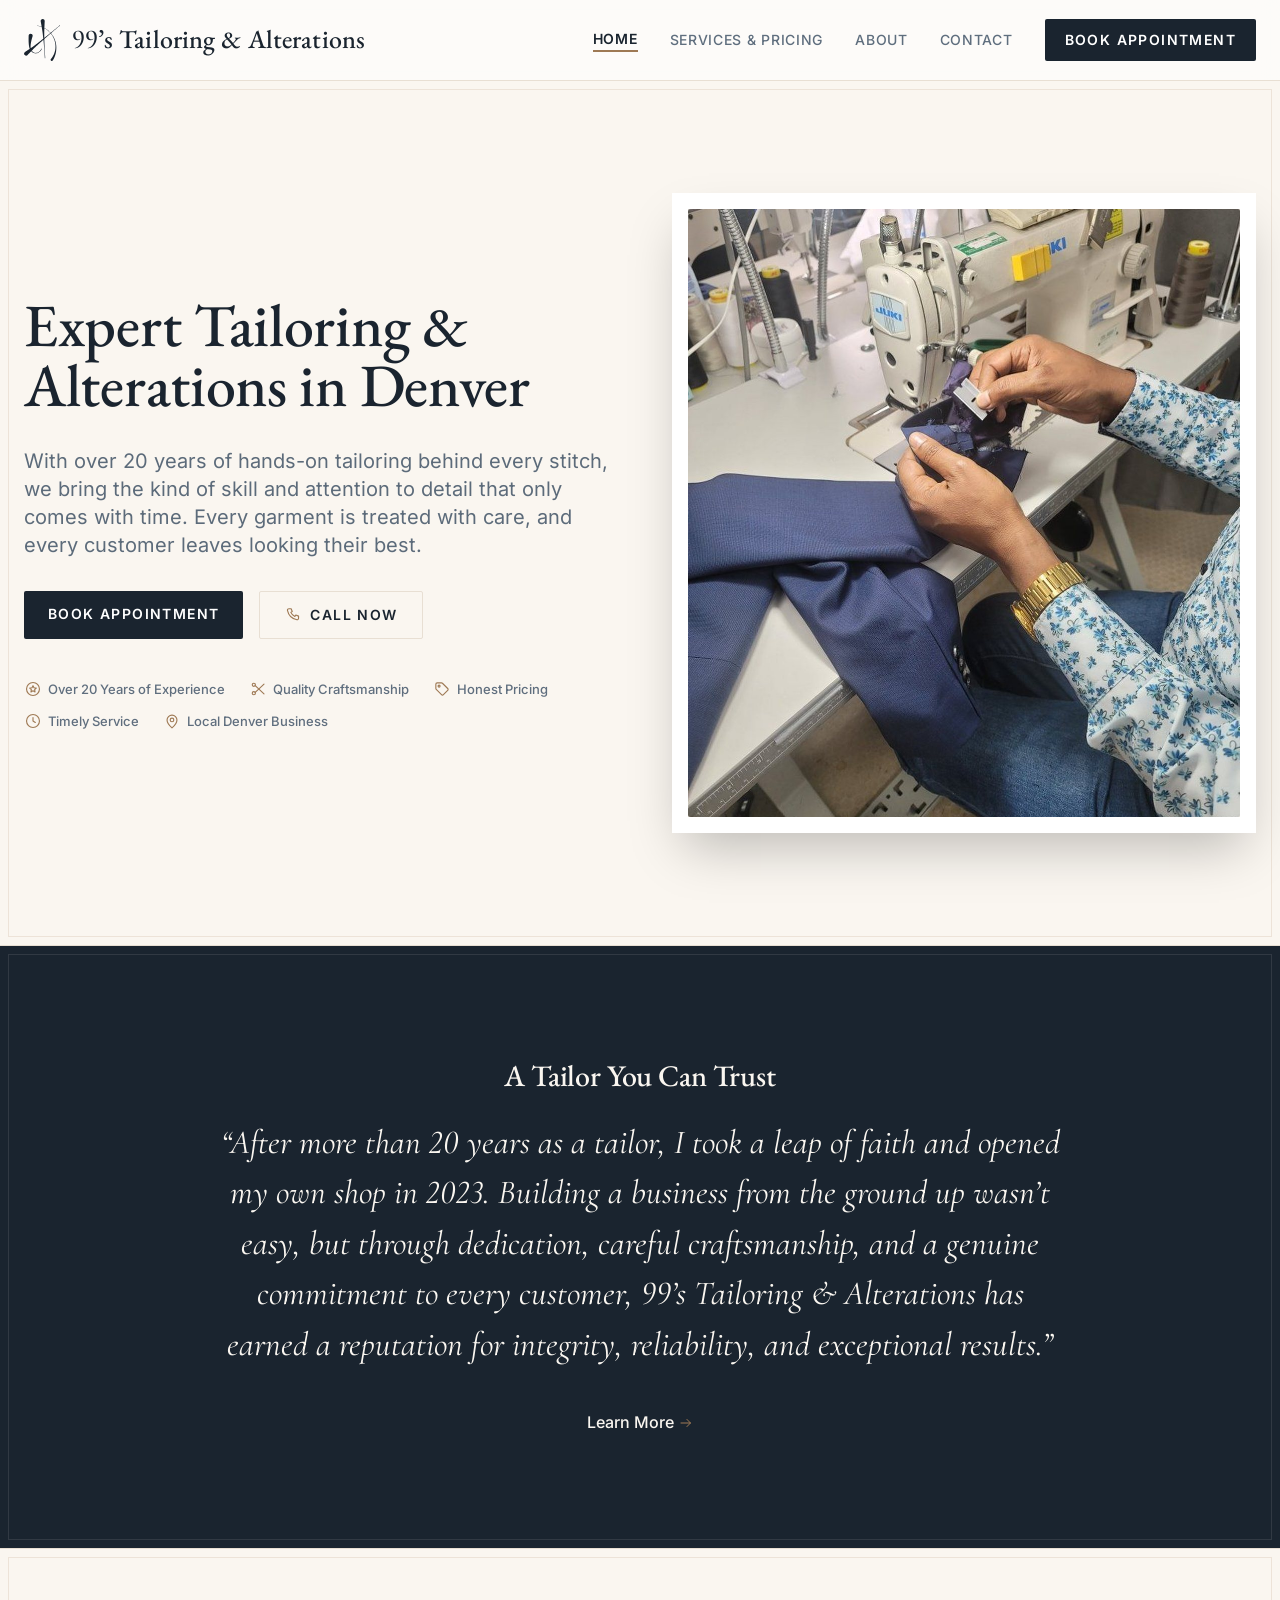
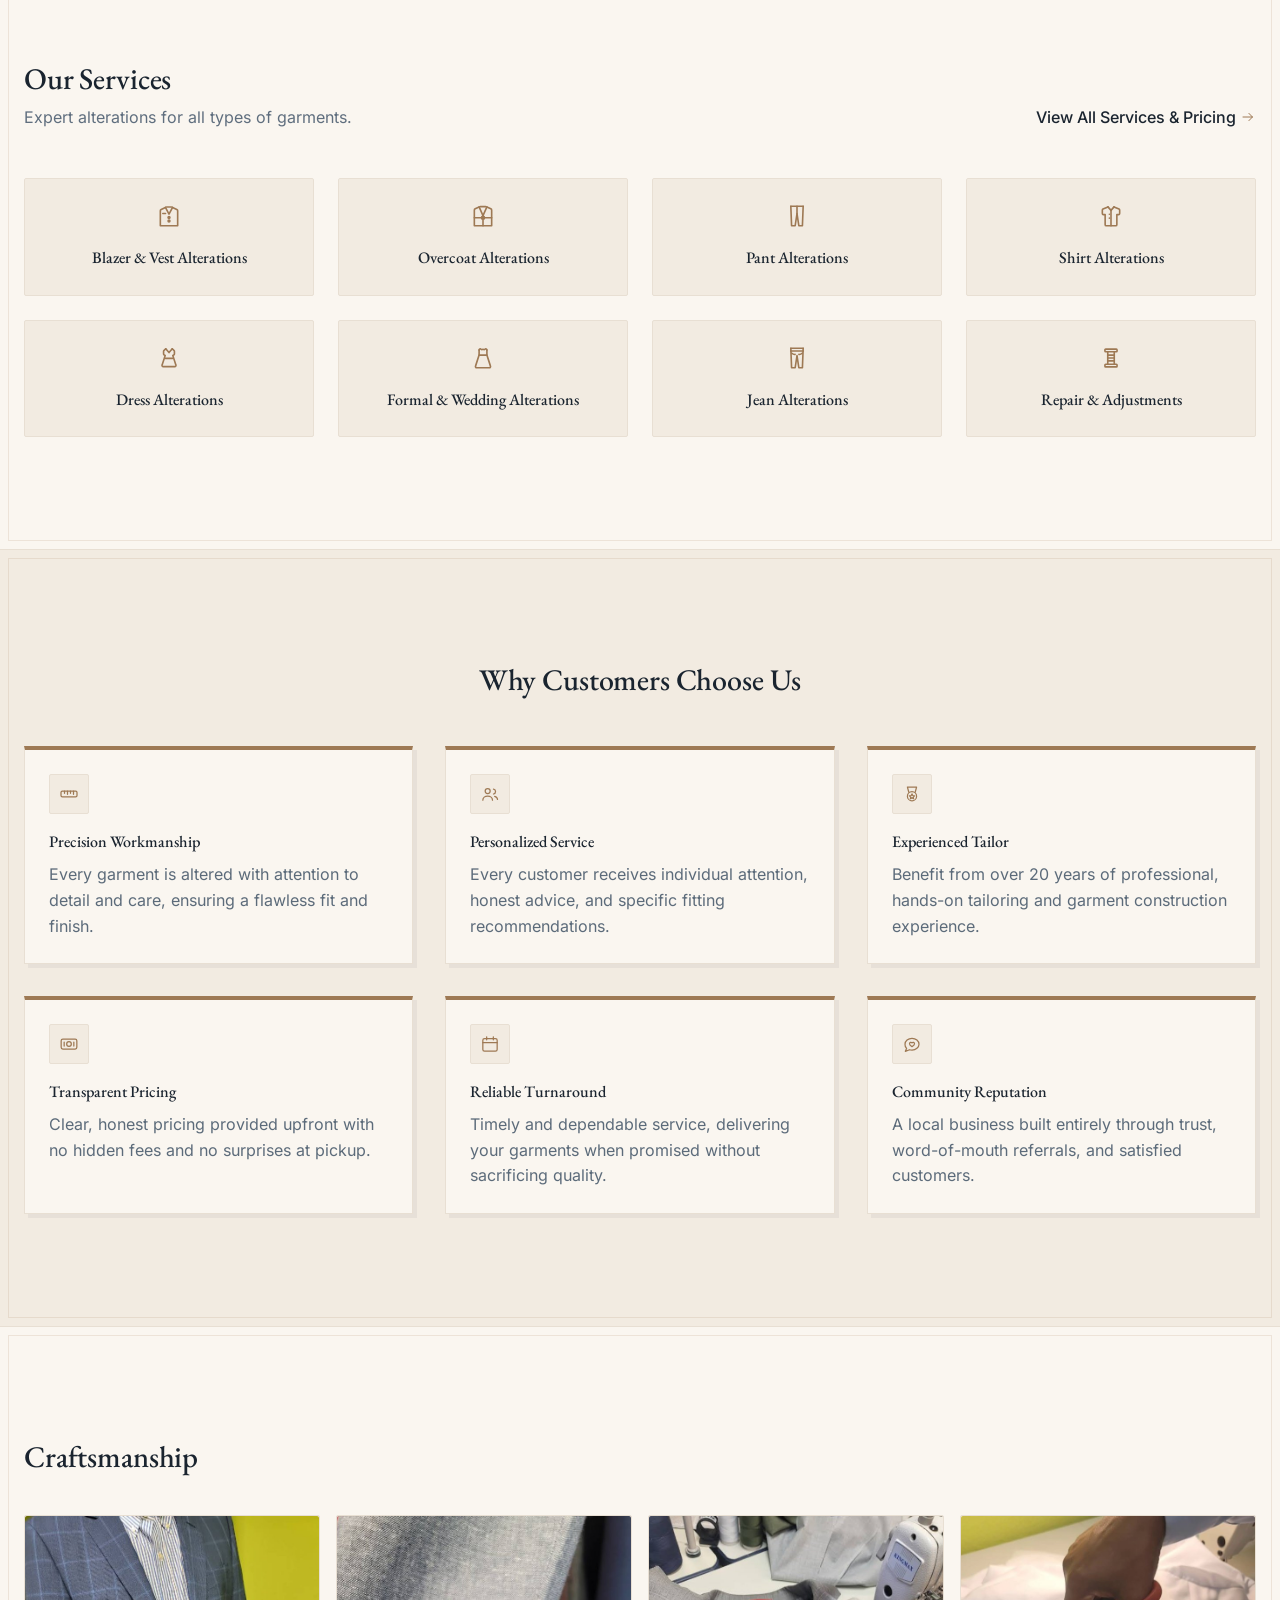
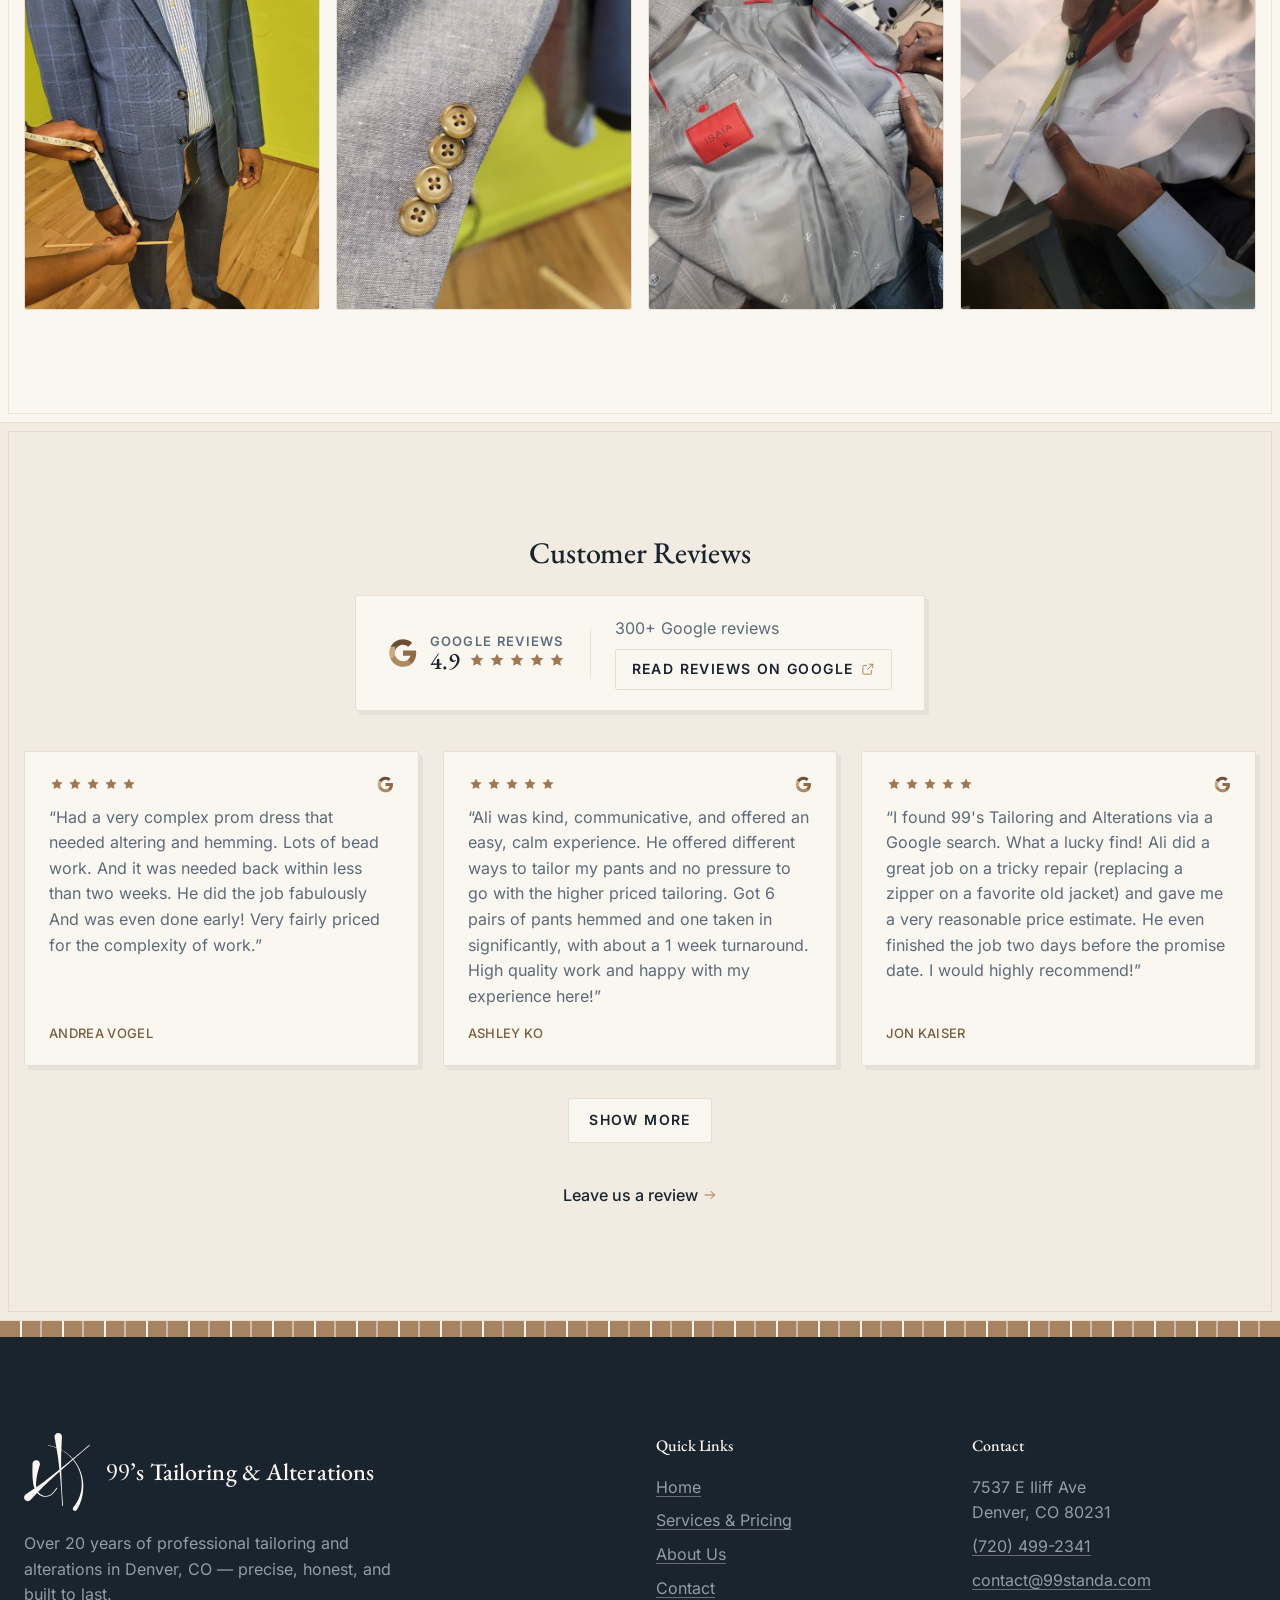
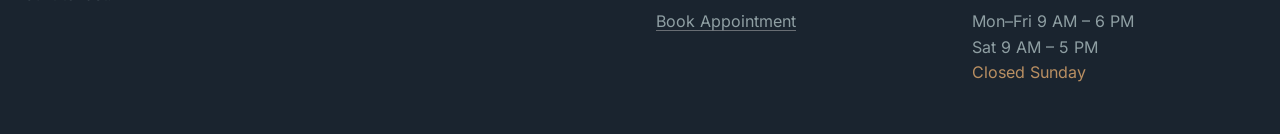
<file: index.html>
<!DOCTYPE html>
<html lang="en-US">
<head>
<meta charset="UTF-8">
<meta name="viewport" content="width=device-width, initial-scale=1.0">
<title>99’s Tailoring &amp; Alterations | Expert Tailor in Denver, CO</title>
<meta name="description" content="Expert tailoring and alterations in Denver, CO. Over 20 years of experience — precision workmanship on suits, dresses, pants, shirts and more.">
<link rel="canonical" href="https://www.99standa.com/">
<link rel="icon" type="image/svg+xml" href="favicon.svg">
<link rel="alternate icon" type="image/png" href="favicon.png">
<meta name="theme-color" content="#1A242F">
<meta property="og:type" content="website">
<meta property="og:site_name" content="99’s Tailoring &amp; Alterations">
<meta property="og:locale" content="en_US">
<meta property="og:title" content="99’s Tailoring &amp; Alterations | Expert Tailor in Denver, CO">
<meta property="og:description" content="Expert tailoring and alterations in Denver, CO. Over 20 years of experience — precision workmanship on suits, dresses, pants, shirts and more.">
<meta property="og:url" content="https://www.99standa.com/">
<meta property="og:image" content="https://www.99standa.com/assets/img/og-image.jpg">
<meta property="og:image:width" content="1200">
<meta property="og:image:height" content="630">
<meta property="og:image:alt" content="Trimming a seam on a navy suit jacket at the sewing machine">
<meta name="twitter:card" content="summary_large_image">
<link rel="stylesheet" href="assets/styles.css">
<script type="application/ld+json">
    {
      "@context": "https://schema.org",
      "@type": "LocalBusiness",
      "additionalType": "http://www.productontology.org/id/Tailor",
      "name": "99's Tailoring & Alterations",
      "url": "https://www.99standa.com/",
      "telephone": "+1-720-499-2341",
      "email": "contact@99standa.com",
      "priceRange": "$$",
      "currenciesAccepted": "USD",
      "foundingDate": "2023",
      "address": {
        "@type": "PostalAddress",
        "streetAddress": "7537 E Iliff Ave",
        "addressLocality": "Denver",
        "addressRegion": "CO",
        "postalCode": "80231",
        "addressCountry": "US"
      },
      "geo": { "@type": "GeoCoordinates", "latitude": 39.67499, "longitude": -104.90103 },
      "areaServed": [
        { "@type": "City", "name": "Denver" },
        { "@type": "City", "name": "Aurora" },
        { "@type": "City", "name": "Glendale" },
        { "@type": "City", "name": "Cherry Hills Village" }
      ],
      "openingHoursSpecification": [
        { "@type": "OpeningHoursSpecification",
          "dayOfWeek": ["Monday","Tuesday","Wednesday","Thursday","Friday"],
          "opens": "09:00", "closes": "18:00" },
        { "@type": "OpeningHoursSpecification", "dayOfWeek": "Saturday",
          "opens": "09:00", "closes": "17:00" }
      ],
      "hasOfferCatalog": {
        "@type": "OfferCatalog",
        "name": "Alterations",
        "itemListElement": [
          { "@type": "OfferCatalog", "name": "Blazer / Coat", "itemListElement": [
            { "@type": "Offer", "priceCurrency": "USD", "price": "56", "itemOffered": { "@type": "Service", "name": "Shorten sleeve (from cuff)" } },
            { "@type": "Offer", "priceCurrency": "USD", "price": "50", "itemOffered": { "@type": "Service", "name": "Taper sleeve" } },
            { "@type": "Offer", "priceCurrency": "USD", "price": "60", "itemOffered": { "@type": "Service", "name": "Side in/out" } },
            { "@type": "Offer", "priceCurrency": "USD", "price": "90", "itemOffered": { "@type": "Service", "name": "Reduce chest" } },
            { "@type": "Offer", "priceCurrency": "USD", "price": "140", "itemOffered": { "@type": "Service", "name": "Shorten coat" } }
          ]},
          { "@type": "OfferCatalog", "name": "Pants", "itemListElement": [
            { "@type": "Offer", "priceCurrency": "USD", "price": "25", "itemOffered": { "@type": "Service", "name": "Hem" } },
            { "@type": "Offer", "priceCurrency": "USD", "price": "42", "itemOffered": { "@type": "Service", "name": "Full taper" } },
            { "@type": "Offer", "priceCurrency": "USD", "price": "40", "itemOffered": { "@type": "Service", "name": "Waist seat in/out" } },
            { "@type": "Offer", "priceCurrency": "USD", "price": "36", "itemOffered": { "@type": "Service", "name": "Change zipper" } }
          ]},
          { "@type": "OfferCatalog", "name": "Shirts", "itemListElement": [
            { "@type": "Offer", "priceCurrency": "USD", "price": "38", "itemOffered": { "@type": "Service", "name": "Shorten sleeve" } },
            { "@type": "Offer", "priceCurrency": "USD", "price": "30", "itemOffered": { "@type": "Service", "name": "Shorten bottom" } },
            { "@type": "Offer", "priceCurrency": "USD", "price": "32", "itemOffered": { "@type": "Service", "name": "Side in" } }
          ]},
          { "@type": "OfferCatalog", "name": "Jeans", "itemListElement": [
            { "@type": "Offer", "priceCurrency": "USD", "price": "25", "itemOffered": { "@type": "Service", "name": "Plain hem" } },
            { "@type": "Offer", "priceCurrency": "USD", "price": "40", "itemOffered": { "@type": "Service", "name": "Original hem" } },
            { "@type": "Offer", "priceSpecification": { "@type": "PriceSpecification", "priceCurrency": "USD", "minPrice": "36", "maxPrice": "46" }, "itemOffered": { "@type": "Service", "name": "Taper legs" } }
          ]},
          { "@type": "OfferCatalog", "name": "Dresses", "itemListElement": [
            { "@type": "Offer", "priceCurrency": "USD", "price": "68", "itemOffered": { "@type": "Service", "name": "Hemming" }, "description": "Starting price, based on width" },
            { "@type": "Offer", "priceCurrency": "USD", "price": "68", "itemOffered": { "@type": "Service", "name": "Side in" }, "description": "Starting price" },
            { "@type": "Offer", "priceCurrency": "USD", "price": "100", "itemOffered": { "@type": "Service", "name": "Bridesmaid dress, side in" }, "description": "Starting price" }
          ]}
        ]
      }
    }
    </script>
</head>
<body class="p-home bg-slate-50 text-slate-800 antialiased selection:bg-slate-200 selection:text-slate-900 flex flex-col min-h-screen">

<a class="skip-link" href="#main">Skip to content</a>

<svg width="0" height="0" style="position:absolute" aria-hidden="true" focusable="false"><defs>
      <symbol id="i-google" viewBox="0 0 48 48">
        <path fill="#6F4F33" d="M24 10.75c3.23 0 6.13 1.11 8.41 3.29l6.31-6.31C34.91 4.18 29.93 2 24 2 15.4 2 7.96 6.93 4.34 14.12l7.35 5.7c1.73-5.2 6.58-9.07 12.31-9.07z"/>
        <path fill="#8E6B47" d="M45.12 24.5c0-1.56-.14-3.06-.4-4.5H24v8.51h11.84c-.51 2.75-2.06 5.08-4.39 6.64v5.52h7.11c4.16-3.83 6.56-9.47 6.56-16.17z"/>
        <path fill="#AD8A62" d="M24 46c5.94 0 10.92-1.97 14.56-5.33l-7.11-5.52c-1.97 1.32-4.49 2.1-7.45 2.1-5.73 0-10.58-3.87-12.31-9.07H4.34v5.7C7.96 41.07 15.4 46 24 46z"/>
        <path fill="#C9AA85" d="M11.69 28.18C11.25 26.86 11 25.45 11 24s.25-2.86.69-4.18v-5.7H4.34C2.85 17.09 2 20.45 2 24s.85 6.91 2.34 9.88l7.35-5.7z"/>
      </symbol>
      <symbol id="i-overcoat" viewBox="0 0 24 24">
        <path d="M8.4 3.6 4.8 5.3A1.4 1.4 0 0 0 4 6.6V21h16V6.6a1.4 1.4 0 0 0-.8-1.3l-3.6-1.7"/>
        <path d="M8.4 3.6 12 11.6l3.6-8"/><path d="M9.5 3.3h5"/><path d="M12 11.6V21"/>
        <path d="M4 13.6h16"/><rect x="10.85" y="12.5" width="2.3" height="2.2" rx=".4"/>
      </symbol>
      <symbol id="i-blazer" viewBox="0 0 24 24">
        <path d="M8.7 4.1 4.8 5.9A1.4 1.4 0 0 0 4 7.2V21h16V7.2a1.4 1.4 0 0 0-.8-1.3l-3.9-1.8"/>
        <path d="M8.7 4.1 12 10.2l3.3-6.1"/><path d="M9.7 3.7h4.6"/><path d="M6.3 9.7h2.5"/>
        <circle cx="12" cy="13.4" r=".85"/><circle cx="12" cy="16.7" r=".85"/>
      </symbol>
      <symbol id="i-pants" viewBox="0 0 24 24">
        <path d="M6.3 3h11.4"/><path d="M6.3 3 7 21h3.3L12 9.8 13.7 21H17l.7-18"/><path d="M12 3v6.8"/>
      </symbol>
      <symbol id="i-jeans" viewBox="0 0 24 24">
        <path d="M6.3 3h11.4"/><path d="M6.25 5.5h11.5"/>
        <path d="M6.3 3 7 21h3.3L12 9.8 13.7 21H17l.7-18"/>
        <path d="M7.2 7.6c1 .9 2.1 1.2 3 1.1"/><path d="M16.8 7.6c-1 .9-2.1 1.2-3 1.1"/>
      </symbol>
      <symbol id="i-shirt" viewBox="0 0 24 24">
        <path d="M9.2 3.6 4.6 5.6A1.1 1.1 0 0 0 4 6.6v3.1a1 1 0 0 0 1 1h1.6V20a1 1 0 0 0 1 1h8.8a1 1 0 0 0 1-1v-9.3H19a1 1 0 0 0 1-1V6.6a1.1 1.1 0 0 0-.6-1l-4.6-2"/>
        <path d="M9.2 3.6 12 6.8l2.8-3.2"/><path d="M12 6.8V21"/>
        <path d="M10.5 10.4h.01M10.5 14h.01"/>
      </symbol>
      <symbol id="i-dress" viewBox="0 0 24 24">
        <path d="M9 3.5 12 7l3-3.5"/>
        <path d="M9 3.5 7.4 5a1 1 0 0 0-.4.8v2.4c0 .45.25.86.65 1.07l.85.45-2.85 8.7A1.1 1.1 0 0 0 6.7 20h10.6a1.1 1.1 0 0 0 1.05-1.58l-2.85-8.7.85-.45c.4-.21.65-.62.65-1.07V5.8a1 1 0 0 0-.4-.8L15 3.5"/>
        <path d="M8.7 12.4h6.6"/>
      </symbol>
      <symbol id="i-gown" viewBox="0 0 24 24">
        <path d="M8.4 4.7c0-1 1.1-1.5 1.8-.8.5.5 1.1.5 1.6 0h.4c.5.5 1.1.5 1.6 0 .7-.7 1.8-.2 1.8.8"/>
        <path d="M8.4 4.7v4.6L5.1 19.5A1.1 1.1 0 0 0 6.15 21h11.7a1.1 1.1 0 0 0 1.05-1.5L15.6 9.3V4.7"/>
        <path d="M8.4 9.3h7.2"/>
      </symbol>
      <symbol id="i-spool" viewBox="0 0 24 24">
        <rect x="6.4" y="3.8" width="11.2" height="2.4" rx=".7"/>
        <rect x="6.4" y="17.8" width="11.2" height="2.4" rx=".7"/>
        <path d="M9 6.2v11.6M15 6.2v11.6"/>
        <path d="M9 9.4h6M9 12h6M9 14.6h6"/>
      </symbol>
      <symbol id="i-scissors" viewBox="0 0 24 24">
        <circle cx="6.4" cy="17.6" r="2.1"/><circle cx="6.4" cy="6.4" r="2.1"/>
        <path d="M8.3 7.6 20 18.4"/><path d="M8.3 16.4 20 5.6"/>
      </symbol>
      <symbol id="i-ruler" viewBox="0 0 24 24">
        <rect x="2.4" y="8.6" width="19.2" height="6.8" rx="1.6"/>
        <path d="M6.6 8.6v2.6M10.2 8.6v3.7M13.8 8.6v2.6M17.4 8.6v3.7"/>
      </symbol>
      <symbol id="i-users" viewBox="0 0 24 24">
        <circle cx="9.2" cy="8.4" r="3"/>
        <path d="M3.4 19.4c0-2.9 2.6-4.8 5.8-4.8s5.8 1.9 5.8 4.8"/>
        <path d="M16.2 6.1a3 3 0 0 1 0 5.9"/><path d="M17.6 14.9c2 .6 3.4 1.9 3.4 3.6"/>
      </symbol>
      <symbol id="i-medal" viewBox="0 0 24 24">
        <circle cx="12" cy="14.6" r="5.5"/>
        <path d="m12 11.9.95 1.9 2.1.3-1.5 1.5.35 2.1-1.9-1-1.9 1 .35-2.1-1.5-1.5 2.1-.3Z"/>
        <path d="M8.1 9.6 6.5 3.8h11L15.9 9.6"/>
      </symbol>
      <symbol id="i-money" viewBox="0 0 24 24">
        <rect x="2.6" y="6" width="18.8" height="12" rx="2"/><circle cx="12" cy="12" r="2.8"/>
        <path d="M6.2 9.6v4.8M17.8 9.6v4.8"/>
      </symbol>
      <symbol id="i-calendar" viewBox="0 0 24 24">
        <rect x="3.4" y="5.4" width="17.2" height="15.2" rx="2"/>
        <path d="M8 3.4v3.6M16 3.4v3.6M3.4 10.4h17.2"/>
      </symbol>
      <symbol id="i-chat-heart" viewBox="0 0 24 24">
        <path d="M20.4 12.2c0 3.9-3.8 7.1-8.4 7.1-1 0-2-.15-2.9-.42L4 20.8l1.5-3.5a6.8 6.8 0 0 1-1.9-5.1c0-3.9 3.8-7.1 8.4-7.1s8.4 3.2 8.4 7.1Z"/>
        <path d="M12 15.1s-3-1.7-3-3.5a1.7 1.7 0 0 1 3-1.05 1.7 1.7 0 0 1 3 1.05c0 1.8-3 3.5-3 3.5Z"/>
      </symbol>
      <symbol id="i-star-circle" viewBox="0 0 24 24">
        <circle cx="12" cy="12" r="8.6"/>
        <path d="m12 7.6 1.35 2.75 3 .43-2.17 2.12.51 3L12 14.48l-2.69 1.42.51-3-2.17-2.12 3-.43Z"/>
      </symbol>
      <symbol id="i-tag" viewBox="0 0 24 24">
        <path d="M3.8 11.3V5.6a1.8 1.8 0 0 1 1.8-1.8h5.7c.48 0 .94.19 1.28.53l7 7a1.8 1.8 0 0 1 0 2.55l-5.7 5.7a1.8 1.8 0 0 1-2.55 0l-7-7a1.8 1.8 0 0 1-.53-1.28Z"/>
        <circle cx="8.1" cy="8.1" r="1.35"/>
      </symbol>
      <symbol id="i-clock" viewBox="0 0 24 24">
        <circle cx="12" cy="12" r="8.6"/><path d="M12 7.3V12l3.1 1.9"/>
      </symbol>
      <symbol id="i-pin" viewBox="0 0 24 24">
        <path d="M12 21.2s6.6-5.6 6.6-10.4A6.6 6.6 0 0 0 5.4 10.8c0 4.8 6.6 10.4 6.6 10.4Z"/>
        <circle cx="12" cy="10.6" r="2.4"/>
      </symbol>
      <symbol id="i-phone" viewBox="0 0 24 24">
        <path d="M6.6 3.6h2.9l1.5 3.7-1.9 1.2a10.6 10.6 0 0 0 5.4 5.4l1.2-1.9 3.7 1.5v2.9a2 2 0 0 1-2.2 2A16.4 16.4 0 0 1 4.6 5.8a2 2 0 0 1 2-2.2Z"/>
      </symbol>
      <symbol id="i-arrow-right" viewBox="0 0 24 24">
        <path d="M4.5 12h14.2"/><path d="m13.4 6.6 5.3 5.4-5.3 5.4"/>
      </symbol>
      <symbol id="i-external" viewBox="0 0 24 24">
        <path d="M14 3.8h6.2V10"/><path d="M20.2 3.8 11.4 12.6"/>
        <path d="M18.2 14.6V19a1.8 1.8 0 0 1-1.8 1.8H5A1.8 1.8 0 0 1 3.2 19V7.6A1.8 1.8 0 0 1 5 5.8h4.6"/>
      </symbol>
      <symbol id="i-menu" viewBox="0 0 24 24"><path d="M4 7h16M4 12h16M4 17h16"/></symbol>
      <symbol id="i-x" viewBox="0 0 24 24"><path d="M6 6 18 18M18 6 6 18"/></symbol>
      <symbol id="i-star" viewBox="0 0 24 24">
        <path d="m12 3.6 2.6 5.28 5.82.85-4.21 4.1 1 5.79L12 16.88l-5.21 2.74 1-5.79-4.21-4.1 5.82-.85Z"/>
      </symbol>
    </defs></svg>

<header class="bg-white/80 backdrop-blur-md border-b border-slate-200 sticky top-0 z-50">
      <div class="max-w-7xl mx-auto px-4 sm:px-6 h-20 flex items-center justify-between gap-3">
        <a href="" class="flex items-center gap-2.5 sm:gap-3 min-w-0" aria-label="99&rsquo;s Tailoring &amp; Alterations — home">
          <img class="brand-mark" src="assets/logo-navy.svg" alt="" width="42" height="50">
          <span class="brand-name text-slate-900 text-[1.02rem] sm:text-[1.34rem] lg:text-[1.5rem] xl:text-[1.62rem]"><span class="num">99</span>&rsquo;s Tailoring &amp; Alterations</span>
        </a>
        <nav aria-label="Main" class="hidden lg:flex items-center gap-5 xl:gap-8">
          <a href="" class="nav-link text-sm text-slate-900 font-semibold" aria-current="page">Home</a>
          <a href="services/" class="nav-link text-sm font-medium text-slate-500 hover:text-slate-900 transition-colors">Services &amp; Pricing</a>
          <a href="about/" class="nav-link text-sm font-medium text-slate-500 hover:text-slate-900 transition-colors">About</a>
          <a href="contact/" class="nav-link text-sm font-medium text-slate-500 hover:text-slate-900 transition-colors">Contact</a>
          <a href="book/" class="bg-slate-900 text-white px-5 py-2.5 rounded-md text-sm font-medium hover:bg-slate-800 transition-colors shadow-sm">Book Appointment</a>
        </nav>
        <button id="mobile-menu-btn" class="lg:hidden text-slate-600 hover:text-slate-900 focus:outline-none flex-none" aria-label="Menu" aria-expanded="false" aria-controls="mobile-menu">
          <svg aria-hidden="true" focusable="false" class="ic ic-ink text-2xl" style="width:1.5rem;height:1.5rem"><use href="#i-menu"></use></svg>
        </button>
      </div>
      <nav id="mobile-menu" aria-label="Mobile" class="hidden lg:hidden bg-white border-b border-slate-200 absolute w-full left-0 top-20 shadow-sm">
        <div class="flex flex-col px-6 py-4 space-y-4">
          <a href="" class="nav-link text-sm text-slate-900 font-semibold block" aria-current="page">Home</a>
          <a href="services/" class="nav-link text-sm font-medium text-slate-500 hover:text-slate-900 block">Services &amp; Pricing</a>
          <a href="about/" class="nav-link text-sm font-medium text-slate-500 hover:text-slate-900 block">About</a>
          <a href="contact/" class="nav-link text-sm font-medium text-slate-500 hover:text-slate-900 block">Contact</a>
          <a href="book/" class="nav-link text-sm font-medium text-slate-500 hover:text-slate-900 block">Book Appointment</a>
        </div>
      </nav>
    </header>

<main id="main" class="flex-grow flex flex-col ">

        <!-- Hero -->
        <section class="bg-white py-10 md:py-24 border-b border-slate-200">
          <div class="hero-grid sm:px-6 grid md:grid-cols-2 gap-10 md:gap-12 max-w-7xl mr-auto ml-auto pr-5 pl-5 items-center">
            <div class="">
              <h1 class="font-serif text-4xl sm:text-5xl md:text-6xl text-slate-900 leading-tight mb-5 md:mb-8 text-center md:text-left">
                Expert Tailoring &amp; Alterations in Denver
              </h1>
              <p class="text-lg md:text-xl text-slate-600 mb-8 leading-relaxed font-light text-center md:text-left">
                With over 20 years of hands-on tailoring behind every stitch, we bring the kind of skill and attention to detail that only comes with time. Every garment is treated with care, and every customer leaves looking their best.
              </p>
              <div class="flex flex-col sm:flex-row gap-3 md:gap-4 mb-8 md:mb-10 justify-center md:justify-start">
                <a href="book/" class="bg-slate-900 text-white px-6 py-3.5 md:py-3 rounded-md text-sm font-medium hover:bg-slate-800 transition-colors shadow-sm w-full sm:w-auto text-center flex justify-center">Book Appointment</a>
                <a href="tel:+17204992341" class="bg-white text-slate-900 border border-slate-200 px-6 py-3.5 md:py-3 rounded-md text-sm font-medium hover:bg-slate-50 transition-colors flex items-center justify-center gap-2 shadow-sm w-full sm:w-auto">
                  <svg aria-hidden="true" focusable="false" class="ic" style="width:18px;height:18px"><use href="#i-phone"></use></svg>
                  Call Now
                </a>
              </div>
              <div class="flex flex-wrap justify-center md:justify-start gap-x-4 md:gap-x-6 gap-y-2.5 md:gap-y-3 text-xs sm:text-sm text-slate-500 font-medium">
                <span class="flex items-center gap-1.5"><svg aria-hidden="true" focusable="false" class="ic" style="width:18px;height:18px"><use href="#i-star-circle"></use></svg><span>Over 20 Years of Experience</span></span>
                <span class="flex items-center gap-1.5"><svg aria-hidden="true" focusable="false" class="ic" style="width:18px;height:18px"><use href="#i-scissors"></use></svg>Quality Craftsmanship</span>
                <span class="flex items-center gap-1.5"><svg aria-hidden="true" focusable="false" class="ic" style="width:18px;height:18px"><use href="#i-tag"></use></svg>Honest Pricing</span>
                <span class="flex items-center gap-1.5"><svg aria-hidden="true" focusable="false" class="ic" style="width:18px;height:18px"><use href="#i-clock"></use></svg>Timely Service</span>
                <span class="flex items-center gap-1.5"><svg aria-hidden="true" focusable="false" class="ic" style="width:18px;height:18px"><use href="#i-pin"></use></svg>Local Denver Business</span>
              </div>
            </div>
            <div class="relative h-[22rem] sm:h-96 md:h-[40rem] rounded-none overflow-hidden border-8 md:border-[16px] border-white shadow-2xl bg-slate-100 mt-6 md:mt-0">
              <img src="assets/img/hero.jpg" alt="Ali trimming a seam on a navy suit jacket at the sewing machine in the Denver shop" width="1100" height="1467" fetchpriority="high" decoding="async" class="w-full h-full object-cover">
            </div>
          </div>
        </section>

        <!-- About Preview -->
        <section class="py-20 bg-slate-50 border-b border-slate-200 theme-dark">
          <div class="max-w-4xl mx-auto px-6 text-center">
            <h2 class="text-2xl md:text-3xl font-medium tracking-tight text-slate-900 mb-6">A Tailor You Can Trust</h2>
            <p class="pull-quote text-slate-600 mb-10 max-w-4xl mx-auto">
              &ldquo;After more than 20 years as a tailor, I took a leap of faith and opened my own shop in 2023. Building a business from the ground up wasn&rsquo;t easy, but through dedication, careful craftsmanship, and a genuine commitment to every customer, 99&rsquo;s Tailoring &amp; Alterations has earned a reputation for integrity, reliability, and exceptional results.&rdquo;
            </p>
            <a href="about/" class="text-sm font-medium text-slate-900 hover:text-slate-600 flex items-center justify-center gap-1 mx-auto transition-colors">
              Learn More <svg aria-hidden="true" focusable="false" class="ic" style="width:16px;height:16px"><use href="#i-arrow-right"></use></svg>
            </a>
          </div>
        </section>

        <!-- Services Preview -->
        <section class="py-20 bg-white border-b border-slate-200">
          <div class="max-w-7xl mx-auto px-6">
            <div class="flex justify-between items-end mb-12">
              <div>
                <h2 class="text-2xl md:text-3xl font-medium tracking-tight text-slate-900 mb-2">Our Services</h2>
                <p class="text-slate-500 text-sm">Expert alterations for all types of garments.</p>
              </div>
              <a href="services/" class="hidden md:flex text-sm font-medium text-slate-900 hover:text-slate-600 items-center gap-1 transition-colors">
                View All Services &amp; Pricing <svg aria-hidden="true" focusable="false" class="ic" style="width:16px;height:16px"><use href="#i-arrow-right"></use></svg>
              </a>
            </div>
            <div class="grid grid-cols-2 md:grid-cols-4 gap-4 md:gap-6 mb-8 md:mb-0">
              <div class="bg-slate-50 border border-slate-100 p-6 rounded-lg text-center hover:border-slate-200 transition-colors"><svg aria-hidden="true" focusable="false" class="ic mb-3 mx-auto" style="width:26px;height:26px"><use href="#i-blazer"></use></svg><h3 class="text-sm font-medium text-slate-900">Blazer &amp; Vest Alterations</h3></div>
              <div class="bg-slate-50 border border-slate-100 p-6 rounded-lg text-center hover:border-slate-200 transition-colors"><svg aria-hidden="true" focusable="false" class="ic mb-3 mx-auto" style="width:26px;height:26px"><use href="#i-overcoat"></use></svg><h3 class="text-sm font-medium text-slate-900">Overcoat Alterations</h3></div>
              <div class="bg-slate-50 border border-slate-100 p-6 rounded-lg text-center hover:border-slate-200 transition-colors"><svg aria-hidden="true" focusable="false" class="ic mb-3 mx-auto" style="width:26px;height:26px"><use href="#i-pants"></use></svg><h3 class="text-sm font-medium text-slate-900">Pant Alterations</h3></div>
              <div class="bg-slate-50 border border-slate-100 p-6 rounded-lg text-center hover:border-slate-200 transition-colors"><svg aria-hidden="true" focusable="false" class="ic mb-3 mx-auto" style="width:26px;height:26px"><use href="#i-shirt"></use></svg><h3 class="text-sm font-medium text-slate-900">Shirt Alterations</h3></div>
              <div class="bg-slate-50 border border-slate-100 p-6 rounded-lg text-center hover:border-slate-200 transition-colors"><svg aria-hidden="true" focusable="false" class="ic mb-3 mx-auto" style="width:26px;height:26px"><use href="#i-dress"></use></svg><h3 class="text-sm font-medium text-slate-900">Dress Alterations</h3></div>
              <div class="bg-slate-50 border border-slate-100 p-6 rounded-lg text-center hover:border-slate-200 transition-colors"><svg aria-hidden="true" focusable="false" class="ic mb-3 mx-auto" style="width:26px;height:26px"><use href="#i-gown"></use></svg><h3 class="text-sm font-medium text-slate-900">Formal &amp; Wedding Alterations</h3></div>
              <div class="bg-slate-50 border border-slate-100 p-6 rounded-lg text-center hover:border-slate-200 transition-colors"><svg aria-hidden="true" focusable="false" class="ic mb-3 mx-auto" style="width:26px;height:26px"><use href="#i-jeans"></use></svg><h3 class="text-sm font-medium text-slate-900">Jean Alterations</h3></div>
              <div class="bg-slate-50 border border-slate-100 p-6 rounded-lg text-center hover:border-slate-200 transition-colors"><svg aria-hidden="true" focusable="false" class="ic mb-3 mx-auto" style="width:26px;height:26px"><use href="#i-spool"></use></svg><h3 class="text-sm font-medium text-slate-900">Repair &amp; Adjustments</h3></div>
            </div>
            <a href="services/" class="md:hidden mt-6 text-sm font-medium text-slate-900 flex items-center justify-center w-full gap-1">View All Services &amp; Pricing <svg aria-hidden="true" focusable="false" class="ic" style="width:16px;height:16px"><use href="#i-arrow-right"></use></svg></a>
          </div>
        </section>

        <!-- Why Customers Choose Us -->
        <section class="py-20 bg-slate-50 border-b border-slate-200">
          <div class="max-w-7xl mx-auto px-6">
            <h2 class="text-2xl md:text-3xl font-medium tracking-tight text-slate-900 mb-12 text-center">Why Customers Choose Us</h2>
            <div class="grid md:grid-cols-3 gap-8">
              <div class="bg-white p-6 rounded-lg border border-slate-200 shadow-sm"><div class="w-10 h-10 bg-slate-100 rounded-md flex items-center justify-center mb-4 border border-slate-200"><svg aria-hidden="true" focusable="false" class="ic" style="width:20px;height:20px"><use href="#i-ruler"></use></svg></div><h3 class="text-base font-medium text-slate-900 mb-2">Precision Workmanship</h3><p class="text-sm text-slate-600 leading-relaxed">Every garment is altered with attention to detail and care, ensuring a flawless fit and finish.</p></div>
              <div class="bg-white p-6 rounded-lg border border-slate-200 shadow-sm"><div class="w-10 h-10 bg-slate-100 rounded-md flex items-center justify-center mb-4 border border-slate-200"><svg aria-hidden="true" focusable="false" class="ic" style="width:20px;height:20px"><use href="#i-users"></use></svg></div><h3 class="text-base font-medium text-slate-900 mb-2">Personalized Service</h3><p class="text-sm text-slate-600 leading-relaxed">Every customer receives individual attention, honest advice, and specific fitting recommendations.</p></div>
              <div class="bg-white p-6 rounded-lg border border-slate-200 shadow-sm"><div class="w-10 h-10 bg-slate-100 rounded-md flex items-center justify-center mb-4 border border-slate-200"><svg aria-hidden="true" focusable="false" class="ic" style="width:20px;height:20px"><use href="#i-medal"></use></svg></div><h3 class="text-base font-medium text-slate-900 mb-2">Experienced Tailor</h3><p class="text-sm text-slate-600 leading-relaxed">Benefit from over 20 years of professional, hands-on tailoring and garment construction experience.</p></div>
              <div class="bg-white p-6 rounded-lg border border-slate-200 shadow-sm"><div class="w-10 h-10 bg-slate-100 rounded-md flex items-center justify-center mb-4 border border-slate-200"><svg aria-hidden="true" focusable="false" class="ic" style="width:20px;height:20px"><use href="#i-money"></use></svg></div><h3 class="text-base font-medium text-slate-900 mb-2">Transparent Pricing</h3><p class="text-sm text-slate-600 leading-relaxed">Clear, honest pricing provided upfront with no hidden fees and no surprises at pickup.</p></div>
              <div class="bg-white p-6 rounded-lg border border-slate-200 shadow-sm"><div class="w-10 h-10 bg-slate-100 rounded-md flex items-center justify-center mb-4 border border-slate-200"><svg aria-hidden="true" focusable="false" class="ic" style="width:20px;height:20px"><use href="#i-calendar"></use></svg></div><h3 class="text-base font-medium text-slate-900 mb-2">Reliable Turnaround</h3><p class="text-sm text-slate-600 leading-relaxed">Timely and dependable service, delivering your garments when promised without sacrificing quality.</p></div>
              <div class="bg-white p-6 rounded-lg border border-slate-200 shadow-sm"><div class="w-10 h-10 bg-slate-100 rounded-md flex items-center justify-center mb-4 border border-slate-200"><svg aria-hidden="true" focusable="false" class="ic" style="width:20px;height:20px"><use href="#i-chat-heart"></use></svg></div><h3 class="text-base font-medium text-slate-900 mb-2">Community Reputation</h3><p class="text-sm text-slate-600 leading-relaxed">A local business built entirely through trust, word-of-mouth referrals, and satisfied customers.</p></div>
            </div>
          </div>
        </section>

        <!-- Gallery -->
        <section class="py-20 bg-white border-b border-slate-200">
          <div class="max-w-7xl mx-auto px-6">
            <h2 class="text-2xl md:text-3xl font-medium tracking-tight text-slate-900 mb-10">Craftsmanship</h2>
            <div class="grid grid-cols-2 md:grid-cols-4 gap-4">
              <div class="aspect-square bg-slate-100 rounded-lg overflow-hidden border border-slate-200">
                <img src="assets/img/gallery-1.jpg" alt="Suit fitting measurement" width="741" height="905" loading="lazy" decoding="async" class="w-full h-full object-cover object-top">
              </div>
              <div class="aspect-square bg-slate-100 rounded-lg overflow-hidden border border-slate-200">
                <img src="assets/img/gallery-2.jpg" alt="Suit buttons detail" width="740" height="896" loading="lazy" decoding="async" class="w-full h-full object-cover object-center">
              </div>
              <div class="aspect-square bg-slate-100 rounded-lg overflow-hidden border border-slate-200">
                <img src="assets/img/gallery-3.jpg" alt="Suit jacket lining work" width="740" height="896" loading="lazy" decoding="async" class="w-full h-full object-cover object-center">
              </div>
              <div class="aspect-square bg-slate-100 rounded-lg overflow-hidden border border-slate-200">
                <img src="assets/img/gallery-4.jpg" alt="Fabric cutting detail" width="740" height="896" loading="lazy" decoding="async" class="w-full h-full object-cover object-center">
              </div>
            </div>
          </div>
        </section>

        <!-- Reviews -->
        <section class="py-20 bg-slate-50 border-b border-slate-200">
          <div class="max-w-7xl mx-auto px-6">
            <div class="text-center mb-10">
              <h2 class="text-2xl md:text-3xl font-medium tracking-tight text-slate-900 mb-6">Customer Reviews</h2>

              <!-- Google rating header -->
              <div class="g-card inline-flex flex-col sm:flex-row items-center gap-4 sm:gap-6 px-6 sm:px-8 py-5 text-left">
                <div class="flex items-center gap-3">
                  <svg viewBox="0 0 48 48" class="flex-none" style="width:30px;height:30px" aria-hidden="true"><use href="#i-google"></use></svg>
                  <div>
                    <div class="text-xs uppercase tracking-widest text-slate-500 font-semibold">Google Reviews</div>
                    <div class="flex items-baseline gap-2">
                      <span id="g-rating" class="g-rating text-2xl">4.9</span>
                      <span id="g-stars" role="img" aria-label="4.9 out of 5 stars" class="flex gap-0.5 text-slate-900"><svg aria-hidden="true" class="ic ic-star ic-fill" style="width:18px;height:18px"><use href="#i-star"></use></svg><svg aria-hidden="true" class="ic ic-star ic-fill" style="width:18px;height:18px"><use href="#i-star"></use></svg><svg aria-hidden="true" class="ic ic-star ic-fill" style="width:18px;height:18px"><use href="#i-star"></use></svg><svg aria-hidden="true" class="ic ic-star ic-fill" style="width:18px;height:18px"><use href="#i-star"></use></svg><svg aria-hidden="true" class="ic ic-star ic-fill" style="width:18px;height:18px"><use href="#i-star"></use></svg></span>
                    </div>
                  </div>
                </div>
                <div class="hidden sm:block w-px h-12 bg-[var(--border-cream)]"></div>
                <div class="flex flex-col items-center sm:items-start gap-2">
                  <span id="g-count" class="text-sm text-slate-600">300+ Google reviews</span>
                  <a id="g-link" href="https://www.google.com/maps/search/?api=1&amp;query=99%27s%20Tailoring%20%26%20Alterations%2C%207537%20E%20Iliff%20Ave%2C%20Denver%2C%20CO%2080231" target="_blank" rel="noopener noreferrer"
                     class="bg-white text-slate-900 border border-slate-200 px-4 py-2 rounded-md text-sm font-medium hover:bg-slate-50 transition-colors shadow-sm inline-flex items-center gap-2">
                    Read Reviews on Google <svg aria-hidden="true" focusable="false" class="ic" style="width:14px;height:14px"><use href="#i-external"></use></svg>
                  </a>
                </div>
              </div>
            </div>

            <div id="review-grid" class="review-columns">
              <article class="review-card bg-white p-6 rounded-lg border border-slate-200 shadow-sm">
                <div class="flex items-center justify-between mb-3">
                  <span role="img" aria-label="5 out of 5 stars" class="flex gap-0.5"><svg aria-hidden="true" class="ic ic-star ic-fill" style="width:16px;height:16px"><use href="#i-star"></use></svg><svg aria-hidden="true" class="ic ic-star ic-fill" style="width:16px;height:16px"><use href="#i-star"></use></svg><svg aria-hidden="true" class="ic ic-star ic-fill" style="width:16px;height:16px"><use href="#i-star"></use></svg><svg aria-hidden="true" class="ic ic-star ic-fill" style="width:16px;height:16px"><use href="#i-star"></use></svg><svg aria-hidden="true" class="ic ic-star ic-fill" style="width:16px;height:16px"><use href="#i-star"></use></svg></span>
                  <svg viewBox="0 0 48 48" class="flex-none" style="width:17px;height:17px" aria-hidden="true"><use href="#i-google"></use></svg>
                </div>
                <p class="text-sm text-slate-600 leading-relaxed mb-4">&ldquo;Had a very complex prom dress that needed altering and hemming. Lots of bead work. And it was needed back within less than two weeks. He did the job fabulously And was even done early! Very fairly priced for the complexity of work.&rdquo;</p>
                <cite class="text-xs font-medium text-slate-400 uppercase tracking-wide not-italic">Andrea Vogel</cite>
              </article>
              <article class="review-card bg-white p-6 rounded-lg border border-slate-200 shadow-sm">
                <div class="flex items-center justify-between mb-3">
                  <span role="img" aria-label="5 out of 5 stars" class="flex gap-0.5"><svg aria-hidden="true" class="ic ic-star ic-fill" style="width:16px;height:16px"><use href="#i-star"></use></svg><svg aria-hidden="true" class="ic ic-star ic-fill" style="width:16px;height:16px"><use href="#i-star"></use></svg><svg aria-hidden="true" class="ic ic-star ic-fill" style="width:16px;height:16px"><use href="#i-star"></use></svg><svg aria-hidden="true" class="ic ic-star ic-fill" style="width:16px;height:16px"><use href="#i-star"></use></svg><svg aria-hidden="true" class="ic ic-star ic-fill" style="width:16px;height:16px"><use href="#i-star"></use></svg></span>
                  <svg viewBox="0 0 48 48" class="flex-none" style="width:17px;height:17px" aria-hidden="true"><use href="#i-google"></use></svg>
                </div>
                <p class="text-sm text-slate-600 leading-relaxed mb-4">&ldquo;Ali was kind, communicative, and offered an easy, calm experience. He offered different ways to tailor my pants and no pressure to go with the higher priced tailoring. Got 6 pairs of pants hemmed and one taken in significantly, with about a 1 week turnaround. High quality work and happy with my experience here!&rdquo;</p>
                <cite class="text-xs font-medium text-slate-400 uppercase tracking-wide not-italic">Ashley Ko</cite>
              </article>
              <article class="review-card bg-white p-6 rounded-lg border border-slate-200 shadow-sm">
                <div class="flex items-center justify-between mb-3">
                  <span role="img" aria-label="5 out of 5 stars" class="flex gap-0.5"><svg aria-hidden="true" class="ic ic-star ic-fill" style="width:16px;height:16px"><use href="#i-star"></use></svg><svg aria-hidden="true" class="ic ic-star ic-fill" style="width:16px;height:16px"><use href="#i-star"></use></svg><svg aria-hidden="true" class="ic ic-star ic-fill" style="width:16px;height:16px"><use href="#i-star"></use></svg><svg aria-hidden="true" class="ic ic-star ic-fill" style="width:16px;height:16px"><use href="#i-star"></use></svg><svg aria-hidden="true" class="ic ic-star ic-fill" style="width:16px;height:16px"><use href="#i-star"></use></svg></span>
                  <svg viewBox="0 0 48 48" class="flex-none" style="width:17px;height:17px" aria-hidden="true"><use href="#i-google"></use></svg>
                </div>
                <p class="text-sm text-slate-600 leading-relaxed mb-4">&ldquo;I found 99&#x27;s Tailoring and Alterations via a Google search. What a lucky find! Ali did a great job on a tricky repair (replacing a zipper on a favorite old jacket) and gave me a very reasonable price estimate. He even finished the job two days before the promise date. I would highly recommend!&rdquo;</p>
                <cite class="text-xs font-medium text-slate-400 uppercase tracking-wide not-italic">Jon Kaiser</cite>
              </article>
              <article class="review-card bg-white p-6 rounded-lg border border-slate-200 shadow-sm" data-extra>
                <div class="flex items-center justify-between mb-3">
                  <span role="img" aria-label="5 out of 5 stars" class="flex gap-0.5"><svg aria-hidden="true" class="ic ic-star ic-fill" style="width:16px;height:16px"><use href="#i-star"></use></svg><svg aria-hidden="true" class="ic ic-star ic-fill" style="width:16px;height:16px"><use href="#i-star"></use></svg><svg aria-hidden="true" class="ic ic-star ic-fill" style="width:16px;height:16px"><use href="#i-star"></use></svg><svg aria-hidden="true" class="ic ic-star ic-fill" style="width:16px;height:16px"><use href="#i-star"></use></svg><svg aria-hidden="true" class="ic ic-star ic-fill" style="width:16px;height:16px"><use href="#i-star"></use></svg></span>
                  <svg viewBox="0 0 48 48" class="flex-none" style="width:17px;height:17px" aria-hidden="true"><use href="#i-google"></use></svg>
                </div>
                <p class="text-sm text-slate-600 leading-relaxed mb-4">&ldquo;Ali and his staff are very friendly and have great customer service. I had suit sleeves lengthened, suit pants brought in and tapered, and my wife had some alterations done on dresses and a jean zipper fixed. Everything was done perfectly and in a timely manner. They will not let you pay until the fit is perfect :) I will definitely be back when I need more alterations done! Highly recommend&rdquo;</p>
                <cite class="text-xs font-medium text-slate-400 uppercase tracking-wide not-italic">Peter Windas</cite>
              </article>
              <article class="review-card bg-white p-6 rounded-lg border border-slate-200 shadow-sm" data-extra>
                <div class="flex items-center justify-between mb-3">
                  <span role="img" aria-label="5 out of 5 stars" class="flex gap-0.5"><svg aria-hidden="true" class="ic ic-star ic-fill" style="width:16px;height:16px"><use href="#i-star"></use></svg><svg aria-hidden="true" class="ic ic-star ic-fill" style="width:16px;height:16px"><use href="#i-star"></use></svg><svg aria-hidden="true" class="ic ic-star ic-fill" style="width:16px;height:16px"><use href="#i-star"></use></svg><svg aria-hidden="true" class="ic ic-star ic-fill" style="width:16px;height:16px"><use href="#i-star"></use></svg><svg aria-hidden="true" class="ic ic-star ic-fill" style="width:16px;height:16px"><use href="#i-star"></use></svg></span>
                  <svg viewBox="0 0 48 48" class="flex-none" style="width:17px;height:17px" aria-hidden="true"><use href="#i-google"></use></svg>
                </div>
                <p class="text-sm text-slate-600 leading-relaxed mb-4">&ldquo;Shout out to Ali on helping me put some patches on a custom jacket. I was so happy with the quality of work for the stitching and noticed he went above and beyond on some places there were loose. He appreciate him him and skills highly. Definitely would recommend especially for his customer service. I haven&#x27;t been anywhere else that courteous to their customers. Please support this local business!&rdquo;</p>
                <cite class="text-xs font-medium text-slate-400 uppercase tracking-wide not-italic">Aaron Lattany</cite>
              </article>
              <article class="review-card bg-white p-6 rounded-lg border border-slate-200 shadow-sm" data-extra>
                <div class="flex items-center justify-between mb-3">
                  <span role="img" aria-label="5 out of 5 stars" class="flex gap-0.5"><svg aria-hidden="true" class="ic ic-star ic-fill" style="width:16px;height:16px"><use href="#i-star"></use></svg><svg aria-hidden="true" class="ic ic-star ic-fill" style="width:16px;height:16px"><use href="#i-star"></use></svg><svg aria-hidden="true" class="ic ic-star ic-fill" style="width:16px;height:16px"><use href="#i-star"></use></svg><svg aria-hidden="true" class="ic ic-star ic-fill" style="width:16px;height:16px"><use href="#i-star"></use></svg><svg aria-hidden="true" class="ic ic-star ic-fill" style="width:16px;height:16px"><use href="#i-star"></use></svg></span>
                  <svg viewBox="0 0 48 48" class="flex-none" style="width:17px;height:17px" aria-hidden="true"><use href="#i-google"></use></svg>
                </div>
                <p class="text-sm text-slate-600 leading-relaxed mb-4">&ldquo;I had a great experience! I had my wedding dress altered somewhere else initially and the dress didn’t fit, so I’m a panic I brought it to 99 Tailor and he fixed it no problem! He was so professional and it was finished before the pick up date I was given which was fantastic given that it was 2 weeks before my wedding. When I picked my dress up, he even carried it out to my car for me. The shop was small, but my experience was fantastic and I would definitely recommend!!&rdquo;</p>
                <cite class="text-xs font-medium text-slate-400 uppercase tracking-wide not-italic">Tayler Baize</cite>
              </article>
              <article class="review-card bg-white p-6 rounded-lg border border-slate-200 shadow-sm" data-extra>
                <div class="flex items-center justify-between mb-3">
                  <span role="img" aria-label="5 out of 5 stars" class="flex gap-0.5"><svg aria-hidden="true" class="ic ic-star ic-fill" style="width:16px;height:16px"><use href="#i-star"></use></svg><svg aria-hidden="true" class="ic ic-star ic-fill" style="width:16px;height:16px"><use href="#i-star"></use></svg><svg aria-hidden="true" class="ic ic-star ic-fill" style="width:16px;height:16px"><use href="#i-star"></use></svg><svg aria-hidden="true" class="ic ic-star ic-fill" style="width:16px;height:16px"><use href="#i-star"></use></svg><svg aria-hidden="true" class="ic ic-star ic-fill" style="width:16px;height:16px"><use href="#i-star"></use></svg></span>
                  <svg viewBox="0 0 48 48" class="flex-none" style="width:17px;height:17px" aria-hidden="true"><use href="#i-google"></use></svg>
                </div>
                <p class="text-sm text-slate-600 leading-relaxed mb-4">&ldquo;Amazing amazing amazing I loved the results of my resize on my dress I came in with my dress being way to big on me and my kids and he resized it immediately I always needed it to be done on a certain day and he immediately did it and gave it to me on time such an amazing person and such an amazing store thank you for all the help and much more I will definitely be visiting again.&rdquo;</p>
                <cite class="text-xs font-medium text-slate-400 uppercase tracking-wide not-italic">Tsega Mhreteab</cite>
              </article>
              <article class="review-card bg-white p-6 rounded-lg border border-slate-200 shadow-sm" data-extra>
                <div class="flex items-center justify-between mb-3">
                  <span role="img" aria-label="5 out of 5 stars" class="flex gap-0.5"><svg aria-hidden="true" class="ic ic-star ic-fill" style="width:16px;height:16px"><use href="#i-star"></use></svg><svg aria-hidden="true" class="ic ic-star ic-fill" style="width:16px;height:16px"><use href="#i-star"></use></svg><svg aria-hidden="true" class="ic ic-star ic-fill" style="width:16px;height:16px"><use href="#i-star"></use></svg><svg aria-hidden="true" class="ic ic-star ic-fill" style="width:16px;height:16px"><use href="#i-star"></use></svg><svg aria-hidden="true" class="ic ic-star ic-fill" style="width:16px;height:16px"><use href="#i-star"></use></svg></span>
                  <svg viewBox="0 0 48 48" class="flex-none" style="width:17px;height:17px" aria-hidden="true"><use href="#i-google"></use></svg>
                </div>
                <p class="text-sm text-slate-600 leading-relaxed mb-4">&ldquo;I took two suits and some pants to Ali that were still too baggy for my style when I purchased them and had them tailored elsewhere, and he understood exactly what needed to be fixed. He has a great eye for what’s currently in trend, what would fit your body, and takes all of your concerns into account. He’s extremely friendly, professional, and he charges very fair prices. Will be bringing all of my future alterations here!&rdquo;</p>
                <cite class="text-xs font-medium text-slate-400 uppercase tracking-wide not-italic">Alex Mayeux</cite>
              </article>
              <article class="review-card bg-white p-6 rounded-lg border border-slate-200 shadow-sm" data-extra>
                <div class="flex items-center justify-between mb-3">
                  <span role="img" aria-label="5 out of 5 stars" class="flex gap-0.5"><svg aria-hidden="true" class="ic ic-star ic-fill" style="width:16px;height:16px"><use href="#i-star"></use></svg><svg aria-hidden="true" class="ic ic-star ic-fill" style="width:16px;height:16px"><use href="#i-star"></use></svg><svg aria-hidden="true" class="ic ic-star ic-fill" style="width:16px;height:16px"><use href="#i-star"></use></svg><svg aria-hidden="true" class="ic ic-star ic-fill" style="width:16px;height:16px"><use href="#i-star"></use></svg><svg aria-hidden="true" class="ic ic-star ic-fill" style="width:16px;height:16px"><use href="#i-star"></use></svg></span>
                  <svg viewBox="0 0 48 48" class="flex-none" style="width:17px;height:17px" aria-hidden="true"><use href="#i-google"></use></svg>
                </div>
                <p class="text-sm text-slate-600 leading-relaxed mb-4">&ldquo;Amazing tailoring, he did my mom’s suit for our cousins wedding and even gave suggestions on collar fits and colors that will work well with the suit he is amazing and very quick and the results are amazing! Thank you again!&rdquo;</p>
                <cite class="text-xs font-medium text-slate-400 uppercase tracking-wide not-italic">Yahkenyah Duncan</cite>
              </article>
              <article class="review-card bg-white p-6 rounded-lg border border-slate-200 shadow-sm" data-extra>
                <div class="flex items-center justify-between mb-3">
                  <span role="img" aria-label="5 out of 5 stars" class="flex gap-0.5"><svg aria-hidden="true" class="ic ic-star ic-fill" style="width:16px;height:16px"><use href="#i-star"></use></svg><svg aria-hidden="true" class="ic ic-star ic-fill" style="width:16px;height:16px"><use href="#i-star"></use></svg><svg aria-hidden="true" class="ic ic-star ic-fill" style="width:16px;height:16px"><use href="#i-star"></use></svg><svg aria-hidden="true" class="ic ic-star ic-fill" style="width:16px;height:16px"><use href="#i-star"></use></svg><svg aria-hidden="true" class="ic ic-star ic-fill" style="width:16px;height:16px"><use href="#i-star"></use></svg></span>
                  <svg viewBox="0 0 48 48" class="flex-none" style="width:17px;height:17px" aria-hidden="true"><use href="#i-google"></use></svg>
                </div>
                <p class="text-sm text-slate-600 leading-relaxed mb-4">&ldquo;I recently brought my sports coats in and was pleasantly surprised how well they fit after. These guys can get it done quickly and correctly. I’ll definitely be going back!&rdquo;</p>
                <cite class="text-xs font-medium text-slate-400 uppercase tracking-wide not-italic">Jesse Hopkins</cite>
              </article>
            </div>

            <div class="text-center mt-8">
              <button type="button" id="reviews-more"
                      class="hidden bg-white text-slate-900 border border-slate-200 px-5 py-2.5 rounded-md text-sm font-medium hover:bg-slate-50 transition-colors shadow-sm">
                Show more
              </button>
            </div>

            <!-- All-reviews overlay. Opened by the button above; the script
                 moves it to the end of <body> so the page behind it can be
                 blurred without also blurring the dialog. The cards inside are
                 cloned from #review-grid, so the text is written once. -->
            <dialog id="reviews-dialog" class="review-dialog" aria-labelledby="reviews-dialog-title">
              <div class="review-dialog-head">
                <div class="flex items-center gap-3">
                  <svg viewBox="0 0 48 48" class="flex-none" style="width:26px;height:26px" aria-hidden="true"><use href="#i-google"></use></svg>
                  <div>
                    <h2 id="reviews-dialog-title" class="text-lg font-medium tracking-tight text-slate-900">Customer Reviews</h2>
                    <p class="text-xs text-slate-500"><span id="reviews-dialog-count">4.9 out of 5</span></p>
                  </div>
                </div>
                <button type="button" id="reviews-close" class="review-close" aria-label="Close reviews">
                  <svg aria-hidden="true" focusable="false" class="ic ic-ink" style="width:20px;height:20px"><use href="#i-x"></use></svg>
                </button>
              </div>
              <div class="review-dialog-body" id="reviews-dialog-list" tabindex="0"></div>
              <div class="review-dialog-foot">
                <a href="https://www.google.com/maps/search/?api=1&amp;query=99%27s%20Tailoring%20%26%20Alterations%2C%207537%20E%20Iliff%20Ave%2C%20Denver%2C%20CO%2080231" target="_blank" rel="noopener noreferrer"
                   class="text-sm font-medium text-slate-900 hover:text-slate-600 inline-flex items-center gap-1 transition-colors">
                  Read every review on Google <svg aria-hidden="true" focusable="false" class="ic" style="width:14px;height:14px"><use href="#i-external"></use></svg>
                </a>
              </div>
            </dialog>

            <div class="text-center mt-10">
              <a id="g-write" href="https://www.google.com/maps/search/?api=1&amp;query=99%27s%20Tailoring%20%26%20Alterations%2C%207537%20E%20Iliff%20Ave%2C%20Denver%2C%20CO%2080231" target="_blank" rel="noopener noreferrer" class="text-sm font-medium text-slate-900 hover:text-slate-600 inline-flex items-center gap-1 transition-colors">
                Leave us a review <svg aria-hidden="true" focusable="false" class="ic" style="width:16px;height:16px"><use href="#i-arrow-right"></use></svg>
              </a>
            </div>
          </div>
        </section>
</main>

<div class="w-full h-4 bg-[#9E7954] opacity-90" style="background-image: repeating-linear-gradient(to right, transparent, transparent 20px, #FAF6F0 20px, #FAF6F0 22px, transparent 22px, transparent 40px, rgba(250,246,240,0.5) 40px, rgba(250,246,240,0.5) 42px);"></div>
<footer class="bg-white border-t border-slate-200 py-12 mt-auto">
      <div class="max-w-7xl mx-auto px-6 grid md:grid-cols-4 gap-8">
        <div class="md:col-span-2">
          <div class="flex items-center gap-4 mb-5">
            <img class="brand-mark" src="assets/logo-cream.svg" alt="" width="78" height="92">
            <span class="brand-name text-xl md:text-2xl" style="white-space:normal"><span class="num">99</span>&rsquo;s Tailoring &amp; Alterations</span>
          </div>
          <p class="text-sm text-slate-500 max-w-sm leading-relaxed mb-6">Over 20 years of professional tailoring and alterations in Denver, CO — precise, honest, and built to last.</p>
        </div>
        <div>
          <h2 class="text-sm font-medium text-slate-900 mb-4">Quick Links</h2>
          <ul class="space-y-2 text-sm text-slate-500">
            <li><a href="" class="hover:text-slate-900 transition-colors">Home</a></li>
            <li><a href="services/" class="hover:text-slate-900 transition-colors">Services &amp; Pricing</a></li>
            <li><a href="about/" class="hover:text-slate-900 transition-colors">About Us</a></li>
            <li><a href="contact/" class="hover:text-slate-900 transition-colors">Contact</a></li>
            <li><a href="book/" class="hover:text-slate-900 transition-colors">Book Appointment</a></li>
          </ul>
        </div>
        <div>
          <h2 class="text-sm font-medium text-slate-900 mb-4">Contact</h2>
          <ul class="space-y-2 text-sm text-slate-500">
            <li>7537 E Iliff Ave<br>Denver, CO 80231</li>
            <li><a href="tel:+17204992341" class="hover:text-slate-900 transition-colors">(720) 499-2341</a></li>
            <li><a href="mailto:contact@99standa.com" class="hover:text-slate-900 transition-colors">contact@99standa.com</a></li>
            <li class="pt-2">Mon–Fri 9 AM – 6 PM<br>Sat 9 AM – 5 PM<br><span class="text-slate-400">Closed Sunday</span></li>
          </ul>
        </div>
      </div>
    </footer>

<script src="assets/site.js" defer></script>

</body>
</html>
</file>
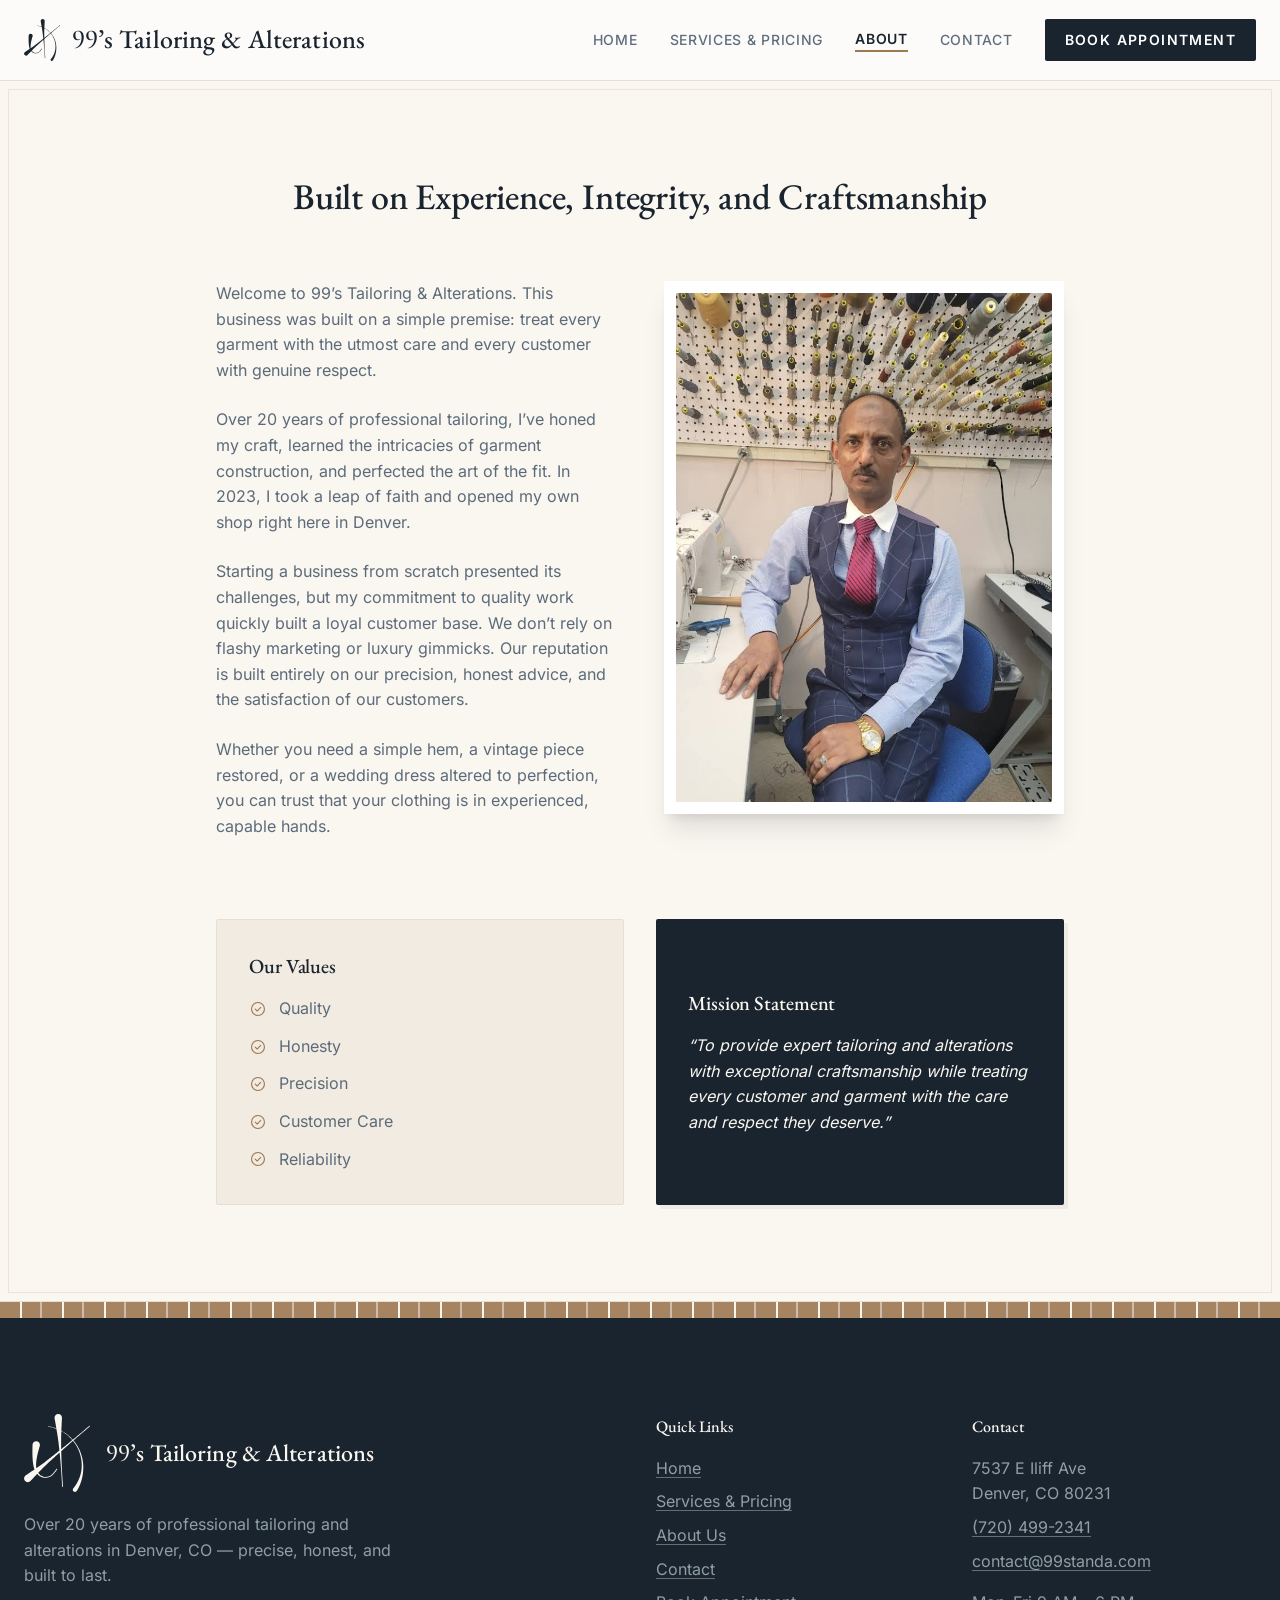
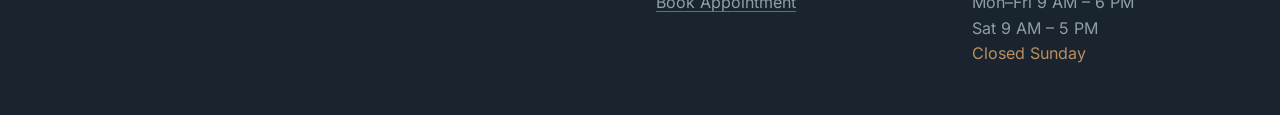
<file: about/index.html>
<!DOCTYPE html>
<html lang="en-US">
<head>
<meta charset="UTF-8">
<meta name="viewport" content="width=device-width, initial-scale=1.0">
<title>About the Shop | 99’s Tailoring &amp; Alterations, Denver</title>
<meta name="description" content="Over 20 years at the bench. A one-person Denver tailoring shop built on precision, honest pricing and work that fits before it leaves.">
<link rel="canonical" href="https://www.99standa.com/about/">
<link rel="icon" type="image/svg+xml" href="../favicon.svg">
<link rel="alternate icon" type="image/png" href="../favicon.png">
<meta name="theme-color" content="#1A242F">
<meta property="og:type" content="website">
<meta property="og:site_name" content="99’s Tailoring &amp; Alterations">
<meta property="og:locale" content="en_US">
<meta property="og:title" content="About the Shop | 99’s Tailoring &amp; Alterations, Denver">
<meta property="og:description" content="Over 20 years at the bench. A one-person Denver tailoring shop built on precision, honest pricing and work that fits before it leaves.">
<meta property="og:url" content="https://www.99standa.com/about/">
<meta property="og:image" content="https://www.99standa.com/assets/img/og-image.jpg">
<meta property="og:image:width" content="1200">
<meta property="og:image:height" content="630">
<meta property="og:image:alt" content="Trimming a seam on a navy suit jacket at the sewing machine">
<meta name="twitter:card" content="summary_large_image">
<link rel="stylesheet" href="../assets/styles.css">

</head>
<body class="p-about bg-slate-50 text-slate-800 antialiased selection:bg-slate-200 selection:text-slate-900 flex flex-col min-h-screen">

<a class="skip-link" href="#main">Skip to content</a>

<svg width="0" height="0" style="position:absolute" aria-hidden="true" focusable="false"><defs>
      <symbol id="i-check-circle" viewBox="0 0 24 24">
        <circle cx="12" cy="12" r="8.6"/><path d="m8.4 12.2 2.5 2.5 4.7-4.9"/>
      </symbol>
      <symbol id="i-menu" viewBox="0 0 24 24"><path d="M4 7h16M4 12h16M4 17h16"/></symbol>
    </defs></svg>

<header class="bg-white/80 backdrop-blur-md border-b border-slate-200 sticky top-0 z-50">
      <div class="max-w-7xl mx-auto px-4 sm:px-6 h-20 flex items-center justify-between gap-3">
        <a href="../" class="flex items-center gap-2.5 sm:gap-3 min-w-0" aria-label="99&rsquo;s Tailoring &amp; Alterations — home">
          <img class="brand-mark" src="../assets/logo-navy.svg" alt="" width="42" height="50">
          <span class="brand-name text-slate-900 text-[1.02rem] sm:text-[1.34rem] lg:text-[1.5rem] xl:text-[1.62rem]"><span class="num">99</span>&rsquo;s Tailoring &amp; Alterations</span>
        </a>
        <nav aria-label="Main" class="hidden lg:flex items-center gap-5 xl:gap-8">
          <a href="../" class="nav-link text-sm font-medium text-slate-500 hover:text-slate-900 transition-colors">Home</a>
          <a href="../services/" class="nav-link text-sm font-medium text-slate-500 hover:text-slate-900 transition-colors">Services &amp; Pricing</a>
          <a href="../about/" class="nav-link text-sm text-slate-900 font-semibold" aria-current="page">About</a>
          <a href="../contact/" class="nav-link text-sm font-medium text-slate-500 hover:text-slate-900 transition-colors">Contact</a>
          <a href="../book/" class="bg-slate-900 text-white px-5 py-2.5 rounded-md text-sm font-medium hover:bg-slate-800 transition-colors shadow-sm">Book Appointment</a>
        </nav>
        <button id="mobile-menu-btn" class="lg:hidden text-slate-600 hover:text-slate-900 focus:outline-none flex-none" aria-label="Menu" aria-expanded="false" aria-controls="mobile-menu">
          <svg aria-hidden="true" focusable="false" class="ic ic-ink text-2xl" style="width:1.5rem;height:1.5rem"><use href="#i-menu"></use></svg>
        </button>
      </div>
      <nav id="mobile-menu" aria-label="Mobile" class="hidden lg:hidden bg-white border-b border-slate-200 absolute w-full left-0 top-20 shadow-sm">
        <div class="flex flex-col px-6 py-4 space-y-4">
          <a href="../" class="nav-link text-sm font-medium text-slate-500 hover:text-slate-900 block">Home</a>
          <a href="../services/" class="nav-link text-sm font-medium text-slate-500 hover:text-slate-900 block">Services &amp; Pricing</a>
          <a href="../about/" class="nav-link text-sm text-slate-900 font-semibold block" aria-current="page">About</a>
          <a href="../contact/" class="nav-link text-sm font-medium text-slate-500 hover:text-slate-900 block">Contact</a>
          <a href="../book/" class="nav-link text-sm font-medium text-slate-500 hover:text-slate-900 block">Book Appointment</a>
        </div>
      </nav>
    </header>

<main id="main" class="flex-grow flex flex-col bg-white">

        <section class="py-16 md:py-24 border-b border-slate-200">
          <div class="max-w-4xl mx-auto px-6">
            <div class="text-center mb-16">
              <h1 class="text-3xl md:text-4xl font-medium tracking-tight text-slate-900 mb-6">Built on Experience, Integrity, and Craftsmanship</h1>
            </div>
            <div class="grid md:grid-cols-2 gap-12 items-start mb-20">
              <div class="space-y-6 text-sm text-slate-600 leading-relaxed">
                <p>Welcome to 99&rsquo;s Tailoring &amp; Alterations. This business was built on a simple premise: treat every garment with the utmost care and every customer with genuine respect.</p>
                <p>Over 20 years of professional tailoring, I&rsquo;ve honed my craft, learned the intricacies of garment construction, and perfected the art of the fit. In 2023, I took a leap of faith and opened my own shop right here in Denver.</p>
                <p>Starting a business from scratch presented its challenges, but my commitment to quality work quickly built a loyal customer base. We don&rsquo;t rely on flashy marketing or luxury gimmicks. Our reputation is built entirely on our precision, honest advice, and the satisfaction of our customers.</p>
                <p>Whether you need a simple hem, a vintage piece restored, or a wedding dress altered to perfection, you can trust that your clothing is in experienced, capable hands.</p>
              </div>
              <div class="bg-slate-100 rounded-none overflow-hidden border-[12px] border-white shadow-xl aspect-[3/4]">
                <img src="../assets/img/about-shop.jpg" alt="The tailor at work in the 99&rsquo;s Tailoring &amp; Alterations shop in Denver" class="w-full h-full object-cover">
              </div>
            </div>
            <div class="grid md:grid-cols-2 gap-8">
              <div class="bg-slate-50 border border-slate-200 p-8 rounded-lg">
                <h2 class="text-xl font-medium tracking-tight text-slate-900 mb-4">Our Values</h2>
                <ul class="space-y-3">
                  <li class="flex items-center gap-3 text-sm text-slate-600"><svg aria-hidden="true" focusable="false" class="ic" style="width:18px;height:18px"><use href="#i-check-circle"></use></svg>Quality</li>
                  <li class="flex items-center gap-3 text-sm text-slate-600"><svg aria-hidden="true" focusable="false" class="ic" style="width:18px;height:18px"><use href="#i-check-circle"></use></svg>Honesty</li>
                  <li class="flex items-center gap-3 text-sm text-slate-600"><svg aria-hidden="true" focusable="false" class="ic" style="width:18px;height:18px"><use href="#i-check-circle"></use></svg>Precision</li>
                  <li class="flex items-center gap-3 text-sm text-slate-600"><svg aria-hidden="true" focusable="false" class="ic" style="width:18px;height:18px"><use href="#i-check-circle"></use></svg>Customer Care</li>
                  <li class="flex items-center gap-3 text-sm text-slate-600"><svg aria-hidden="true" focusable="false" class="ic" style="width:18px;height:18px"><use href="#i-check-circle"></use></svg>Reliability</li>
                </ul>
              </div>
              <div class="bg-slate-900 text-white p-8 rounded-lg shadow-sm flex flex-col justify-center theme-dark">
                <h2 class="text-xl font-medium tracking-tight mb-4 text-white">Mission Statement</h2>
                <p class="text-sm text-slate-300 leading-relaxed italic">&ldquo;To provide expert tailoring and alterations with exceptional craftsmanship while treating every customer and garment with the care and respect they deserve.&rdquo;</p>
              </div>
            </div>
          </div>
        </section>
</main>

<div class="w-full h-4 bg-[#9E7954] opacity-90" style="background-image: repeating-linear-gradient(to right, transparent, transparent 20px, #FAF6F0 20px, #FAF6F0 22px, transparent 22px, transparent 40px, rgba(250,246,240,0.5) 40px, rgba(250,246,240,0.5) 42px);"></div>
<footer class="bg-white border-t border-slate-200 py-12 mt-auto">
      <div class="max-w-7xl mx-auto px-6 grid md:grid-cols-4 gap-8">
        <div class="md:col-span-2">
          <div class="flex items-center gap-4 mb-5">
            <img class="brand-mark" src="../assets/logo-cream.svg" alt="" width="78" height="92">
            <span class="brand-name text-xl md:text-2xl" style="white-space:normal"><span class="num">99</span>&rsquo;s Tailoring &amp; Alterations</span>
          </div>
          <p class="text-sm text-slate-500 max-w-sm leading-relaxed mb-6">Over 20 years of professional tailoring and alterations in Denver, CO — precise, honest, and built to last.</p>
        </div>
        <div>
          <h2 class="text-sm font-medium text-slate-900 mb-4">Quick Links</h2>
          <ul class="space-y-2 text-sm text-slate-500">
            <li><a href="../" class="hover:text-slate-900 transition-colors">Home</a></li>
            <li><a href="../services/" class="hover:text-slate-900 transition-colors">Services &amp; Pricing</a></li>
            <li><a href="../about/" class="hover:text-slate-900 transition-colors">About Us</a></li>
            <li><a href="../contact/" class="hover:text-slate-900 transition-colors">Contact</a></li>
            <li><a href="../book/" class="hover:text-slate-900 transition-colors">Book Appointment</a></li>
          </ul>
        </div>
        <div>
          <h2 class="text-sm font-medium text-slate-900 mb-4">Contact</h2>
          <ul class="space-y-2 text-sm text-slate-500">
            <li>7537 E Iliff Ave<br>Denver, CO 80231</li>
            <li><a href="tel:+17204992341" class="hover:text-slate-900 transition-colors">(720) 499-2341</a></li>
            <li><a href="mailto:contact@99standa.com" class="hover:text-slate-900 transition-colors">contact@99standa.com</a></li>
            <li class="pt-2">Mon–Fri 9 AM – 6 PM<br>Sat 9 AM – 5 PM<br><span class="text-slate-400">Closed Sunday</span></li>
          </ul>
        </div>
      </div>
    </footer>

<script src="../assets/site.js" defer></script>

</body>
</html>
</file>
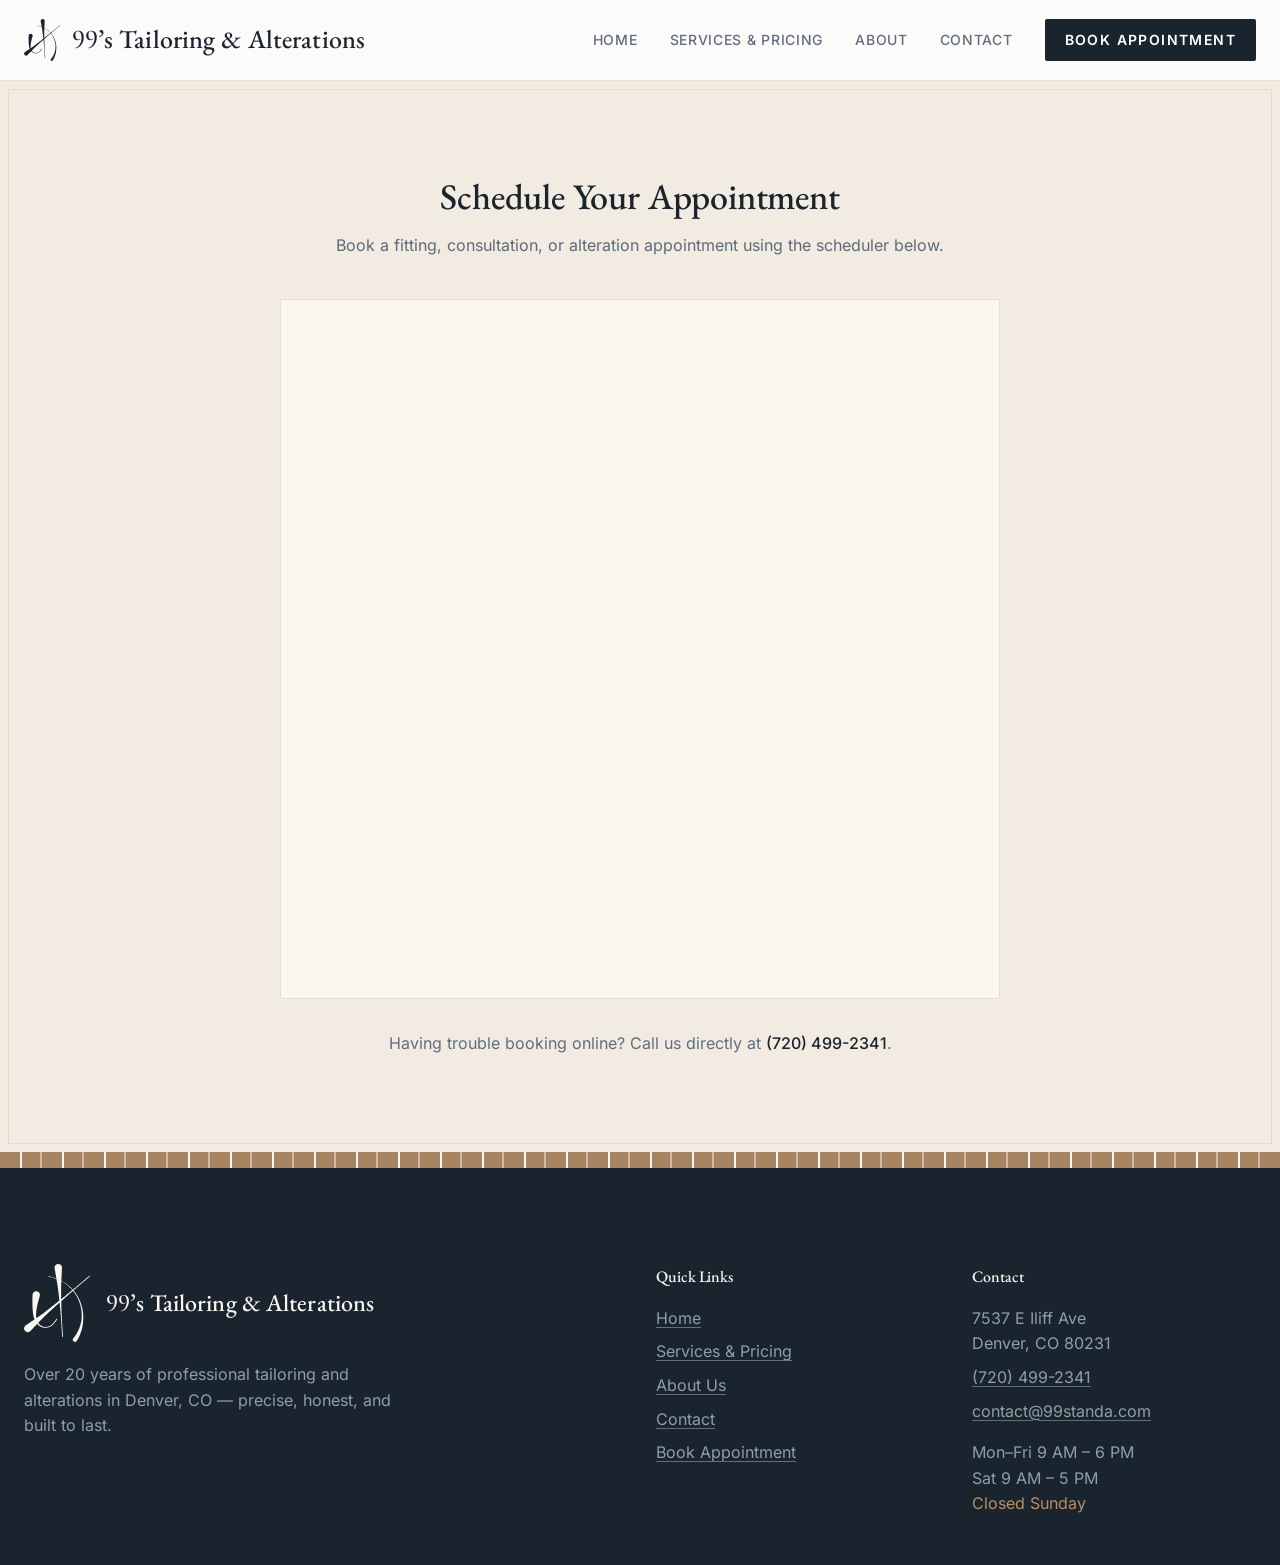
<file: book/index.html>
<!DOCTYPE html>
<html lang="en-US">
<head>
<meta charset="UTF-8">
<meta name="viewport" content="width=device-width, initial-scale=1.0">
<title>Book a Fitting | 99’s Tailoring &amp; Alterations, Denver</title>
<meta name="description" content="Book a fitting, consultation or alteration appointment at 99’s Tailoring &amp; Alterations in Denver. Online scheduling, or call (720) 499-2341.">
<link rel="canonical" href="https://www.99standa.com/book/">
<link rel="icon" type="image/svg+xml" href="../favicon.svg">
<link rel="alternate icon" type="image/png" href="../favicon.png">
<meta name="theme-color" content="#1A242F">
<meta property="og:type" content="website">
<meta property="og:site_name" content="99’s Tailoring &amp; Alterations">
<meta property="og:locale" content="en_US">
<meta property="og:title" content="Book a Fitting | 99’s Tailoring &amp; Alterations, Denver">
<meta property="og:description" content="Book a fitting, consultation or alteration appointment at 99’s Tailoring &amp; Alterations in Denver. Online scheduling, or call (720) 499-2341.">
<meta property="og:url" content="https://www.99standa.com/book/">
<meta property="og:image" content="https://www.99standa.com/assets/img/og-image.jpg">
<meta property="og:image:width" content="1200">
<meta property="og:image:height" content="630">
<meta property="og:image:alt" content="Trimming a seam on a navy suit jacket at the sewing machine">
<meta name="twitter:card" content="summary_large_image">
<link rel="stylesheet" href="../assets/styles.css">

</head>
<body class="p-book bg-slate-50 text-slate-800 antialiased selection:bg-slate-200 selection:text-slate-900 flex flex-col min-h-screen">

<a class="skip-link" href="#main">Skip to content</a>

<svg width="0" height="0" style="position:absolute" aria-hidden="true" focusable="false"><defs>
      <symbol id="i-menu" viewBox="0 0 24 24"><path d="M4 7h16M4 12h16M4 17h16"/></symbol>
    </defs></svg>

<header class="bg-white/80 backdrop-blur-md border-b border-slate-200 sticky top-0 z-50">
      <div class="max-w-7xl mx-auto px-4 sm:px-6 h-20 flex items-center justify-between gap-3">
        <a href="../" class="flex items-center gap-2.5 sm:gap-3 min-w-0" aria-label="99&rsquo;s Tailoring &amp; Alterations — home">
          <img class="brand-mark" src="../assets/logo-navy.svg" alt="" width="42" height="50">
          <span class="brand-name text-slate-900 text-[1.02rem] sm:text-[1.34rem] lg:text-[1.5rem] xl:text-[1.62rem]"><span class="num">99</span>&rsquo;s Tailoring &amp; Alterations</span>
        </a>
        <nav aria-label="Main" class="hidden lg:flex items-center gap-5 xl:gap-8">
          <a href="../" class="nav-link text-sm font-medium text-slate-500 hover:text-slate-900 transition-colors">Home</a>
          <a href="../services/" class="nav-link text-sm font-medium text-slate-500 hover:text-slate-900 transition-colors">Services &amp; Pricing</a>
          <a href="../about/" class="nav-link text-sm font-medium text-slate-500 hover:text-slate-900 transition-colors">About</a>
          <a href="../contact/" class="nav-link text-sm font-medium text-slate-500 hover:text-slate-900 transition-colors">Contact</a>
          <a href="../book/" aria-current="page" class="bg-slate-900 text-white px-5 py-2.5 rounded-md text-sm font-medium hover:bg-slate-800 transition-colors shadow-sm">Book Appointment</a>
        </nav>
        <button id="mobile-menu-btn" class="lg:hidden text-slate-600 hover:text-slate-900 focus:outline-none flex-none" aria-label="Menu" aria-expanded="false" aria-controls="mobile-menu">
          <svg aria-hidden="true" focusable="false" class="ic ic-ink text-2xl" style="width:1.5rem;height:1.5rem"><use href="#i-menu"></use></svg>
        </button>
      </div>
      <nav id="mobile-menu" aria-label="Mobile" class="hidden lg:hidden bg-white border-b border-slate-200 absolute w-full left-0 top-20 shadow-sm">
        <div class="flex flex-col px-6 py-4 space-y-4">
          <a href="../" class="nav-link text-sm font-medium text-slate-500 hover:text-slate-900 block">Home</a>
          <a href="../services/" class="nav-link text-sm font-medium text-slate-500 hover:text-slate-900 block">Services &amp; Pricing</a>
          <a href="../about/" class="nav-link text-sm font-medium text-slate-500 hover:text-slate-900 block">About</a>
          <a href="../contact/" class="nav-link text-sm font-medium text-slate-500 hover:text-slate-900 block">Contact</a>
          <a href="../book/" class="nav-link text-sm text-slate-900 font-semibold block" aria-current="page">Book Appointment</a>
        </div>
      </nav>
    </header>

<main id="main" class="flex-grow flex flex-col bg-slate-50">

        <section class="py-16 md:py-24">
          <div class="max-w-3xl mx-auto px-6 text-center">
            <h1 class="text-3xl md:text-4xl font-medium tracking-tight text-slate-900 mb-4">Schedule Your Appointment</h1>
            <p class="text-sm text-slate-600 mb-10">Book a fitting, consultation, or alteration appointment using the scheduler below.</p>

            <!-- Calendly inline widget begin -->
            <div class="calendly-inline-widget bg-white border border-slate-200 rounded-lg overflow-hidden mb-8"
                 data-url="https://calendly.com/99standa/30min"
                 style="min-width:320px;height:700px;">
              <div id="calendly-fallback" class="hidden h-full flex-col items-center justify-center gap-4 p-8 text-center">
                <p class="text-sm text-slate-600 max-w-sm">The scheduler didn&rsquo;t load — your browser or network may be blocking it.</p>
                <a href="https://calendly.com/99standa/30min" target="_blank" rel="noopener noreferrer" class="bg-slate-900 text-white px-5 py-2.5 rounded-md text-sm font-medium hover:bg-slate-800 transition-colors shadow-sm">Open the Scheduler</a>
                <a href="tel:+17204992341" class="text-sm text-slate-900 font-medium hover:underline">or call (720) 499-2341</a>
              </div>
            </div>
            
            <!-- Calendly inline widget end -->

            <div class="text-sm text-slate-500">Having trouble booking online? Call us directly at <a href="tel:+17204992341" class="text-slate-900 font-medium hover:underline">(720) 499-2341</a>.</div>
          </div>
        </section>
</main>

<div class="w-full h-4 bg-[#9E7954] opacity-90" style="background-image: repeating-linear-gradient(to right, transparent, transparent 20px, #FAF6F0 20px, #FAF6F0 22px, transparent 22px, transparent 40px, rgba(250,246,240,0.5) 40px, rgba(250,246,240,0.5) 42px);"></div>
<footer class="bg-white border-t border-slate-200 py-12 mt-auto">
      <div class="max-w-7xl mx-auto px-6 grid md:grid-cols-4 gap-8">
        <div class="md:col-span-2">
          <div class="flex items-center gap-4 mb-5">
            <img class="brand-mark" src="../assets/logo-cream.svg" alt="" width="78" height="92">
            <span class="brand-name text-xl md:text-2xl" style="white-space:normal"><span class="num">99</span>&rsquo;s Tailoring &amp; Alterations</span>
          </div>
          <p class="text-sm text-slate-500 max-w-sm leading-relaxed mb-6">Over 20 years of professional tailoring and alterations in Denver, CO — precise, honest, and built to last.</p>
        </div>
        <div>
          <h2 class="text-sm font-medium text-slate-900 mb-4">Quick Links</h2>
          <ul class="space-y-2 text-sm text-slate-500">
            <li><a href="../" class="hover:text-slate-900 transition-colors">Home</a></li>
            <li><a href="../services/" class="hover:text-slate-900 transition-colors">Services &amp; Pricing</a></li>
            <li><a href="../about/" class="hover:text-slate-900 transition-colors">About Us</a></li>
            <li><a href="../contact/" class="hover:text-slate-900 transition-colors">Contact</a></li>
            <li><a href="../book/" class="hover:text-slate-900 transition-colors">Book Appointment</a></li>
          </ul>
        </div>
        <div>
          <h2 class="text-sm font-medium text-slate-900 mb-4">Contact</h2>
          <ul class="space-y-2 text-sm text-slate-500">
            <li>7537 E Iliff Ave<br>Denver, CO 80231</li>
            <li><a href="tel:+17204992341" class="hover:text-slate-900 transition-colors">(720) 499-2341</a></li>
            <li><a href="mailto:contact@99standa.com" class="hover:text-slate-900 transition-colors">contact@99standa.com</a></li>
            <li class="pt-2">Mon–Fri 9 AM – 6 PM<br>Sat 9 AM – 5 PM<br><span class="text-slate-400">Closed Sunday</span></li>
          </ul>
        </div>
      </div>
    </footer>

<script src="../assets/site.js" defer></script>
<script type="text/javascript" src="https://assets.calendly.com/assets/external/widget.js" async></script>
</body>
</html>
</file>
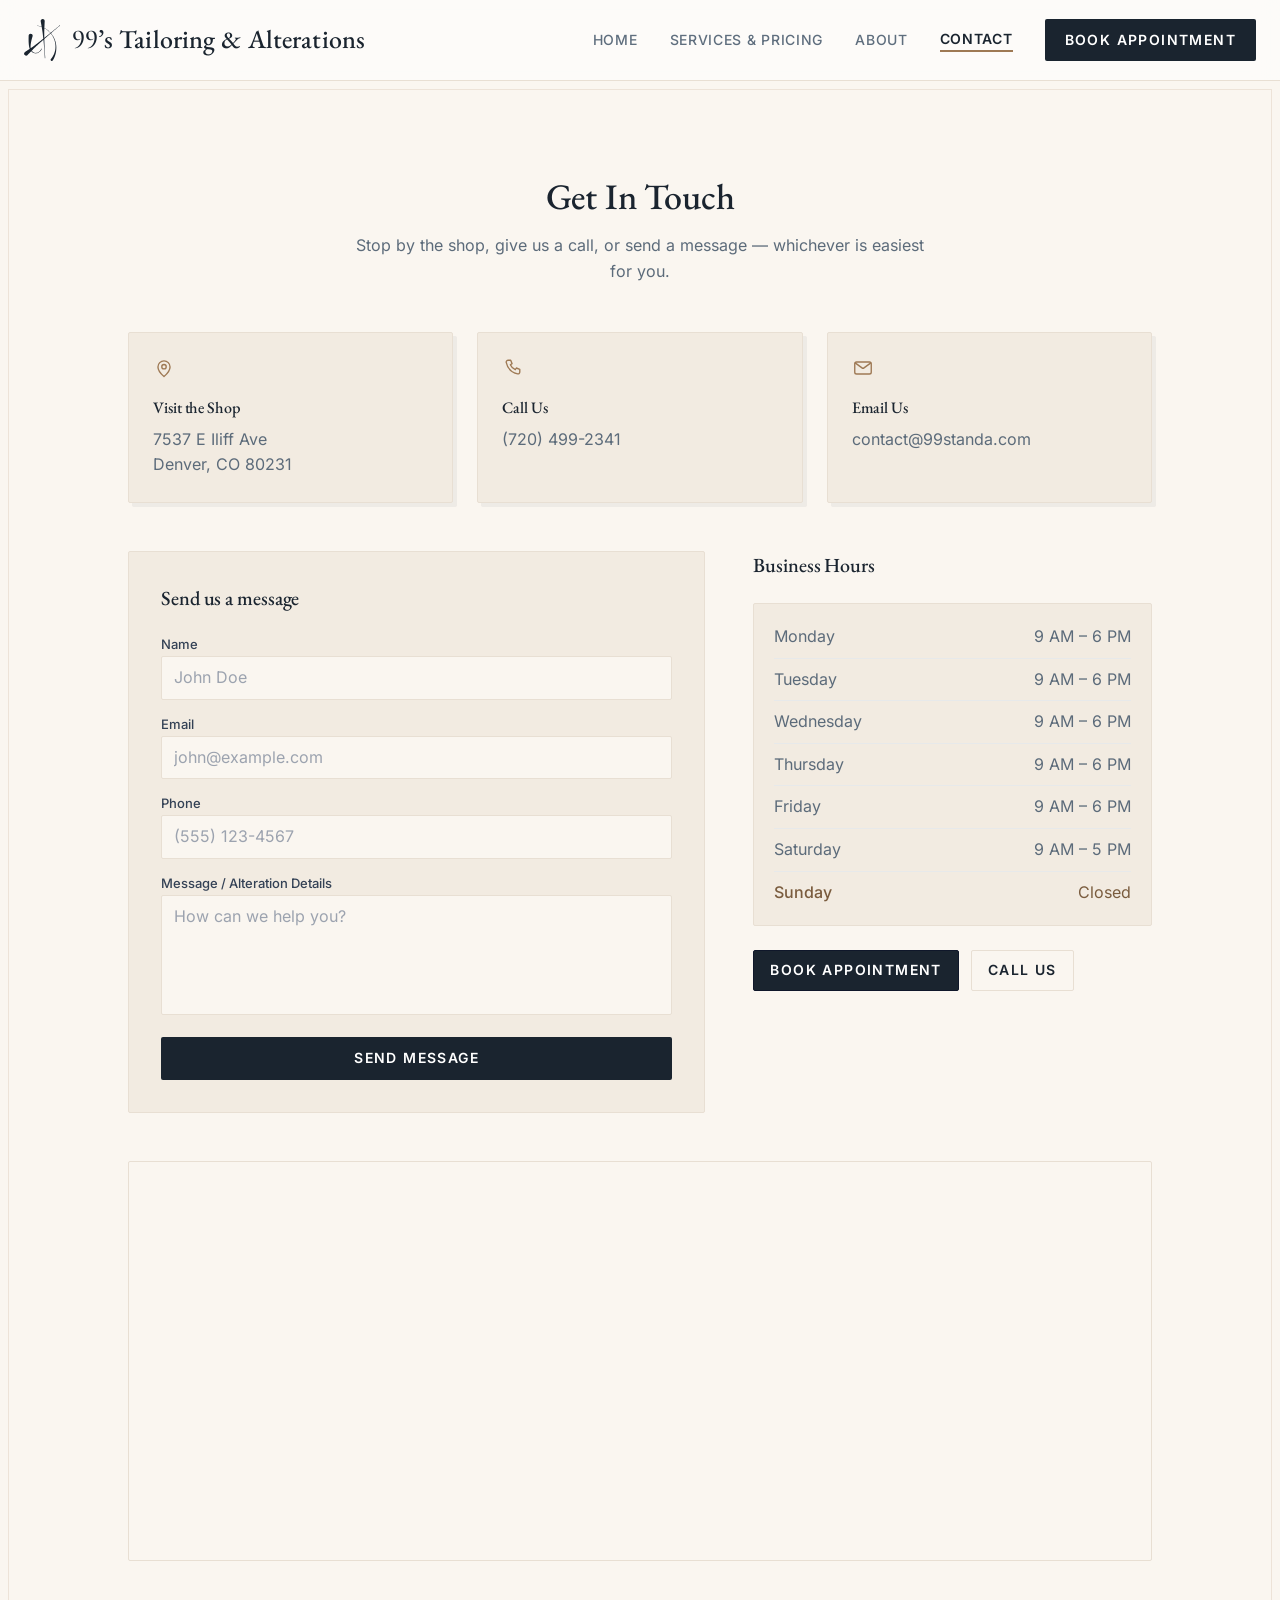
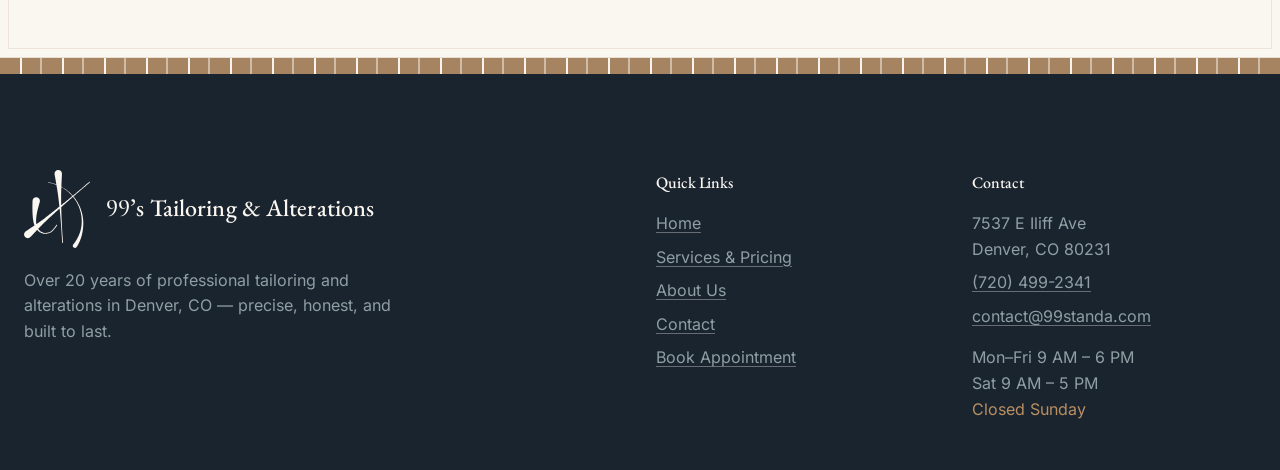
<file: contact/index.html>
<!DOCTYPE html>
<html lang="en-US">
<head>
<meta charset="UTF-8">
<meta name="viewport" content="width=device-width, initial-scale=1.0">
<title>Contact &amp; Hours | 99’s Tailoring &amp; Alterations, Denver</title>
<meta name="description" content="Visit 99’s Tailoring &amp; Alterations at 7537 E Iliff Ave, Denver CO. Call (720) 499-2341. Open Mon–Fri 9–6, Sat 9–5. Closed Sunday.">
<link rel="canonical" href="https://www.99standa.com/contact/">
<link rel="icon" type="image/svg+xml" href="../favicon.svg">
<link rel="alternate icon" type="image/png" href="../favicon.png">
<meta name="theme-color" content="#1A242F">
<meta property="og:type" content="website">
<meta property="og:site_name" content="99’s Tailoring &amp; Alterations">
<meta property="og:locale" content="en_US">
<meta property="og:title" content="Contact &amp; Hours | 99’s Tailoring &amp; Alterations, Denver">
<meta property="og:description" content="Visit 99’s Tailoring &amp; Alterations at 7537 E Iliff Ave, Denver CO. Call (720) 499-2341. Open Mon–Fri 9–6, Sat 9–5. Closed Sunday.">
<meta property="og:url" content="https://www.99standa.com/contact/">
<meta property="og:image" content="https://www.99standa.com/assets/img/og-image.jpg">
<meta property="og:image:width" content="1200">
<meta property="og:image:height" content="630">
<meta property="og:image:alt" content="Trimming a seam on a navy suit jacket at the sewing machine">
<meta name="twitter:card" content="summary_large_image">
<link rel="stylesheet" href="../assets/styles.css">

</head>
<body class="p-contact bg-slate-50 text-slate-800 antialiased selection:bg-slate-200 selection:text-slate-900 flex flex-col min-h-screen">

<a class="skip-link" href="#main">Skip to content</a>

<svg width="0" height="0" style="position:absolute" aria-hidden="true" focusable="false"><defs>
      <symbol id="i-pin" viewBox="0 0 24 24">
        <path d="M12 21.2s6.6-5.6 6.6-10.4A6.6 6.6 0 0 0 5.4 10.8c0 4.8 6.6 10.4 6.6 10.4Z"/>
        <circle cx="12" cy="10.6" r="2.4"/>
      </symbol>
      <symbol id="i-phone" viewBox="0 0 24 24">
        <path d="M6.6 3.6h2.9l1.5 3.7-1.9 1.2a10.6 10.6 0 0 0 5.4 5.4l1.2-1.9 3.7 1.5v2.9a2 2 0 0 1-2.2 2A16.4 16.4 0 0 1 4.6 5.8a2 2 0 0 1 2-2.2Z"/>
      </symbol>
      <symbol id="i-mail" viewBox="0 0 24 24">
        <rect x="3" y="5.4" width="18" height="13.2" rx="2"/>
        <path d="m3.8 6.7 7.1 5.2c.66.48 1.54.48 2.2 0l7.1-5.2"/>
      </symbol>
      <symbol id="i-menu" viewBox="0 0 24 24"><path d="M4 7h16M4 12h16M4 17h16"/></symbol>
    </defs></svg>

<header class="bg-white/80 backdrop-blur-md border-b border-slate-200 sticky top-0 z-50">
      <div class="max-w-7xl mx-auto px-4 sm:px-6 h-20 flex items-center justify-between gap-3">
        <a href="../" class="flex items-center gap-2.5 sm:gap-3 min-w-0" aria-label="99&rsquo;s Tailoring &amp; Alterations — home">
          <img class="brand-mark" src="../assets/logo-navy.svg" alt="" width="42" height="50">
          <span class="brand-name text-slate-900 text-[1.02rem] sm:text-[1.34rem] lg:text-[1.5rem] xl:text-[1.62rem]"><span class="num">99</span>&rsquo;s Tailoring &amp; Alterations</span>
        </a>
        <nav aria-label="Main" class="hidden lg:flex items-center gap-5 xl:gap-8">
          <a href="../" class="nav-link text-sm font-medium text-slate-500 hover:text-slate-900 transition-colors">Home</a>
          <a href="../services/" class="nav-link text-sm font-medium text-slate-500 hover:text-slate-900 transition-colors">Services &amp; Pricing</a>
          <a href="../about/" class="nav-link text-sm font-medium text-slate-500 hover:text-slate-900 transition-colors">About</a>
          <a href="../contact/" class="nav-link text-sm text-slate-900 font-semibold" aria-current="page">Contact</a>
          <a href="../book/" class="bg-slate-900 text-white px-5 py-2.5 rounded-md text-sm font-medium hover:bg-slate-800 transition-colors shadow-sm">Book Appointment</a>
        </nav>
        <button id="mobile-menu-btn" class="lg:hidden text-slate-600 hover:text-slate-900 focus:outline-none flex-none" aria-label="Menu" aria-expanded="false" aria-controls="mobile-menu">
          <svg aria-hidden="true" focusable="false" class="ic ic-ink text-2xl" style="width:1.5rem;height:1.5rem"><use href="#i-menu"></use></svg>
        </button>
      </div>
      <nav id="mobile-menu" aria-label="Mobile" class="hidden lg:hidden bg-white border-b border-slate-200 absolute w-full left-0 top-20 shadow-sm">
        <div class="flex flex-col px-6 py-4 space-y-4">
          <a href="../" class="nav-link text-sm font-medium text-slate-500 hover:text-slate-900 block">Home</a>
          <a href="../services/" class="nav-link text-sm font-medium text-slate-500 hover:text-slate-900 block">Services &amp; Pricing</a>
          <a href="../about/" class="nav-link text-sm font-medium text-slate-500 hover:text-slate-900 block">About</a>
          <a href="../contact/" class="nav-link text-sm text-slate-900 font-semibold block" aria-current="page">Contact</a>
          <a href="../book/" class="nav-link text-sm font-medium text-slate-500 hover:text-slate-900 block">Book Appointment</a>
        </div>
      </nav>
    </header>

<main id="main" class="flex-grow flex flex-col bg-white">

        <section class="py-16 md:py-24 border-b border-slate-200">
          <div class="max-w-7xl mx-auto px-6">
            <h1 class="text-3xl md:text-4xl font-medium tracking-tight text-slate-900 mb-4 text-center">Get In Touch</h1>
            <p class="text-sm text-slate-600 text-center max-w-xl mx-auto mb-12">Stop by the shop, give us a call, or send a message — whichever is easiest for you.</p>

            <!-- Row 1: contact tiles -->
            <div class="grid sm:grid-cols-3 gap-4 md:gap-6 max-w-5xl mx-auto mb-12">
              <a href="https://www.google.com/maps/search/?api=1&amp;query=7537%20E%20Iliff%20Ave%2C%20Denver%2C%20CO%2080231" target="_blank" rel="noopener noreferrer" class="bg-slate-50 border border-slate-100 rounded-lg p-6 shadow-sm hover:border-slate-300 transition-colors block">
                <svg aria-hidden="true" focusable="false" class="ic mb-3" style="width:22px;height:22px"><use href="#i-pin"></use></svg>
                <h2 class="text-sm font-medium text-slate-900 mb-1.5">Visit the Shop</h2>
                <p class="text-sm text-slate-600 leading-relaxed">7537 E Iliff Ave<br>Denver, CO 80231</p>
              </a>
              <a href="tel:+17204992341" class="bg-slate-50 border border-slate-100 rounded-lg p-6 shadow-sm hover:border-slate-300 transition-colors block">
                <svg aria-hidden="true" focusable="false" class="ic mb-3" style="width:22px;height:22px"><use href="#i-phone"></use></svg>
                <h2 class="text-sm font-medium text-slate-900 mb-1.5">Call Us</h2>
                <p class="text-sm text-slate-600 leading-relaxed">(720) 499-2341</p>
              </a>
              <a href="mailto:contact@99standa.com" class="bg-slate-50 border border-slate-100 rounded-lg p-6 shadow-sm hover:border-slate-300 transition-colors block">
                <svg aria-hidden="true" focusable="false" class="ic mb-3" style="width:22px;height:22px"><use href="#i-mail"></use></svg>
                <h2 class="text-sm font-medium text-slate-900 mb-1.5">Email Us</h2>
                <p class="text-sm text-slate-600 leading-relaxed break-all">contact@99standa.com</p>
              </a>
            </div>

            <!-- Row 2: form + hours -->
            <div class="grid md:grid-cols-12 gap-8 md:gap-12 max-w-5xl mx-auto">
              <div class="md:col-span-7 bg-slate-50 border border-slate-200 rounded-lg p-6 md:p-8">
                <h2 class="text-xl font-medium tracking-tight text-slate-900 mb-6">Send us a message</h2>
                <form action="https://api.web3forms.com/submit" method="POST" class="space-y-4" id="contact-form">
                  <input type="hidden" name="access_key" value="6d22a163-afc3-469e-9f9e-1d1884485136">
                  <input type="hidden" name="subject" value="New Message from 99's Tailoring Website">
                  <div><label for="cf-name" class="block text-xs font-medium text-slate-700 mb-1">Name</label><input id="cf-name" type="text" name="name" autocomplete="name" required class="w-full border border-slate-200 rounded-md py-2 px-3 text-sm focus:outline-none focus:border-slate-400 focus:ring-1 focus:ring-slate-400 bg-white" placeholder="John Doe"></div>
                  <div><label for="cf-email" class="block text-xs font-medium text-slate-700 mb-1">Email</label><input id="cf-email" type="email" name="email" autocomplete="email" required class="w-full border border-slate-200 rounded-md py-2 px-3 text-sm focus:outline-none focus:border-slate-400 focus:ring-1 focus:ring-slate-400 bg-white" placeholder="john@example.com"></div>
                  <div><label for="cf-phone" class="block text-xs font-medium text-slate-700 mb-1">Phone</label><input id="cf-phone" type="tel" name="phone" autocomplete="tel" class="w-full border border-slate-200 rounded-md py-2 px-3 text-sm focus:outline-none focus:border-slate-400 focus:ring-1 focus:ring-slate-400 bg-white" placeholder="(555) 123-4567"></div>
                  <div><label for="cf-msg" class="block text-xs font-medium text-slate-700 mb-1">Message / Alteration Details</label><textarea id="cf-msg" name="message" rows="4" required class="w-full border border-slate-200 rounded-md py-2 px-3 text-sm focus:outline-none focus:border-slate-400 focus:ring-1 focus:ring-slate-400 bg-white resize-none" placeholder="How can we help you?"></textarea></div>
                  <input type="checkbox" name="botcheck" class="hidden" style="display:none" tabindex="-1" aria-hidden="true">
                  <button type="submit" id="submit-btn" class="w-full bg-slate-900 text-white py-2.5 rounded-md text-sm font-medium hover:bg-slate-800 transition-colors shadow-sm mt-2">Send Message</button>
                  <p id="form-result" class="text-sm text-center hidden" role="status" aria-live="polite"></p>
                </form>
              </div>

              <div class="md:col-span-5">
                <h2 class="text-xl font-medium tracking-tight text-slate-900 mb-6">Business Hours</h2>
                <dl class="space-y-2 text-sm text-slate-600 border border-slate-200 rounded-lg p-5 bg-slate-50">
                  <div class="flex justify-between border-b border-slate-200/60 pb-2"><dt>Monday</dt><dd class="m-0">9 AM – 6 PM</dd></div>
                  <div class="flex justify-between border-b border-slate-200/60 pb-2"><dt>Tuesday</dt><dd class="m-0">9 AM – 6 PM</dd></div>
                  <div class="flex justify-between border-b border-slate-200/60 pb-2"><dt>Wednesday</dt><dd class="m-0">9 AM – 6 PM</dd></div>
                  <div class="flex justify-between border-b border-slate-200/60 pb-2"><dt>Thursday</dt><dd class="m-0">9 AM – 6 PM</dd></div>
                  <div class="flex justify-between border-b border-slate-200/60 pb-2"><dt>Friday</dt><dd class="m-0">9 AM – 6 PM</dd></div>
                  <div class="flex justify-between border-b border-slate-200/60 pb-2"><dt>Saturday</dt><dd class="m-0">9 AM – 5 PM</dd></div>
                  <div class="flex justify-between text-slate-400"><dt class="font-medium">Sunday</dt><dd class="m-0">Closed</dd></div>
                </dl>
                <div class="flex flex-wrap gap-3 mt-6">
                  <a href="../book/" class="bg-slate-900 text-white border border-slate-900 px-4 py-2 rounded-md text-sm font-medium hover:bg-slate-800 transition-colors shadow-sm">Book Appointment</a>
                  <a href="tel:+17204992341" class="bg-white text-slate-900 border border-slate-200 px-4 py-2 rounded-md text-sm font-medium hover:bg-slate-50 transition-colors shadow-sm">Call Us</a>
                </div>
              </div>
            </div>

            <!-- Row 3: map -->
            <div class="max-w-5xl mx-auto mt-12 rounded-lg border border-slate-200 overflow-hidden" style="height:400px;">
              <iframe title="Map to 99&rsquo;s Tailoring &amp; Alterations" src="https://www.google.com/maps?q=7537%20E%20Iliff%20Ave%2C%20Denver%2C%20CO%2080231&amp;output=embed" width="100%" height="100%" style="border:0;" allowfullscreen="" loading="lazy" referrerpolicy="no-referrer-when-downgrade"></iframe>
            </div>
          </div>
        </section>
</main>

<div class="w-full h-4 bg-[#9E7954] opacity-90" style="background-image: repeating-linear-gradient(to right, transparent, transparent 20px, #FAF6F0 20px, #FAF6F0 22px, transparent 22px, transparent 40px, rgba(250,246,240,0.5) 40px, rgba(250,246,240,0.5) 42px);"></div>
<footer class="bg-white border-t border-slate-200 py-12 mt-auto">
      <div class="max-w-7xl mx-auto px-6 grid md:grid-cols-4 gap-8">
        <div class="md:col-span-2">
          <div class="flex items-center gap-4 mb-5">
            <img class="brand-mark" src="../assets/logo-cream.svg" alt="" width="78" height="92">
            <span class="brand-name text-xl md:text-2xl" style="white-space:normal"><span class="num">99</span>&rsquo;s Tailoring &amp; Alterations</span>
          </div>
          <p class="text-sm text-slate-500 max-w-sm leading-relaxed mb-6">Over 20 years of professional tailoring and alterations in Denver, CO — precise, honest, and built to last.</p>
        </div>
        <div>
          <h2 class="text-sm font-medium text-slate-900 mb-4">Quick Links</h2>
          <ul class="space-y-2 text-sm text-slate-500">
            <li><a href="../" class="hover:text-slate-900 transition-colors">Home</a></li>
            <li><a href="../services/" class="hover:text-slate-900 transition-colors">Services &amp; Pricing</a></li>
            <li><a href="../about/" class="hover:text-slate-900 transition-colors">About Us</a></li>
            <li><a href="../contact/" class="hover:text-slate-900 transition-colors">Contact</a></li>
            <li><a href="../book/" class="hover:text-slate-900 transition-colors">Book Appointment</a></li>
          </ul>
        </div>
        <div>
          <h2 class="text-sm font-medium text-slate-900 mb-4">Contact</h2>
          <ul class="space-y-2 text-sm text-slate-500">
            <li>7537 E Iliff Ave<br>Denver, CO 80231</li>
            <li><a href="tel:+17204992341" class="hover:text-slate-900 transition-colors">(720) 499-2341</a></li>
            <li><a href="mailto:contact@99standa.com" class="hover:text-slate-900 transition-colors">contact@99standa.com</a></li>
            <li class="pt-2">Mon–Fri 9 AM – 6 PM<br>Sat 9 AM – 5 PM<br><span class="text-slate-400">Closed Sunday</span></li>
          </ul>
        </div>
      </div>
    </footer>

<script src="../assets/site.js" defer></script>

</body>
</html>
</file>
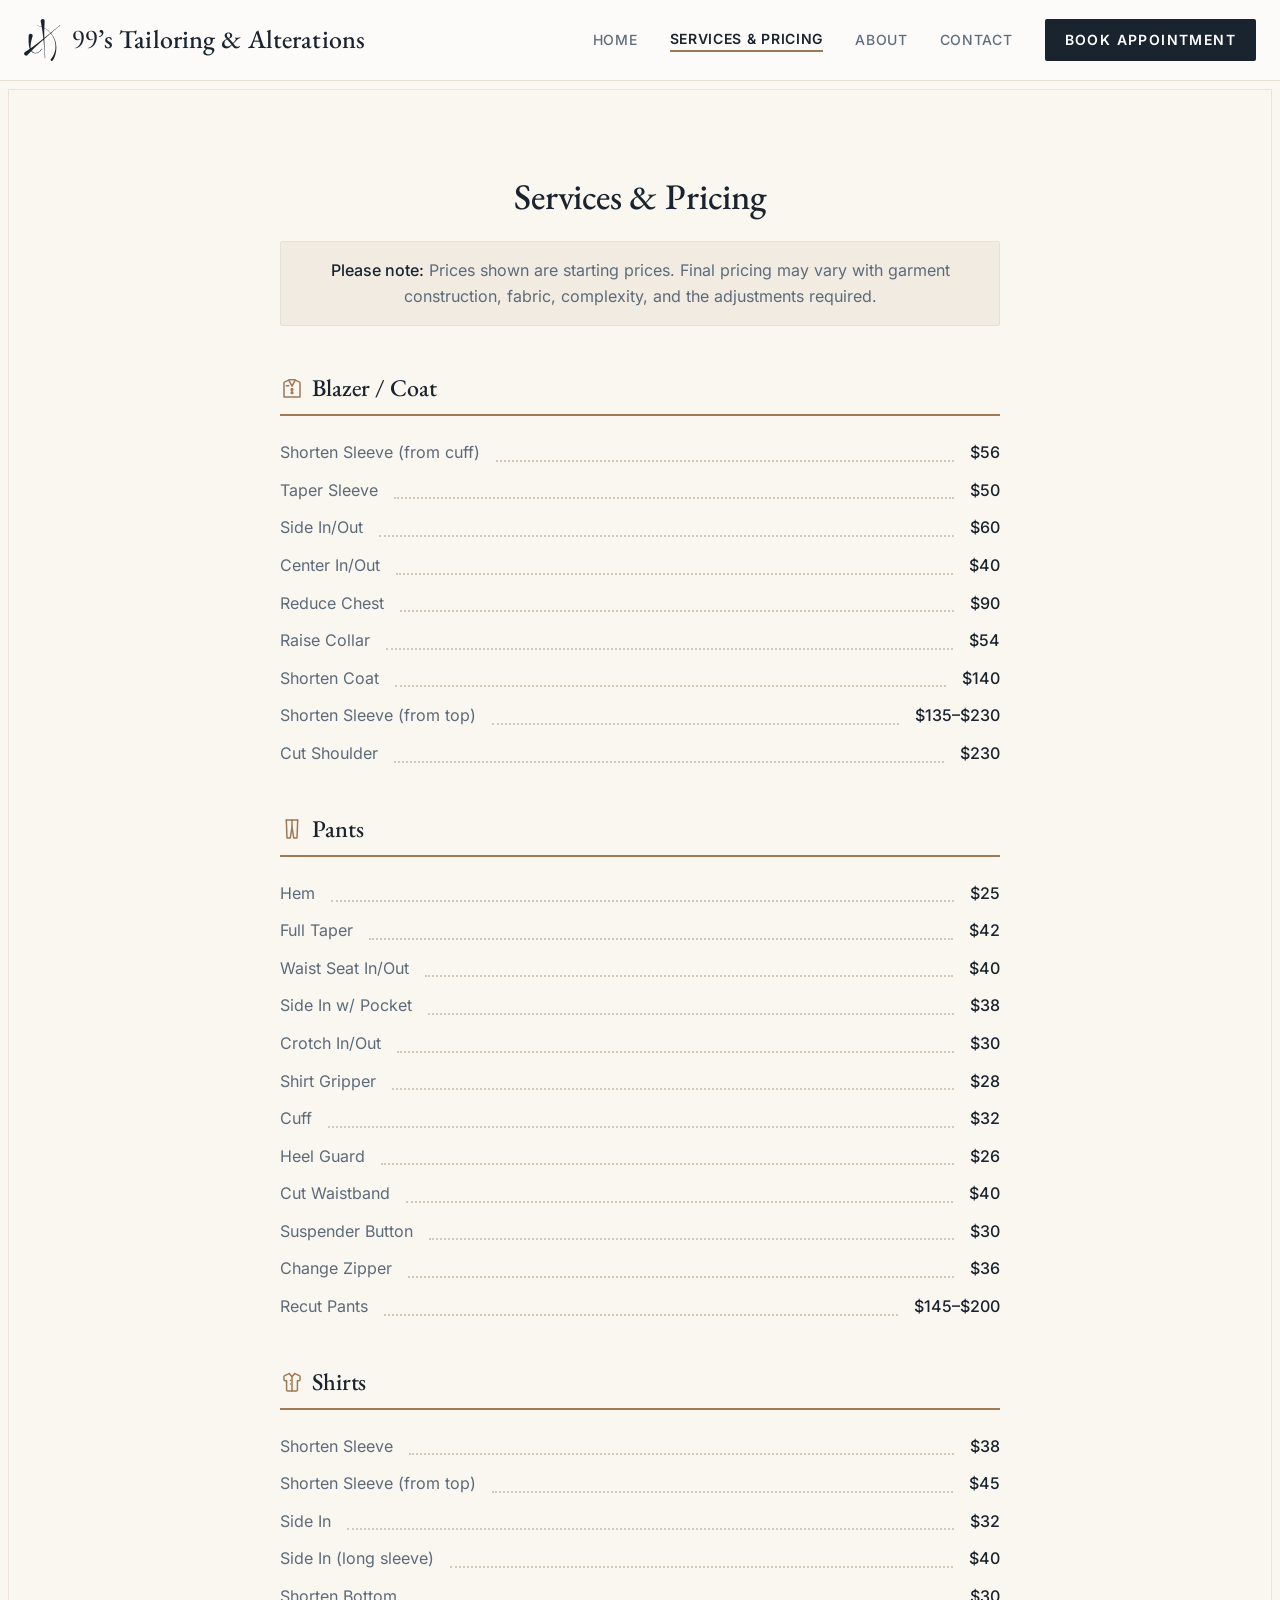
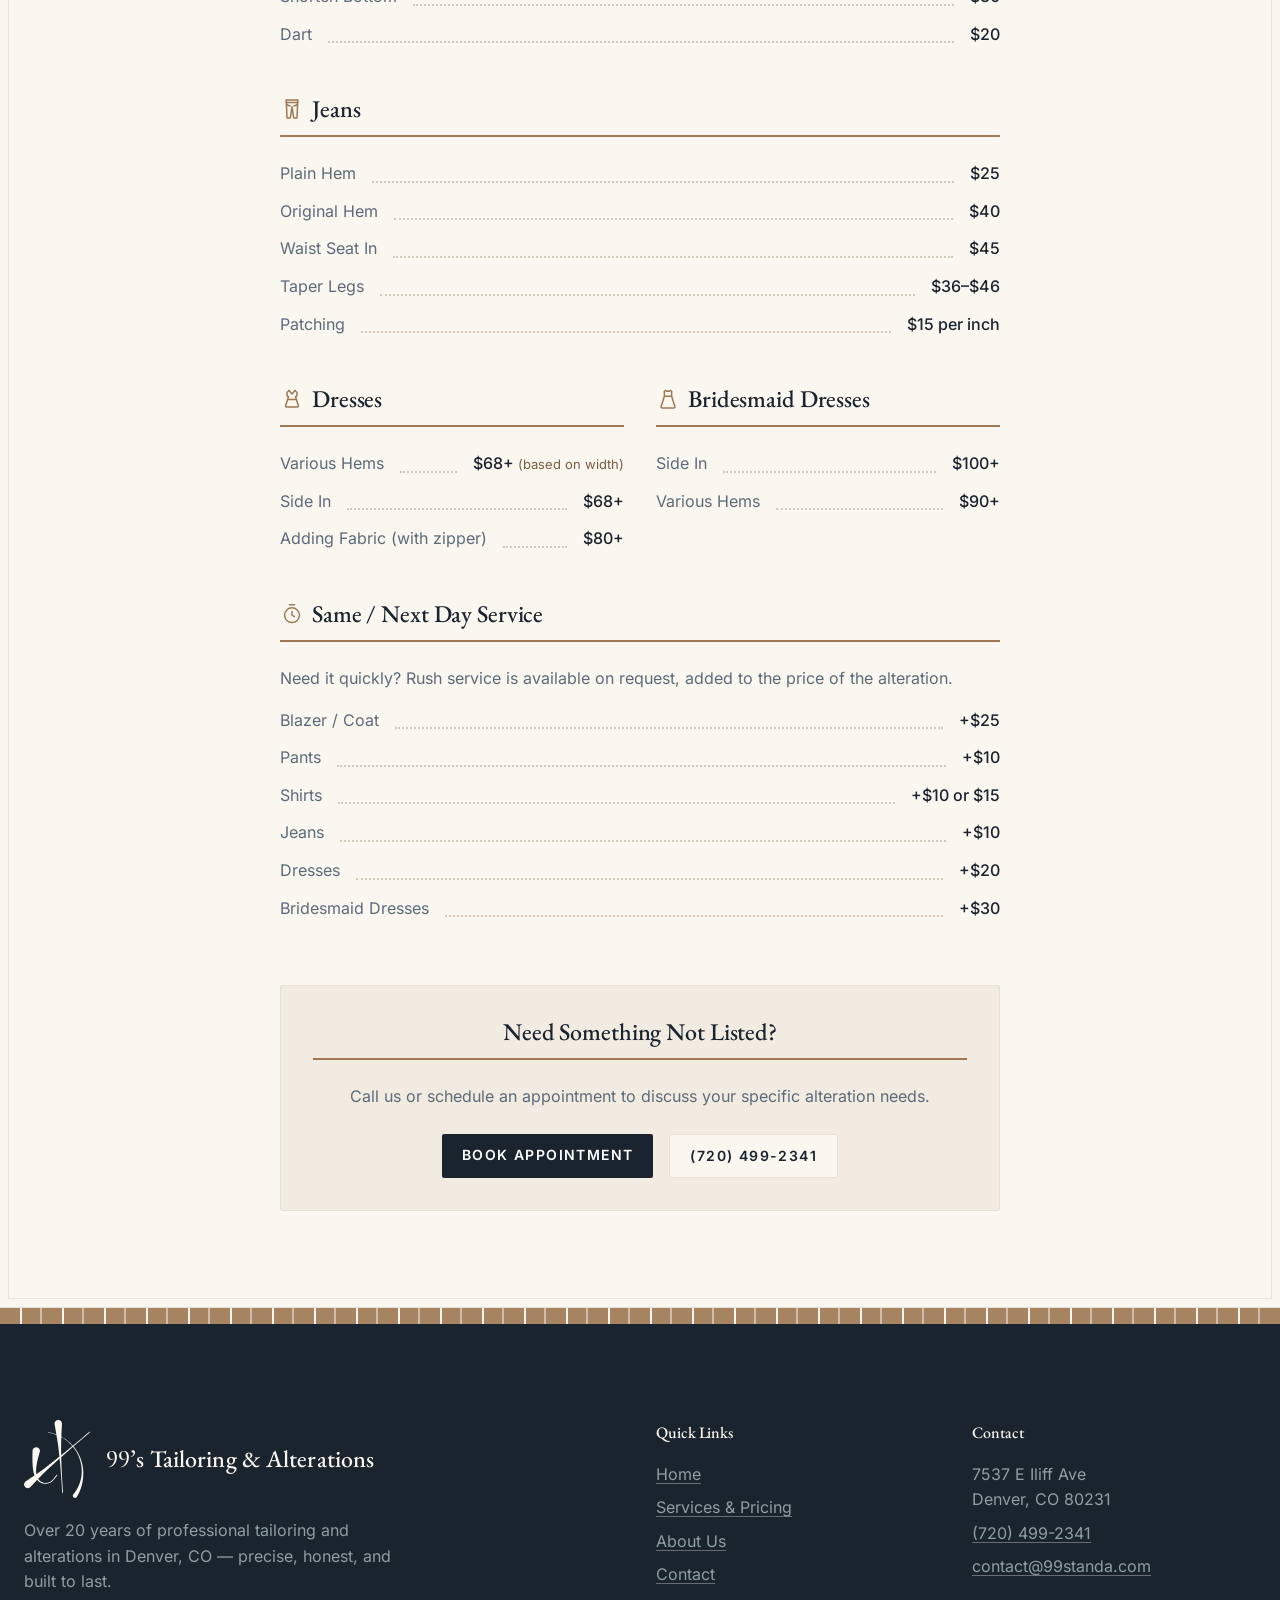
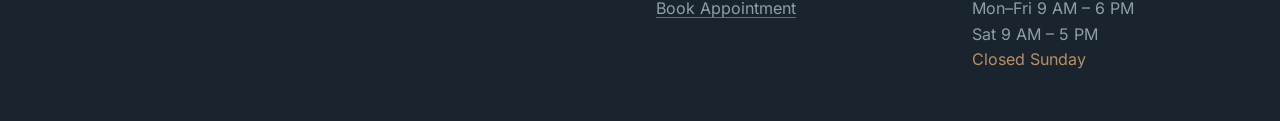
<file: services/index.html>
<!DOCTYPE html>
<html lang="en-US">
<head>
<meta charset="UTF-8">
<meta name="viewport" content="width=device-width, initial-scale=1.0">
<title>Alteration Prices in Denver | 99’s Tailoring &amp; Alterations</title>
<meta name="description" content="Full alteration price list for Denver: suit and blazer sleeves shortened from $56, pants and jeans hemmed from $25, dress hems from $68. Same and next-day service available.">
<link rel="canonical" href="https://www.99standa.com/services/">
<link rel="icon" type="image/svg+xml" href="../favicon.svg">
<link rel="alternate icon" type="image/png" href="../favicon.png">
<meta name="theme-color" content="#1A242F">
<meta property="og:type" content="website">
<meta property="og:site_name" content="99’s Tailoring &amp; Alterations">
<meta property="og:locale" content="en_US">
<meta property="og:title" content="Alteration Prices in Denver | 99’s Tailoring &amp; Alterations">
<meta property="og:description" content="Full alteration price list for Denver: suit and blazer sleeves shortened from $56, pants and jeans hemmed from $25, dress hems from $68. Same and next-day service available.">
<meta property="og:url" content="https://www.99standa.com/services/">
<meta property="og:image" content="https://www.99standa.com/assets/img/og-image.jpg">
<meta property="og:image:width" content="1200">
<meta property="og:image:height" content="630">
<meta property="og:image:alt" content="Trimming a seam on a navy suit jacket at the sewing machine">
<meta name="twitter:card" content="summary_large_image">
<link rel="stylesheet" href="../assets/styles.css">

</head>
<body class="p-services bg-slate-50 text-slate-800 antialiased selection:bg-slate-200 selection:text-slate-900 flex flex-col min-h-screen">

<a class="skip-link" href="#main">Skip to content</a>

<svg width="0" height="0" style="position:absolute" aria-hidden="true" focusable="false"><defs>
      <symbol id="i-blazer" viewBox="0 0 24 24">
        <path d="M8.7 4.1 4.8 5.9A1.4 1.4 0 0 0 4 7.2V21h16V7.2a1.4 1.4 0 0 0-.8-1.3l-3.9-1.8"/>
        <path d="M8.7 4.1 12 10.2l3.3-6.1"/><path d="M9.7 3.7h4.6"/><path d="M6.3 9.7h2.5"/>
        <circle cx="12" cy="13.4" r=".85"/><circle cx="12" cy="16.7" r=".85"/>
      </symbol>
      <symbol id="i-pants" viewBox="0 0 24 24">
        <path d="M6.3 3h11.4"/><path d="M6.3 3 7 21h3.3L12 9.8 13.7 21H17l.7-18"/><path d="M12 3v6.8"/>
      </symbol>
      <symbol id="i-jeans" viewBox="0 0 24 24">
        <path d="M6.3 3h11.4"/><path d="M6.25 5.5h11.5"/>
        <path d="M6.3 3 7 21h3.3L12 9.8 13.7 21H17l.7-18"/>
        <path d="M7.2 7.6c1 .9 2.1 1.2 3 1.1"/><path d="M16.8 7.6c-1 .9-2.1 1.2-3 1.1"/>
      </symbol>
      <symbol id="i-shirt" viewBox="0 0 24 24">
        <path d="M9.2 3.6 4.6 5.6A1.1 1.1 0 0 0 4 6.6v3.1a1 1 0 0 0 1 1h1.6V20a1 1 0 0 0 1 1h8.8a1 1 0 0 0 1-1v-9.3H19a1 1 0 0 0 1-1V6.6a1.1 1.1 0 0 0-.6-1l-4.6-2"/>
        <path d="M9.2 3.6 12 6.8l2.8-3.2"/><path d="M12 6.8V21"/>
        <path d="M10.5 10.4h.01M10.5 14h.01"/>
      </symbol>
      <symbol id="i-dress" viewBox="0 0 24 24">
        <path d="M9 3.5 12 7l3-3.5"/>
        <path d="M9 3.5 7.4 5a1 1 0 0 0-.4.8v2.4c0 .45.25.86.65 1.07l.85.45-2.85 8.7A1.1 1.1 0 0 0 6.7 20h10.6a1.1 1.1 0 0 0 1.05-1.58l-2.85-8.7.85-.45c.4-.21.65-.62.65-1.07V5.8a1 1 0 0 0-.4-.8L15 3.5"/>
        <path d="M8.7 12.4h6.6"/>
      </symbol>
      <symbol id="i-gown" viewBox="0 0 24 24">
        <path d="M8.4 4.7c0-1 1.1-1.5 1.8-.8.5.5 1.1.5 1.6 0h.4c.5.5 1.1.5 1.6 0 .7-.7 1.8-.2 1.8.8"/>
        <path d="M8.4 4.7v4.6L5.1 19.5A1.1 1.1 0 0 0 6.15 21h11.7a1.1 1.1 0 0 0 1.05-1.5L15.6 9.3V4.7"/>
        <path d="M8.4 9.3h7.2"/>
      </symbol>
      <symbol id="i-stopwatch" viewBox="0 0 24 24">
        <circle cx="12" cy="13.2" r="7.4"/><path d="M12 9.4v3.8l2.4 1.5"/><path d="M9.4 2.8h5.2"/>
      </symbol>
      <symbol id="i-menu" viewBox="0 0 24 24"><path d="M4 7h16M4 12h16M4 17h16"/></symbol>
    </defs></svg>

<header class="bg-white/80 backdrop-blur-md border-b border-slate-200 sticky top-0 z-50">
      <div class="max-w-7xl mx-auto px-4 sm:px-6 h-20 flex items-center justify-between gap-3">
        <a href="../" class="flex items-center gap-2.5 sm:gap-3 min-w-0" aria-label="99&rsquo;s Tailoring &amp; Alterations — home">
          <img class="brand-mark" src="../assets/logo-navy.svg" alt="" width="42" height="50">
          <span class="brand-name text-slate-900 text-[1.02rem] sm:text-[1.34rem] lg:text-[1.5rem] xl:text-[1.62rem]"><span class="num">99</span>&rsquo;s Tailoring &amp; Alterations</span>
        </a>
        <nav aria-label="Main" class="hidden lg:flex items-center gap-5 xl:gap-8">
          <a href="../" class="nav-link text-sm font-medium text-slate-500 hover:text-slate-900 transition-colors">Home</a>
          <a href="../services/" class="nav-link text-sm text-slate-900 font-semibold" aria-current="page">Services &amp; Pricing</a>
          <a href="../about/" class="nav-link text-sm font-medium text-slate-500 hover:text-slate-900 transition-colors">About</a>
          <a href="../contact/" class="nav-link text-sm font-medium text-slate-500 hover:text-slate-900 transition-colors">Contact</a>
          <a href="../book/" class="bg-slate-900 text-white px-5 py-2.5 rounded-md text-sm font-medium hover:bg-slate-800 transition-colors shadow-sm">Book Appointment</a>
        </nav>
        <button id="mobile-menu-btn" class="lg:hidden text-slate-600 hover:text-slate-900 focus:outline-none flex-none" aria-label="Menu" aria-expanded="false" aria-controls="mobile-menu">
          <svg aria-hidden="true" focusable="false" class="ic ic-ink text-2xl" style="width:1.5rem;height:1.5rem"><use href="#i-menu"></use></svg>
        </button>
      </div>
      <nav id="mobile-menu" aria-label="Mobile" class="hidden lg:hidden bg-white border-b border-slate-200 absolute w-full left-0 top-20 shadow-sm">
        <div class="flex flex-col px-6 py-4 space-y-4">
          <a href="../" class="nav-link text-sm font-medium text-slate-500 hover:text-slate-900 block">Home</a>
          <a href="../services/" class="nav-link text-sm text-slate-900 font-semibold block" aria-current="page">Services &amp; Pricing</a>
          <a href="../about/" class="nav-link text-sm font-medium text-slate-500 hover:text-slate-900 block">About</a>
          <a href="../contact/" class="nav-link text-sm font-medium text-slate-500 hover:text-slate-900 block">Contact</a>
          <a href="../book/" class="nav-link text-sm font-medium text-slate-500 hover:text-slate-900 block">Book Appointment</a>
        </div>
      </nav>
    </header>

<main id="main" class="flex-grow flex flex-col bg-white">

        <section class="py-16 md:py-24 border-b border-slate-200">
          <div class="max-w-3xl mx-auto px-6">
            <h1 class="text-3xl md:text-4xl font-medium tracking-tight text-slate-900 mb-6 text-center">Services &amp; Pricing</h1>
            <div class="bg-slate-50 border border-slate-200 p-4 rounded-md mb-12 text-center">
              <p class="text-sm text-slate-600"><span class="font-medium text-slate-900">Please note:</span> Prices shown are starting prices. Final pricing may vary with garment construction, fabric, complexity, and the adjustments required.</p>
            </div>
            <div class="space-y-12">

              <div>
                <h2 class="text-lg font-medium tracking-tight text-slate-900 mb-4 border-b border-slate-200 pb-2 flex items-center gap-2"><svg aria-hidden="true" focusable="false" class="ic" style="width:24px;height:24px"><use href="#i-blazer"></use></svg>Blazer / Coat</h2>
                <ul class="space-y-3">
                  <li class="flex justify-between items-end"><span class="text-sm text-slate-600 bg-white pr-2 z-10">Shorten Sleeve (from cuff)</span><div class="flex-grow border-b border-dotted border-slate-300 mb-1 mx-2"></div><span class="text-sm font-medium text-slate-900 bg-white pl-2 z-10">$56</span></li>
                  <li class="flex justify-between items-end"><span class="text-sm text-slate-600 bg-white pr-2 z-10">Taper Sleeve</span><div class="flex-grow border-b border-dotted border-slate-300 mb-1 mx-2"></div><span class="text-sm font-medium text-slate-900 bg-white pl-2 z-10">$50</span></li>
                  <li class="flex justify-between items-end"><span class="text-sm text-slate-600 bg-white pr-2 z-10">Side In/Out</span><div class="flex-grow border-b border-dotted border-slate-300 mb-1 mx-2"></div><span class="text-sm font-medium text-slate-900 bg-white pl-2 z-10">$60</span></li>
                  <li class="flex justify-between items-end"><span class="text-sm text-slate-600 bg-white pr-2 z-10">Center In/Out</span><div class="flex-grow border-b border-dotted border-slate-300 mb-1 mx-2"></div><span class="text-sm font-medium text-slate-900 bg-white pl-2 z-10">$40</span></li>
                  <li class="flex justify-between items-end"><span class="text-sm text-slate-600 bg-white pr-2 z-10">Reduce Chest</span><div class="flex-grow border-b border-dotted border-slate-300 mb-1 mx-2"></div><span class="text-sm font-medium text-slate-900 bg-white pl-2 z-10">$90</span></li>
                  <li class="flex justify-between items-end"><span class="text-sm text-slate-600 bg-white pr-2 z-10">Raise Collar</span><div class="flex-grow border-b border-dotted border-slate-300 mb-1 mx-2"></div><span class="text-sm font-medium text-slate-900 bg-white pl-2 z-10">$54</span></li>
                  <li class="flex justify-between items-end"><span class="text-sm text-slate-600 bg-white pr-2 z-10">Shorten Coat</span><div class="flex-grow border-b border-dotted border-slate-300 mb-1 mx-2"></div><span class="text-sm font-medium text-slate-900 bg-white pl-2 z-10">$140</span></li>
                  <li class="flex justify-between items-end"><span class="text-sm text-slate-600 bg-white pr-2 z-10">Shorten Sleeve (from top)</span><div class="flex-grow border-b border-dotted border-slate-300 mb-1 mx-2"></div><span class="text-sm font-medium text-slate-900 bg-white pl-2 z-10">$135–$230</span></li>
                  <li class="flex justify-between items-end"><span class="text-sm text-slate-600 bg-white pr-2 z-10">Cut Shoulder</span><div class="flex-grow border-b border-dotted border-slate-300 mb-1 mx-2"></div><span class="text-sm font-medium text-slate-900 bg-white pl-2 z-10">$230</span></li>
                </ul>
              </div>

              <div>
                <h2 class="text-lg font-medium tracking-tight text-slate-900 mb-4 border-b border-slate-200 pb-2 flex items-center gap-2"><svg aria-hidden="true" focusable="false" class="ic" style="width:24px;height:24px"><use href="#i-pants"></use></svg>Pants</h2>
                <ul class="space-y-3">
                  <li class="flex justify-between items-end"><span class="text-sm text-slate-600 bg-white pr-2 z-10">Hem</span><div class="flex-grow border-b border-dotted border-slate-300 mb-1 mx-2"></div><span class="text-sm font-medium text-slate-900 bg-white pl-2 z-10">$25</span></li>
                  <li class="flex justify-between items-end"><span class="text-sm text-slate-600 bg-white pr-2 z-10">Full Taper</span><div class="flex-grow border-b border-dotted border-slate-300 mb-1 mx-2"></div><span class="text-sm font-medium text-slate-900 bg-white pl-2 z-10">$42</span></li>
                  <li class="flex justify-between items-end"><span class="text-sm text-slate-600 bg-white pr-2 z-10">Waist Seat In/Out</span><div class="flex-grow border-b border-dotted border-slate-300 mb-1 mx-2"></div><span class="text-sm font-medium text-slate-900 bg-white pl-2 z-10">$40</span></li>
                  <li class="flex justify-between items-end"><span class="text-sm text-slate-600 bg-white pr-2 z-10">Side In w/ Pocket</span><div class="flex-grow border-b border-dotted border-slate-300 mb-1 mx-2"></div><span class="text-sm font-medium text-slate-900 bg-white pl-2 z-10">$38</span></li>
                  <li class="flex justify-between items-end"><span class="text-sm text-slate-600 bg-white pr-2 z-10">Crotch In/Out</span><div class="flex-grow border-b border-dotted border-slate-300 mb-1 mx-2"></div><span class="text-sm font-medium text-slate-900 bg-white pl-2 z-10">$30</span></li>
                  <li class="flex justify-between items-end"><span class="text-sm text-slate-600 bg-white pr-2 z-10">Shirt Gripper</span><div class="flex-grow border-b border-dotted border-slate-300 mb-1 mx-2"></div><span class="text-sm font-medium text-slate-900 bg-white pl-2 z-10">$28</span></li>
                  <li class="flex justify-between items-end"><span class="text-sm text-slate-600 bg-white pr-2 z-10">Cuff</span><div class="flex-grow border-b border-dotted border-slate-300 mb-1 mx-2"></div><span class="text-sm font-medium text-slate-900 bg-white pl-2 z-10">$32</span></li>
                  <li class="flex justify-between items-end"><span class="text-sm text-slate-600 bg-white pr-2 z-10">Heel Guard</span><div class="flex-grow border-b border-dotted border-slate-300 mb-1 mx-2"></div><span class="text-sm font-medium text-slate-900 bg-white pl-2 z-10">$26</span></li>
                  <li class="flex justify-between items-end"><span class="text-sm text-slate-600 bg-white pr-2 z-10">Cut Waistband</span><div class="flex-grow border-b border-dotted border-slate-300 mb-1 mx-2"></div><span class="text-sm font-medium text-slate-900 bg-white pl-2 z-10">$40</span></li>
                  <li class="flex justify-between items-end"><span class="text-sm text-slate-600 bg-white pr-2 z-10">Suspender Button</span><div class="flex-grow border-b border-dotted border-slate-300 mb-1 mx-2"></div><span class="text-sm font-medium text-slate-900 bg-white pl-2 z-10">$30</span></li>
                  <li class="flex justify-between items-end"><span class="text-sm text-slate-600 bg-white pr-2 z-10">Change Zipper</span><div class="flex-grow border-b border-dotted border-slate-300 mb-1 mx-2"></div><span class="text-sm font-medium text-slate-900 bg-white pl-2 z-10">$36</span></li>
                  <li class="flex justify-between items-end"><span class="text-sm text-slate-600 bg-white pr-2 z-10">Recut Pants</span><div class="flex-grow border-b border-dotted border-slate-300 mb-1 mx-2"></div><span class="text-sm font-medium text-slate-900 bg-white pl-2 z-10">$145–$200</span></li>
                </ul>
              </div>

              <div>
                <h2 class="text-lg font-medium tracking-tight text-slate-900 mb-4 border-b border-slate-200 pb-2 flex items-center gap-2"><svg aria-hidden="true" focusable="false" class="ic" style="width:24px;height:24px"><use href="#i-shirt"></use></svg>Shirts</h2>
                <ul class="space-y-3">
                  <li class="flex justify-between items-end"><span class="text-sm text-slate-600 bg-white pr-2 z-10">Shorten Sleeve</span><div class="flex-grow border-b border-dotted border-slate-300 mb-1 mx-2"></div><span class="text-sm font-medium text-slate-900 bg-white pl-2 z-10">$38</span></li>
                  <li class="flex justify-between items-end"><span class="text-sm text-slate-600 bg-white pr-2 z-10">Shorten Sleeve (from top)</span><div class="flex-grow border-b border-dotted border-slate-300 mb-1 mx-2"></div><span class="text-sm font-medium text-slate-900 bg-white pl-2 z-10">$45</span></li>
                  <li class="flex justify-between items-end"><span class="text-sm text-slate-600 bg-white pr-2 z-10">Side In</span><div class="flex-grow border-b border-dotted border-slate-300 mb-1 mx-2"></div><span class="text-sm font-medium text-slate-900 bg-white pl-2 z-10">$32</span></li>
                  <li class="flex justify-between items-end"><span class="text-sm text-slate-600 bg-white pr-2 z-10">Side In (long sleeve)</span><div class="flex-grow border-b border-dotted border-slate-300 mb-1 mx-2"></div><span class="text-sm font-medium text-slate-900 bg-white pl-2 z-10">$40</span></li>
                  <li class="flex justify-between items-end"><span class="text-sm text-slate-600 bg-white pr-2 z-10">Shorten Bottom</span><div class="flex-grow border-b border-dotted border-slate-300 mb-1 mx-2"></div><span class="text-sm font-medium text-slate-900 bg-white pl-2 z-10">$30</span></li>
                  <li class="flex justify-between items-end"><span class="text-sm text-slate-600 bg-white pr-2 z-10">Dart</span><div class="flex-grow border-b border-dotted border-slate-300 mb-1 mx-2"></div><span class="text-sm font-medium text-slate-900 bg-white pl-2 z-10">$20</span></li>
                </ul>
              </div>

              <div>
                <h2 class="text-lg font-medium tracking-tight text-slate-900 mb-4 border-b border-slate-200 pb-2 flex items-center gap-2"><svg aria-hidden="true" focusable="false" class="ic" style="width:24px;height:24px"><use href="#i-jeans"></use></svg>Jeans</h2>
                <ul class="space-y-3">
                  <li class="flex justify-between items-end"><span class="text-sm text-slate-600 bg-white pr-2 z-10">Plain Hem</span><div class="flex-grow border-b border-dotted border-slate-300 mb-1 mx-2"></div><span class="text-sm font-medium text-slate-900 bg-white pl-2 z-10">$25</span></li>
                  <li class="flex justify-between items-end"><span class="text-sm text-slate-600 bg-white pr-2 z-10">Original Hem</span><div class="flex-grow border-b border-dotted border-slate-300 mb-1 mx-2"></div><span class="text-sm font-medium text-slate-900 bg-white pl-2 z-10">$40</span></li>
                  <li class="flex justify-between items-end"><span class="text-sm text-slate-600 bg-white pr-2 z-10">Waist Seat In</span><div class="flex-grow border-b border-dotted border-slate-300 mb-1 mx-2"></div><span class="text-sm font-medium text-slate-900 bg-white pl-2 z-10">$45</span></li>
                  <li class="flex justify-between items-end"><span class="text-sm text-slate-600 bg-white pr-2 z-10">Taper Legs</span><div class="flex-grow border-b border-dotted border-slate-300 mb-1 mx-2"></div><span class="text-sm font-medium text-slate-900 bg-white pl-2 z-10">$36–$46</span></li>
                  <li class="flex justify-between items-end"><span class="text-sm text-slate-600 bg-white pr-2 z-10">Patching</span><div class="flex-grow border-b border-dotted border-slate-300 mb-1 mx-2"></div><span class="text-sm font-medium text-slate-900 bg-white pl-2 z-10">$15 per inch</span></li>
                </ul>
              </div>

              <div class="grid md:grid-cols-2 gap-12 md:gap-8">
                <div>
                  <h2 class="text-lg font-medium tracking-tight text-slate-900 mb-4 border-b border-slate-200 pb-2 flex items-center gap-2"><svg aria-hidden="true" focusable="false" class="ic" style="width:24px;height:24px"><use href="#i-dress"></use></svg>Dresses</h2>
                  <ul class="space-y-3">
                    <li class="flex justify-between items-end"><span class="text-sm text-slate-600 bg-white pr-2 z-10">Various Hems</span><div class="flex-grow border-b border-dotted border-slate-300 mb-1 mx-2"></div><span class="text-sm font-medium text-slate-900 bg-white pl-2 z-10">$68+ <span class="font-normal text-xs text-slate-400">(based on width)</span></span></li>
                    <li class="flex justify-between items-end"><span class="text-sm text-slate-600 bg-white pr-2 z-10">Side In</span><div class="flex-grow border-b border-dotted border-slate-300 mb-1 mx-2"></div><span class="text-sm font-medium text-slate-900 bg-white pl-2 z-10">$68+</span></li>
                    <li class="flex justify-between items-end"><span class="text-sm text-slate-600 bg-white pr-2 z-10">Adding Fabric (with zipper)</span><div class="flex-grow border-b border-dotted border-slate-300 mb-1 mx-2"></div><span class="text-sm font-medium text-slate-900 bg-white pl-2 z-10">$80+</span></li>
                  </ul>
                </div>
                <div>
                  <h2 class="text-lg font-medium tracking-tight text-slate-900 mb-4 border-b border-slate-200 pb-2 flex items-center gap-2"><svg aria-hidden="true" focusable="false" class="ic" style="width:24px;height:24px"><use href="#i-gown"></use></svg>Bridesmaid Dresses</h2>
                  <ul class="space-y-3">
                    <li class="flex justify-between items-end"><span class="text-sm text-slate-600 bg-white pr-2 z-10">Side In</span><div class="flex-grow border-b border-dotted border-slate-300 mb-1 mx-2"></div><span class="text-sm font-medium text-slate-900 bg-white pl-2 z-10">$100+</span></li>
                    <li class="flex justify-between items-end"><span class="text-sm text-slate-600 bg-white pr-2 z-10">Various Hems</span><div class="flex-grow border-b border-dotted border-slate-300 mb-1 mx-2"></div><span class="text-sm font-medium text-slate-900 bg-white pl-2 z-10">$90+</span></li>
                  </ul>
                </div>
              </div>

              <div>
                <h2 class="text-lg font-medium tracking-tight text-slate-900 mb-4 border-b border-slate-200 pb-2 flex items-center gap-2"><svg aria-hidden="true" focusable="false" class="ic" style="width:24px;height:24px"><use href="#i-stopwatch"></use></svg>Same / Next Day Service</h2>
                <p class="text-sm text-slate-600 mb-4">Need it quickly? Rush service is available on request, added to the price of the alteration.</p>
                <ul class="space-y-3">
                  <li class="flex justify-between items-end"><span class="text-sm text-slate-600 bg-white pr-2 z-10">Blazer / Coat</span><div class="flex-grow border-b border-dotted border-slate-300 mb-1 mx-2"></div><span class="text-sm font-medium text-slate-900 bg-white pl-2 z-10">+$25</span></li>
                  <li class="flex justify-between items-end"><span class="text-sm text-slate-600 bg-white pr-2 z-10">Pants</span><div class="flex-grow border-b border-dotted border-slate-300 mb-1 mx-2"></div><span class="text-sm font-medium text-slate-900 bg-white pl-2 z-10">+$10</span></li>
                  <li class="flex justify-between items-end"><span class="text-sm text-slate-600 bg-white pr-2 z-10">Shirts</span><div class="flex-grow border-b border-dotted border-slate-300 mb-1 mx-2"></div><span class="text-sm font-medium text-slate-900 bg-white pl-2 z-10">+$10 or $15</span></li>
                  <li class="flex justify-between items-end"><span class="text-sm text-slate-600 bg-white pr-2 z-10">Jeans</span><div class="flex-grow border-b border-dotted border-slate-300 mb-1 mx-2"></div><span class="text-sm font-medium text-slate-900 bg-white pl-2 z-10">+$10</span></li>
                  <li class="flex justify-between items-end"><span class="text-sm text-slate-600 bg-white pr-2 z-10">Dresses</span><div class="flex-grow border-b border-dotted border-slate-300 mb-1 mx-2"></div><span class="text-sm font-medium text-slate-900 bg-white pl-2 z-10">+$20</span></li>
                  <li class="flex justify-between items-end"><span class="text-sm text-slate-600 bg-white pr-2 z-10">Bridesmaid Dresses</span><div class="flex-grow border-b border-dotted border-slate-300 mb-1 mx-2"></div><span class="text-sm font-medium text-slate-900 bg-white pl-2 z-10">+$30</span></li>
                </ul>
              </div>

            </div>
            <div class="mt-16 bg-slate-50 border border-slate-200 rounded-lg p-8 text-center">
              <h2 class="text-lg font-medium tracking-tight text-slate-900 mb-2">Need Something Not Listed?</h2>
              <p class="text-sm text-slate-600 mb-6">Call us or schedule an appointment to discuss your specific alteration needs.</p>
              <div class="flex flex-wrap justify-center gap-4">
                <a href="../book/" class="bg-slate-900 text-white px-5 py-2.5 rounded-md text-sm font-medium hover:bg-slate-800 transition-colors shadow-sm">Book Appointment</a>
                <a href="tel:+17204992341" class="bg-white text-slate-900 border border-slate-200 px-5 py-2.5 rounded-md text-sm font-medium hover:bg-slate-50 transition-colors shadow-sm">(720) 499-2341</a>
              </div>
            </div>
          </div>
        </section>
</main>

<div class="w-full h-4 bg-[#9E7954] opacity-90" style="background-image: repeating-linear-gradient(to right, transparent, transparent 20px, #FAF6F0 20px, #FAF6F0 22px, transparent 22px, transparent 40px, rgba(250,246,240,0.5) 40px, rgba(250,246,240,0.5) 42px);"></div>
<footer class="bg-white border-t border-slate-200 py-12 mt-auto">
      <div class="max-w-7xl mx-auto px-6 grid md:grid-cols-4 gap-8">
        <div class="md:col-span-2">
          <div class="flex items-center gap-4 mb-5">
            <img class="brand-mark" src="../assets/logo-cream.svg" alt="" width="78" height="92">
            <span class="brand-name text-xl md:text-2xl" style="white-space:normal"><span class="num">99</span>&rsquo;s Tailoring &amp; Alterations</span>
          </div>
          <p class="text-sm text-slate-500 max-w-sm leading-relaxed mb-6">Over 20 years of professional tailoring and alterations in Denver, CO — precise, honest, and built to last.</p>
        </div>
        <div>
          <h2 class="text-sm font-medium text-slate-900 mb-4">Quick Links</h2>
          <ul class="space-y-2 text-sm text-slate-500">
            <li><a href="../" class="hover:text-slate-900 transition-colors">Home</a></li>
            <li><a href="../services/" class="hover:text-slate-900 transition-colors">Services &amp; Pricing</a></li>
            <li><a href="../about/" class="hover:text-slate-900 transition-colors">About Us</a></li>
            <li><a href="../contact/" class="hover:text-slate-900 transition-colors">Contact</a></li>
            <li><a href="../book/" class="hover:text-slate-900 transition-colors">Book Appointment</a></li>
          </ul>
        </div>
        <div>
          <h2 class="text-sm font-medium text-slate-900 mb-4">Contact</h2>
          <ul class="space-y-2 text-sm text-slate-500">
            <li>7537 E Iliff Ave<br>Denver, CO 80231</li>
            <li><a href="tel:+17204992341" class="hover:text-slate-900 transition-colors">(720) 499-2341</a></li>
            <li><a href="mailto:contact@99standa.com" class="hover:text-slate-900 transition-colors">contact@99standa.com</a></li>
            <li class="pt-2">Mon–Fri 9 AM – 6 PM<br>Sat 9 AM – 5 PM<br><span class="text-slate-400">Closed Sunday</span></li>
          </ul>
        </div>
      </div>
    </footer>

<script src="../assets/site.js" defer></script>

</body>
</html>
</file>
<file: assets/styles.css>
/* 99's Tailoring & Alterations
   Self-hosted typefaces, the Tailwind utilities these pages use, then the
   site's own styles. */
/* Typefaces served from this site, not from Google. Removes a
   third-party dependency and one round trip on every page load. */
@font-face{font-family:'Inter';font-style:normal;font-weight:400;font-display:swap;src:url('fonts/inter-latin-400-normal.woff2') format('woff2');}
@font-face{font-family:'Inter';font-style:normal;font-weight:500;font-display:swap;src:url('fonts/inter-latin-500-normal.woff2') format('woff2');}
@font-face{font-family:'Inter';font-style:normal;font-weight:600;font-display:swap;src:url('fonts/inter-latin-600-normal.woff2') format('woff2');}
@font-face{font-family:'EB Garamond';font-style:normal;font-weight:400;font-display:swap;src:url('fonts/eb-garamond-latin-400-normal.woff2') format('woff2');}
@font-face{font-family:'EB Garamond';font-style:normal;font-weight:500;font-display:swap;src:url('fonts/eb-garamond-latin-500-normal.woff2') format('woff2');}
@font-face{font-family:'EB Garamond';font-style:normal;font-weight:600;font-display:swap;src:url('fonts/eb-garamond-latin-600-normal.woff2') format('woff2');}
@font-face{font-family:'EB Garamond';font-style:italic;font-weight:400;font-display:swap;src:url('fonts/eb-garamond-latin-400-italic.woff2') format('woff2');}
@font-face{font-family:'Cormorant Garamond';font-style:normal;font-weight:500;font-display:swap;src:url('fonts/cormorant-garamond-latin-500-normal.woff2') format('woff2');}
@font-face{font-family:'Cormorant Garamond';font-style:italic;font-weight:400;font-display:swap;src:url('fonts/cormorant-garamond-latin-400-italic.woff2') format('woff2');}
*,:after,:before{--tw-border-spacing-x:0;--tw-border-spacing-y:0;--tw-translate-x:0;--tw-translate-y:0;--tw-rotate:0;--tw-skew-x:0;--tw-skew-y:0;--tw-scale-x:1;--tw-scale-y:1;--tw-pan-x: ;--tw-pan-y: ;--tw-pinch-zoom: ;--tw-scroll-snap-strictness:proximity;--tw-gradient-from-position: ;--tw-gradient-via-position: ;--tw-gradient-to-position: ;--tw-ordinal: ;--tw-slashed-zero: ;--tw-numeric-figure: ;--tw-numeric-spacing: ;--tw-numeric-fraction: ;--tw-ring-inset: ;--tw-ring-offset-width:0px;--tw-ring-offset-color:#fff;--tw-ring-color:rgba(59,130,246,.5);--tw-ring-offset-shadow:0 0 #0000;--tw-ring-shadow:0 0 #0000;--tw-shadow:0 0 #0000;--tw-shadow-colored:0 0 #0000;--tw-blur: ;--tw-brightness: ;--tw-contrast: ;--tw-grayscale: ;--tw-hue-rotate: ;--tw-invert: ;--tw-saturate: ;--tw-sepia: ;--tw-drop-shadow: ;--tw-backdrop-blur: ;--tw-backdrop-brightness: ;--tw-backdrop-contrast: ;--tw-backdrop-grayscale: ;--tw-backdrop-hue-rotate: ;--tw-backdrop-invert: ;--tw-backdrop-opacity: ;--tw-backdrop-saturate: ;--tw-backdrop-sepia: ;--tw-contain-size: ;--tw-contain-layout: ;--tw-contain-paint: ;--tw-contain-style: }::backdrop{--tw-border-spacing-x:0;--tw-border-spacing-y:0;--tw-translate-x:0;--tw-translate-y:0;--tw-rotate:0;--tw-skew-x:0;--tw-skew-y:0;--tw-scale-x:1;--tw-scale-y:1;--tw-pan-x: ;--tw-pan-y: ;--tw-pinch-zoom: ;--tw-scroll-snap-strictness:proximity;--tw-gradient-from-position: ;--tw-gradient-via-position: ;--tw-gradient-to-position: ;--tw-ordinal: ;--tw-slashed-zero: ;--tw-numeric-figure: ;--tw-numeric-spacing: ;--tw-numeric-fraction: ;--tw-ring-inset: ;--tw-ring-offset-width:0px;--tw-ring-offset-color:#fff;--tw-ring-color:rgba(59,130,246,.5);--tw-ring-offset-shadow:0 0 #0000;--tw-ring-shadow:0 0 #0000;--tw-shadow:0 0 #0000;--tw-shadow-colored:0 0 #0000;--tw-blur: ;--tw-brightness: ;--tw-contrast: ;--tw-grayscale: ;--tw-hue-rotate: ;--tw-invert: ;--tw-saturate: ;--tw-sepia: ;--tw-drop-shadow: ;--tw-backdrop-blur: ;--tw-backdrop-brightness: ;--tw-backdrop-contrast: ;--tw-backdrop-grayscale: ;--tw-backdrop-hue-rotate: ;--tw-backdrop-invert: ;--tw-backdrop-opacity: ;--tw-backdrop-saturate: ;--tw-backdrop-sepia: ;--tw-contain-size: ;--tw-contain-layout: ;--tw-contain-paint: ;--tw-contain-style: }/*! tailwindcss v3.4.17 | MIT License | https://tailwindcss.com*/*,:after,:before{box-sizing:border-box;border:0 solid #e5e7eb}:after,:before{--tw-content:""}:host,html{line-height:1.5;-webkit-text-size-adjust:100%;-moz-tab-size:4;-o-tab-size:4;tab-size:4;font-family:ui-sans-serif,system-ui,sans-serif,Apple Color Emoji,Segoe UI Emoji,Segoe UI Symbol,Noto Color Emoji;font-feature-settings:normal;font-variation-settings:normal;-webkit-tap-highlight-color:transparent}body{margin:0;line-height:inherit}hr{height:0;color:inherit;border-top-width:1px}abbr:where([title]){-webkit-text-decoration:underline dotted;text-decoration:underline dotted}h1,h2,h3,h4,h5,h6{font-size:inherit;font-weight:inherit}a{color:inherit;text-decoration:inherit}b,strong{font-weight:bolder}code,kbd,pre,samp{font-family:ui-monospace,SFMono-Regular,Menlo,Monaco,Consolas,Liberation Mono,Courier New,monospace;font-feature-settings:normal;font-variation-settings:normal;font-size:1em}small{font-size:80%}sub,sup{font-size:75%;line-height:0;position:relative;vertical-align:baseline}sub{bottom:-.25em}sup{top:-.5em}table{text-indent:0;border-color:inherit;border-collapse:collapse}button,input,optgroup,select,textarea{font-family:inherit;font-feature-settings:inherit;font-variation-settings:inherit;font-size:100%;font-weight:inherit;line-height:inherit;letter-spacing:inherit;color:inherit;margin:0;padding:0}button,select{text-transform:none}button,input:where([type=button]),input:where([type=reset]),input:where([type=submit]){-webkit-appearance:button;background-color:transparent;background-image:none}:-moz-focusring{outline:auto}:-moz-ui-invalid{box-shadow:none}progress{vertical-align:baseline}::-webkit-inner-spin-button,::-webkit-outer-spin-button{height:auto}[type=search]{-webkit-appearance:textfield;outline-offset:-2px}::-webkit-search-decoration{-webkit-appearance:none}::-webkit-file-upload-button{-webkit-appearance:button;font:inherit}summary{display:list-item}blockquote,dd,dl,figure,h1,h2,h3,h4,h5,h6,hr,p,pre{margin:0}fieldset{margin:0}fieldset,legend{padding:0}menu,ol,ul{list-style:none;margin:0;padding:0}dialog{padding:0}textarea{resize:vertical}input::-moz-placeholder,textarea::-moz-placeholder{opacity:1;color:#9ca3af}input::placeholder,textarea::placeholder{opacity:1;color:#9ca3af}[role=button],button{cursor:pointer}:disabled{cursor:default}audio,canvas,embed,iframe,img,object,svg,video{display:block;vertical-align:middle}img,video{max-width:100%;height:auto}[hidden]:where(:not([hidden=until-found])){display:none}.fixed{position:fixed}.absolute{position:absolute}.relative{position:relative}.sticky{position:sticky}.left-0{left:0}.top-0{top:0}.top-20{top:5rem}.z-10{z-index:10}.z-50{z-index:50}.m-0{margin:0}.mx-2{margin-left:.5rem;margin-right:.5rem}.mx-auto{margin-left:auto;margin-right:auto}.mb-1{margin-bottom:.25rem}.mb-1\.5{margin-bottom:.375rem}.mb-10{margin-bottom:2.5rem}.mb-12{margin-bottom:3rem}.mb-16{margin-bottom:4rem}.mb-2{margin-bottom:.5rem}.mb-20{margin-bottom:5rem}.mb-3{margin-bottom:.75rem}.mb-4{margin-bottom:1rem}.mb-5{margin-bottom:1.25rem}.mb-6{margin-bottom:1.5rem}.mb-8{margin-bottom:2rem}.ml-auto{margin-left:auto}.mr-auto{margin-right:auto}.mt-10{margin-top:2.5rem}.mt-12{margin-top:3rem}.mt-16{margin-top:4rem}.mt-2{margin-top:.5rem}.mt-6{margin-top:1.5rem}.mt-8{margin-top:2rem}.mt-auto{margin-top:auto}.block{display:block}.inline{display:inline}.flex{display:flex}.inline-flex{display:inline-flex}.grid{display:grid}.hidden{display:none}.aspect-\[3\/4\]{aspect-ratio:3/4}.aspect-square{aspect-ratio:1/1}.h-10{height:2.5rem}.h-12{height:3rem}.h-20{height:5rem}.h-4{height:1rem}.h-\[22rem\]{height:22rem}.h-full{height:100%}.min-h-screen{min-height:100vh}.w-10{width:2.5rem}.w-full{width:100%}.w-px{width:1px}.min-w-0{min-width:0}.max-w-3xl{max-width:48rem}.max-w-4xl{max-width:56rem}.max-w-5xl{max-width:64rem}.max-w-7xl{max-width:80rem}.max-w-sm{max-width:24rem}.max-w-xl{max-width:36rem}.flex-none{flex:none}.flex-grow{flex-grow:1}.resize-none{resize:none}.resize{resize:both}.grid-cols-2{grid-template-columns:repeat(2,minmax(0,1fr))}.flex-col{flex-direction:column}.flex-wrap{flex-wrap:wrap}.items-start{align-items:flex-start}.items-end{align-items:flex-end}.items-center{align-items:center}.items-baseline{align-items:baseline}.justify-center{justify-content:center}.justify-between{justify-content:space-between}.gap-0\.5{gap:.125rem}.gap-1{gap:.25rem}.gap-1\.5{gap:.375rem}.gap-10{gap:2.5rem}.gap-12{gap:3rem}.gap-2{gap:.5rem}.gap-2\.5{gap:.625rem}.gap-3{gap:.75rem}.gap-4{gap:1rem}.gap-5{gap:1.25rem}.gap-8{gap:2rem}.gap-x-4{-moz-column-gap:1rem;column-gap:1rem}.gap-y-2\.5{row-gap:.625rem}.space-y-12>:not([hidden])~:not([hidden]){--tw-space-y-reverse:0;margin-top:calc(3rem*(1 - var(--tw-space-y-reverse)));margin-bottom:calc(3rem*var(--tw-space-y-reverse))}.space-y-2>:not([hidden])~:not([hidden]){--tw-space-y-reverse:0;margin-top:calc(.5rem*(1 - var(--tw-space-y-reverse)));margin-bottom:calc(.5rem*var(--tw-space-y-reverse))}.space-y-3>:not([hidden])~:not([hidden]){--tw-space-y-reverse:0;margin-top:calc(.75rem*(1 - var(--tw-space-y-reverse)));margin-bottom:calc(.75rem*var(--tw-space-y-reverse))}.space-y-4>:not([hidden])~:not([hidden]){--tw-space-y-reverse:0;margin-top:calc(1rem*(1 - var(--tw-space-y-reverse)));margin-bottom:calc(1rem*var(--tw-space-y-reverse))}.space-y-6>:not([hidden])~:not([hidden]){--tw-space-y-reverse:0;margin-top:calc(1.5rem*(1 - var(--tw-space-y-reverse)));margin-bottom:calc(1.5rem*var(--tw-space-y-reverse))}.overflow-hidden{overflow:hidden}.break-all{word-break:break-all}.rounded-lg{border-radius:.5rem}.rounded-md{border-radius:.375rem}.rounded-none{border-radius:0}.border{border-width:1px}.border-8{border-width:8px}.border-\[12px\]{border-width:12px}.border-b{border-bottom-width:1px}.border-t{border-top-width:1px}.border-dotted{border-style:dotted}.border-slate-100{--tw-border-opacity:1;border-color:rgb(241 245 249/var(--tw-border-opacity,1))}.border-slate-200{--tw-border-opacity:1;border-color:rgb(226 232 240/var(--tw-border-opacity,1))}.border-slate-200\/60{border-color:rgba(226,232,240,.6)}.border-slate-300{--tw-border-opacity:1;border-color:rgb(203 213 225/var(--tw-border-opacity,1))}.border-slate-900{--tw-border-opacity:1;border-color:rgb(15 23 42/var(--tw-border-opacity,1))}.border-white{--tw-border-opacity:1;border-color:rgb(255 255 255/var(--tw-border-opacity,1))}.bg-\[\#9E7954\]{--tw-bg-opacity:1;background-color:rgb(158 121 84/var(--tw-bg-opacity,1))}.bg-\[var\(--border-cream\)\]{background-color:var(--border-cream)}.bg-slate-100{--tw-bg-opacity:1;background-color:rgb(241 245 249/var(--tw-bg-opacity,1))}.bg-slate-50{--tw-bg-opacity:1;background-color:rgb(248 250 252/var(--tw-bg-opacity,1))}.bg-slate-900{--tw-bg-opacity:1;background-color:rgb(15 23 42/var(--tw-bg-opacity,1))}.bg-white{--tw-bg-opacity:1;background-color:rgb(255 255 255/var(--tw-bg-opacity,1))}.bg-white\/80{background-color:hsla(0,0%,100%,.8)}.object-cover{-o-object-fit:cover;object-fit:cover}.object-center{-o-object-position:center;object-position:center}.object-top{-o-object-position:top;object-position:top}.p-4{padding:1rem}.p-5{padding:1.25rem}.p-6{padding:1.5rem}.p-8{padding:2rem}.px-3{padding-left:.75rem;padding-right:.75rem}.px-4{padding-left:1rem;padding-right:1rem}.px-5{padding-left:1.25rem;padding-right:1.25rem}.px-6{padding-left:1.5rem;padding-right:1.5rem}.py-10{padding-top:2.5rem;padding-bottom:2.5rem}.py-12{padding-top:3rem;padding-bottom:3rem}.py-16{padding-top:4rem;padding-bottom:4rem}.py-2{padding-top:.5rem;padding-bottom:.5rem}.py-2\.5{padding-top:.625rem;padding-bottom:.625rem}.py-20{padding-top:5rem;padding-bottom:5rem}.py-3\.5{padding-top:.875rem;padding-bottom:.875rem}.py-4{padding-top:1rem;padding-bottom:1rem}.py-5{padding-top:1.25rem;padding-bottom:1.25rem}.pb-2{padding-bottom:.5rem}.pl-2{padding-left:.5rem}.pl-5{padding-left:1.25rem}.pr-2{padding-right:.5rem}.pr-5{padding-right:1.25rem}.pt-2{padding-top:.5rem}.text-left{text-align:left}.text-center{text-align:center}.font-serif{font-family:ui-serif,Georgia,Cambria,Times New Roman,Times,serif}.text-2xl{font-size:1.5rem;line-height:2rem}.text-3xl{font-size:1.875rem;line-height:2.25rem}.text-4xl{font-size:2.25rem;line-height:2.5rem}.text-\[1\.02rem\]{font-size:1.02rem}.text-base{font-size:1rem;line-height:1.5rem}.text-lg{font-size:1.125rem;line-height:1.75rem}.text-sm{font-size:.875rem;line-height:1.25rem}.text-xl{font-size:1.25rem;line-height:1.75rem}.text-xs{font-size:.75rem;line-height:1rem}.font-light{font-weight:300}.font-medium{font-weight:500}.font-normal{font-weight:400}.font-semibold{font-weight:600}.uppercase{text-transform:uppercase}.italic{font-style:italic}.not-italic{font-style:normal}.leading-relaxed{line-height:1.625}.leading-tight{line-height:1.25}.tracking-tight{letter-spacing:-.025em}.tracking-wide{letter-spacing:.025em}.tracking-widest{letter-spacing:.1em}.text-slate-300{--tw-text-opacity:1;color:rgb(203 213 225/var(--tw-text-opacity,1))}.text-slate-400{--tw-text-opacity:1;color:rgb(148 163 184/var(--tw-text-opacity,1))}.text-slate-500{--tw-text-opacity:1;color:rgb(100 116 139/var(--tw-text-opacity,1))}.text-slate-600{--tw-text-opacity:1;color:rgb(71 85 105/var(--tw-text-opacity,1))}.text-slate-700{--tw-text-opacity:1;color:rgb(51 65 85/var(--tw-text-opacity,1))}.text-slate-800{--tw-text-opacity:1;color:rgb(30 41 59/var(--tw-text-opacity,1))}.text-slate-900{--tw-text-opacity:1;color:rgb(15 23 42/var(--tw-text-opacity,1))}.text-white{--tw-text-opacity:1;color:rgb(255 255 255/var(--tw-text-opacity,1))}.antialiased{-webkit-font-smoothing:antialiased;-moz-osx-font-smoothing:grayscale}.opacity-90{opacity:.9}.shadow-2xl{--tw-shadow:0 25px 50px -12px rgba(0,0,0,.25);--tw-shadow-colored:0 25px 50px -12px var(--tw-shadow-color)}.shadow-2xl,.shadow-sm{box-shadow:var(--tw-ring-offset-shadow,0 0 #0000),var(--tw-ring-shadow,0 0 #0000),var(--tw-shadow)}.shadow-sm{--tw-shadow:0 1px 2px 0 rgba(0,0,0,.05);--tw-shadow-colored:0 1px 2px 0 var(--tw-shadow-color)}.shadow-xl{--tw-shadow:0 20px 25px -5px rgba(0,0,0,.1),0 8px 10px -6px rgba(0,0,0,.1);--tw-shadow-colored:0 20px 25px -5px var(--tw-shadow-color),0 8px 10px -6px var(--tw-shadow-color);box-shadow:var(--tw-ring-offset-shadow,0 0 #0000),var(--tw-ring-shadow,0 0 #0000),var(--tw-shadow)}.backdrop-blur-md{--tw-backdrop-blur:blur(12px);-webkit-backdrop-filter:var(--tw-backdrop-blur) var(--tw-backdrop-brightness) var(--tw-backdrop-contrast) var(--tw-backdrop-grayscale) var(--tw-backdrop-hue-rotate) var(--tw-backdrop-invert) var(--tw-backdrop-opacity) var(--tw-backdrop-saturate) var(--tw-backdrop-sepia);backdrop-filter:var(--tw-backdrop-blur) var(--tw-backdrop-brightness) var(--tw-backdrop-contrast) var(--tw-backdrop-grayscale) var(--tw-backdrop-hue-rotate) var(--tw-backdrop-invert) var(--tw-backdrop-opacity) var(--tw-backdrop-saturate) var(--tw-backdrop-sepia)}.transition-colors{transition-property:color,background-color,border-color,text-decoration-color,fill,stroke;transition-timing-function:cubic-bezier(.4,0,.2,1);transition-duration:.15s}.selection\:bg-slate-200 ::-moz-selection{--tw-bg-opacity:1;background-color:rgb(226 232 240/var(--tw-bg-opacity,1))}.selection\:bg-slate-200 ::selection{--tw-bg-opacity:1;background-color:rgb(226 232 240/var(--tw-bg-opacity,1))}.selection\:text-slate-900 ::-moz-selection{--tw-text-opacity:1;color:rgb(15 23 42/var(--tw-text-opacity,1))}.selection\:text-slate-900 ::selection{--tw-text-opacity:1;color:rgb(15 23 42/var(--tw-text-opacity,1))}.selection\:bg-slate-200::-moz-selection{--tw-bg-opacity:1;background-color:rgb(226 232 240/var(--tw-bg-opacity,1))}.selection\:bg-slate-200::selection{--tw-bg-opacity:1;background-color:rgb(226 232 240/var(--tw-bg-opacity,1))}.selection\:text-slate-900::-moz-selection{--tw-text-opacity:1;color:rgb(15 23 42/var(--tw-text-opacity,1))}.selection\:text-slate-900::selection{--tw-text-opacity:1;color:rgb(15 23 42/var(--tw-text-opacity,1))}.hover\:border-slate-200:hover{--tw-border-opacity:1;border-color:rgb(226 232 240/var(--tw-border-opacity,1))}.hover\:border-slate-300:hover{--tw-border-opacity:1;border-color:rgb(203 213 225/var(--tw-border-opacity,1))}.hover\:bg-slate-50:hover{--tw-bg-opacity:1;background-color:rgb(248 250 252/var(--tw-bg-opacity,1))}.hover\:bg-slate-800:hover{--tw-bg-opacity:1;background-color:rgb(30 41 59/var(--tw-bg-opacity,1))}.hover\:text-slate-600:hover{--tw-text-opacity:1;color:rgb(71 85 105/var(--tw-text-opacity,1))}.hover\:text-slate-900:hover{--tw-text-opacity:1;color:rgb(15 23 42/var(--tw-text-opacity,1))}.hover\:underline:hover{text-decoration-line:underline}.focus\:border-slate-400:focus{--tw-border-opacity:1;border-color:rgb(148 163 184/var(--tw-border-opacity,1))}.focus\:outline-none:focus{outline:2px solid transparent;outline-offset:2px}.focus\:ring-1:focus{--tw-ring-offset-shadow:var(--tw-ring-inset) 0 0 0 var(--tw-ring-offset-width) var(--tw-ring-offset-color);--tw-ring-shadow:var(--tw-ring-inset) 0 0 0 calc(1px + var(--tw-ring-offset-width)) var(--tw-ring-color);box-shadow:var(--tw-ring-offset-shadow),var(--tw-ring-shadow),var(--tw-shadow,0 0 #0000)}.focus\:ring-slate-400:focus{--tw-ring-opacity:1;--tw-ring-color:rgb(148 163 184/var(--tw-ring-opacity,1))}@media (min-width:640px){.sm\:block{display:block}.sm\:h-96{height:24rem}.sm\:w-auto{width:auto}.sm\:grid-cols-3{grid-template-columns:repeat(3,minmax(0,1fr))}.sm\:flex-row{flex-direction:row}.sm\:items-start{align-items:flex-start}.sm\:gap-3{gap:.75rem}.sm\:gap-6{gap:1.5rem}.sm\:px-6{padding-left:1.5rem;padding-right:1.5rem}.sm\:px-8{padding-left:2rem;padding-right:2rem}.sm\:text-5xl{font-size:3rem;line-height:1}.sm\:text-\[1\.34rem\]{font-size:1.34rem}.sm\:text-sm{font-size:.875rem;line-height:1.25rem}}@media (min-width:768px){.md\:col-span-2{grid-column:span 2/span 2}.md\:col-span-5{grid-column:span 5/span 5}.md\:col-span-7{grid-column:span 7/span 7}.md\:mb-0{margin-bottom:0}.md\:mb-10{margin-bottom:2.5rem}.md\:mb-8{margin-bottom:2rem}.md\:mt-0{margin-top:0}.md\:flex{display:flex}.md\:hidden{display:none}.md\:h-\[40rem\]{height:40rem}.md\:grid-cols-12{grid-template-columns:repeat(12,minmax(0,1fr))}.md\:grid-cols-2{grid-template-columns:repeat(2,minmax(0,1fr))}.md\:grid-cols-3{grid-template-columns:repeat(3,minmax(0,1fr))}.md\:grid-cols-4{grid-template-columns:repeat(4,minmax(0,1fr))}.md\:justify-start{justify-content:flex-start}.md\:gap-12{gap:3rem}.md\:gap-4{gap:1rem}.md\:gap-6{gap:1.5rem}.md\:gap-8{gap:2rem}.md\:gap-x-6{-moz-column-gap:1.5rem;column-gap:1.5rem}.md\:gap-y-3{row-gap:.75rem}.md\:border-\[16px\]{border-width:16px}.md\:p-8{padding:2rem}.md\:py-24{padding-top:6rem;padding-bottom:6rem}.md\:py-3{padding-top:.75rem;padding-bottom:.75rem}.md\:text-left{text-align:left}.md\:text-2xl{font-size:1.5rem;line-height:2rem}.md\:text-3xl{font-size:1.875rem;line-height:2.25rem}.md\:text-4xl{font-size:2.25rem;line-height:2.5rem}.md\:text-6xl{font-size:3.75rem;line-height:1}.md\:text-xl{font-size:1.25rem;line-height:1.75rem}}@media (min-width:1024px){.lg\:flex{display:flex}.lg\:hidden{display:none}.lg\:text-\[1\.5rem\]{font-size:1.5rem}}@media (min-width:1280px){.xl\:gap-8{gap:2rem}.xl\:text-\[1\.62rem\]{font-size:1.62rem}}
:root {
        --bg-cream: #FAF6F0;
        --bg-warm: #F2EBE1;
        --navy-dark: #1A242F;
        --navy-light: #2C3E50;
        --accent-brown: #9E7954;
        --border-cream: #E8DFD3;
      }
      body { background-color: var(--bg-cream) !important; color: var(--navy-light) !important; font-family: 'Inter', sans-serif; }
      h1, h2, .font-serif { font-family: 'EB Garamond', Georgia, serif !important; font-weight: 500 !important; color: var(--navy-dark) !important; letter-spacing: -0.005em !important; }
      h3 { font-family: 'EB Garamond', Georgia, serif !important; color: var(--navy-dark) !important; font-weight: 500 !important; }
      .bg-white { background-color: var(--bg-cream) !important; }
      .bg-slate-50, .bg-slate-100 { background-color: var(--bg-warm) !important; }
      .bg-slate-900 { background-color: var(--navy-dark) !important; }
      .text-slate-900 { color: var(--navy-dark) !important; }
      .text-slate-800 { color: var(--navy-light) !important; }
      .text-slate-600 { color: #5C6B7A !important; }
      .text-slate-500 { color: #5F6E7E !important; }   /* was #738496 — 3.6:1 on cream */
      .text-slate-400 { color: #7A5C3E !important; }   /* was #9E7954 — 3.7:1 on cream */
      .border-slate-200, .border-slate-100 { border-color: var(--border-cream) !important; }
      .border-slate-300 { border-color: #D5C8B8 !important; }
      button.bg-slate-900, button.text-slate-900, a.bg-slate-900, a.border-slate-200 { border-radius: 2px !important; text-transform: uppercase !important; letter-spacing: 0.1em !important; font-size: 0.75rem !important; font-weight: 600 !important; box-shadow: none !important; }
      .nav-link { text-transform: uppercase; letter-spacing: 0.05em; font-size: 0.8rem !important; }
      .nav-link.text-slate-900 { border-bottom: 2px solid var(--accent-brown); }
      main section { position: relative; }
      main section::before { content: ''; position: absolute; top: 8px; left: 8px; right: 8px; bottom: 8px; border: 1px solid rgba(158, 121, 84, 0.15); pointer-events: none; z-index: 0; }
      main section > div { position: relative; z-index: 1; }
      img { border-radius: 2px !important; }
      .aspect-square { aspect-ratio: 3 / 4 !important; border-radius: 2px !important; }
      .shadow-sm { box-shadow: 4px 4px 0px rgba(26, 36, 47, 0.05) !important; }
      .border-dotted { border-bottom-width: 2px !important; border-bottom-style: dotted !important; }
      footer { background-color: var(--navy-dark) !important; color: var(--bg-cream) !important; border-top: none !important; padding-top: 6rem !important; }
      footer .text-slate-900, footer h4, footer span { color: var(--bg-cream) !important; }
      footer .text-slate-500, footer p { color: #8F9FA3 !important; }
      footer .border-slate-100 { border-color: rgba(255,255,255,0.1) !important; }
      footer a:hover { color: #FFF !important; }
      .theme-dark { background-color: var(--navy-dark) !important; }
      /* `a` is here because the navigating buttons in this band are links, not
         <button>s — without it "Learn More" paints navy on navy. */
      .theme-dark h2, .theme-dark p, .theme-dark a, .theme-dark button { color: var(--bg-cream) !important; }
      .theme-dark a, .theme-dark button { border-color: var(--bg-cream) !important; }
      .theme-dark::before { border-color: rgba(250, 246, 240, 0.1) !important; }
      /* Scoped to desktop: at 1-0-1 this outranks Tailwind's py-* utilities,
         so unscoped it forced 112px of padding onto the mobile hero too. */
      @media (min-width: 768px) { body.p-home main section { padding-top: 7rem; padding-bottom: 7rem; } }
      @media (min-width: 768px) { body.p-home .hero-grid { gap: 4rem; } }
      body.p-services h2.text-lg { font-size: 1.5rem !important; font-family: 'EB Garamond', Georgia, serif !important; color: var(--navy-dark) !important; border-bottom: 2px solid var(--accent-brown) !important; padding-bottom: 0.75rem !important; margin-bottom: 1.5rem !important; }
      body.p-home .grid.md\:grid-cols-3 > div { border-top: 4px solid var(--accent-brown) !important; border-radius: 0 !important; }
      .rounded-lg, .rounded-md { border-radius: 2px !important; }
      /* Tailwind's focus:outline-none leaves a *transparent* outline, so the
         mobile menu button and the form fields had no visible focus at all. */
      a:focus-visible, button:focus-visible, input:focus-visible,
      textarea:focus-visible, [tabindex]:focus-visible {
        outline: 2px solid var(--navy-dark) !important;
        outline-offset: 2px !important;
        border-radius: 2px;
      }
      #contact-form input:focus-visible, #contact-form textarea:focus-visible {
        outline-color: var(--accent-brown) !important;
      }
      .skip-link {
        position: absolute; left: 8px; top: -60px; z-index: 100;
        background: var(--navy-dark); color: var(--bg-cream);
        padding: 10px 16px; font-size: .8rem; font-weight: 600;
        letter-spacing: .08em; text-transform: uppercase; border-radius: 2px;
        transition: top .15s ease;
      }
      .skip-link:focus { top: 8px; }
      footer a { text-decoration: underline; text-underline-offset: 3px;
                 text-decoration-color: rgba(250,246,240,.35); }
      footer a:hover { text-decoration-color: currentColor; }
      @media (prefers-reduced-motion: reduce) {
        *, *::before, *::after { animation-duration: .01ms !important;
          animation-iteration-count: 1 !important; transition-duration: .01ms !important; }
        html { scroll-behavior: auto !important; }
      }
      /* Body copy at 16px and buttons at 14px. The original 14/12 is fine on a
         laptop but tight for a walk-in clientele reading a price list on a phone. */
      .text-sm { font-size: 1rem; line-height: 1.6; }
      .text-xs { font-size: .8125rem; }
      #contact-form label { font-size: .8125rem; }
      button.bg-slate-900, button.text-slate-900, a.bg-slate-900,
      a.border-slate-200 { font-size: .875rem !important; }
      .nav-link { font-size: .875rem !important; }
      /* .bg-white outranks the bare `footer` selector, so the footer was
         painting cream and hiding its own cream-coloured headings. */
      footer.bg-white { background-color: var(--navy-dark) !important; }
      footer .text-slate-400 { color: #B98F62 !important; }
    
body { font-family: 'Inter', sans-serif; }
      ::-webkit-scrollbar { width: 8px; }
      ::-webkit-scrollbar-track { background: #f1f5f9; }
      ::-webkit-scrollbar-thumb { background: #cbd5e1; border-radius: 4px; }
      ::-webkit-scrollbar-thumb:hover { background: #94a3b8; }
      /* ---- Brand lockup ------------------------------------------------ */
      /* Lining figures, so "99's Tailoring & Alterations" sits on one even
         baseline rather than dropping the 9s below it. */
      .brand-name {
        font-family: 'EB Garamond', Georgia, serif;
        font-weight: 500;
        font-feature-settings: 'lnum' 1, 'onum' 0;
        font-variant-numeric: lining-nums;
        letter-spacing: 0.005em;
        white-space: nowrap;
        line-height: 1;
      }
      /* Only the two numerals come from Cormorant Garamond — a finer nine with
         a smaller bowl and a longer tail. Its cap height measures 4.8% under
         EB Garamond's, so the em size below puts the figures back level with
         the letters at every one of the responsive sizes. */
      .brand-name .num {
        font-family: 'Cormorant Garamond', Georgia, serif;
        font-weight: 500;
        font-size: 1.048em;
        font-variant-numeric: lining-nums;
        font-feature-settings: 'lnum' 1, 'onum' 0;
      }
      /* The mark is drawn as vector art, so it stays crisp at any size.
         Navy in the header, cream on the navy footer. No box needed. */
      /* The artwork carries its own fill, so nothing here paints it. */
      .brand-mark { display: block; flex: none; width: auto; }
      header .brand-mark { height: 34px; }
      @media (min-width: 640px) { header .brand-mark { height: 42px; } }
      footer .brand-mark { height: 78px; }

      /* ---- Icon system -------------------------------------------------- */
      .ic { width: 1em; height: 1em; display: inline-block; vertical-align: -0.125em;
            fill: none; stroke: currentColor; stroke-width: 1.5;
            stroke-linecap: round; stroke-linejoin: round; color: var(--accent-brown); }
      .ic-fill { fill: currentColor; stroke: none; }
      .ic-ink { color: var(--navy-light); }
      .ic-star { color: var(--accent-brown); }

      /* ---- Google review header ----------------------------------------- */
      /* Cormorant Garamond has a small x-height — measured, it runs 7.6% under
         the Crimson Pro this replaced — so the sizes below are scaled to land
         at the same optical size rather than the same nominal one. */
      .pull-quote { font-family: 'Cormorant Garamond', Georgia, serif !important;
                    font-style: italic; font-weight: 400;
                    font-size: 1.755rem; line-height: 1.5;
                    /* Cormorant defaults to old-style figures, which drops the
                       3 of 2023 below the baseline. Line them up. */
                    font-variant-numeric: lining-nums;
                    font-feature-settings: 'lnum' 1, 'onum' 0; }
      @media (min-width: 768px) { .pull-quote { font-size: 2.1rem; } }
      /* A grid, not multicol: with only three cards on the page, balanced
         columns would stack two of them and leave the third empty. */
      .review-columns { display: grid; grid-template-columns: 1fr; gap: 1.5rem;
                        align-items: stretch; }
      @media (min-width: 768px)  { .review-columns { grid-template-columns: repeat(2, 1fr); } }
      @media (min-width: 1024px) { .review-columns { grid-template-columns: repeat(3, 1fr); } }
      .review-card { display: flex; flex-direction: column; }
      .review-card > cite { margin-top: auto; }   /* names line up along the bottom */
      .review-card[hidden] { display: none; }

      /* ---- All-reviews overlay ------------------------------------------ */
      .review-dialog { width: min(44rem, calc(100vw - 2rem)); max-height: min(86vh, 50rem);
                       padding: 0; border: 1px solid var(--border-cream); border-radius: 3px;
                       background: var(--bg-cream); color: inherit;
                       box-shadow: 0 24px 64px rgba(26,36,47,0.30);
                       display: flex; flex-direction: column; overflow: hidden; }
      .review-dialog:not([open]) { display: none; }
      .review-dialog::backdrop { background: rgba(26,36,47,0.45); }
      @media (prefers-reduced-motion: no-preference) {
        .review-dialog[open] { animation: dialog-rise 0.22s ease-out; }
        @keyframes dialog-rise { from { opacity: 0; transform: translateY(10px); } }
      }
      .review-dialog-head { display: flex; align-items: center; justify-content: space-between;
                            gap: 1rem; padding: 1.15rem 1.5rem;
                            border-bottom: 1px solid var(--border-cream); }
      .review-dialog-body { flex: 1 1 auto; overflow-y: auto; overscroll-behavior: contain;
                            padding: 1.5rem; }
      .review-dialog-body .review-card { margin: 0 0 1rem; }
      .review-dialog-body .review-card:last-child { margin-bottom: 0; }
      .review-dialog-foot { padding: 1rem 1.5rem; text-align: center;
                            border-top: 1px solid var(--border-cream); }
      .review-close { display: inline-flex; align-items: center; justify-content: center;
                      width: 2.25rem; height: 2.25rem; flex: none; border-radius: 3px;
                      border: 1px solid var(--border-cream); background: #fff;
                      transition: background-color 0.15s ease; }
      .review-close:hover { background: var(--bg-warm); }
      /* The page itself is blurred, rather than the backdrop, because a modal
         <dialog> sits in the top layer and ancestor filters never reach it. */
      body > header, body > main, body > footer { transition: filter 0.22s ease; }
      body.reviews-open { overflow: hidden; }
      body.reviews-open > header,
      body.reviews-open > main,
      body.reviews-open > footer { filter: blur(5px); }
      @media (prefers-reduced-motion: reduce) {
        body > header, body > main, body > footer { transition: none; }
      }
      .g-card { background: var(--bg-cream); border: 1px solid var(--border-cream);
                box-shadow: 4px 4px 0 rgba(26,36,47,0.05); border-radius: 2px; }
      .g-rating { font-family: 'EB Garamond', Georgia, serif; font-weight: 500; color: var(--navy-dark);
                  line-height: 1; }
</file>
